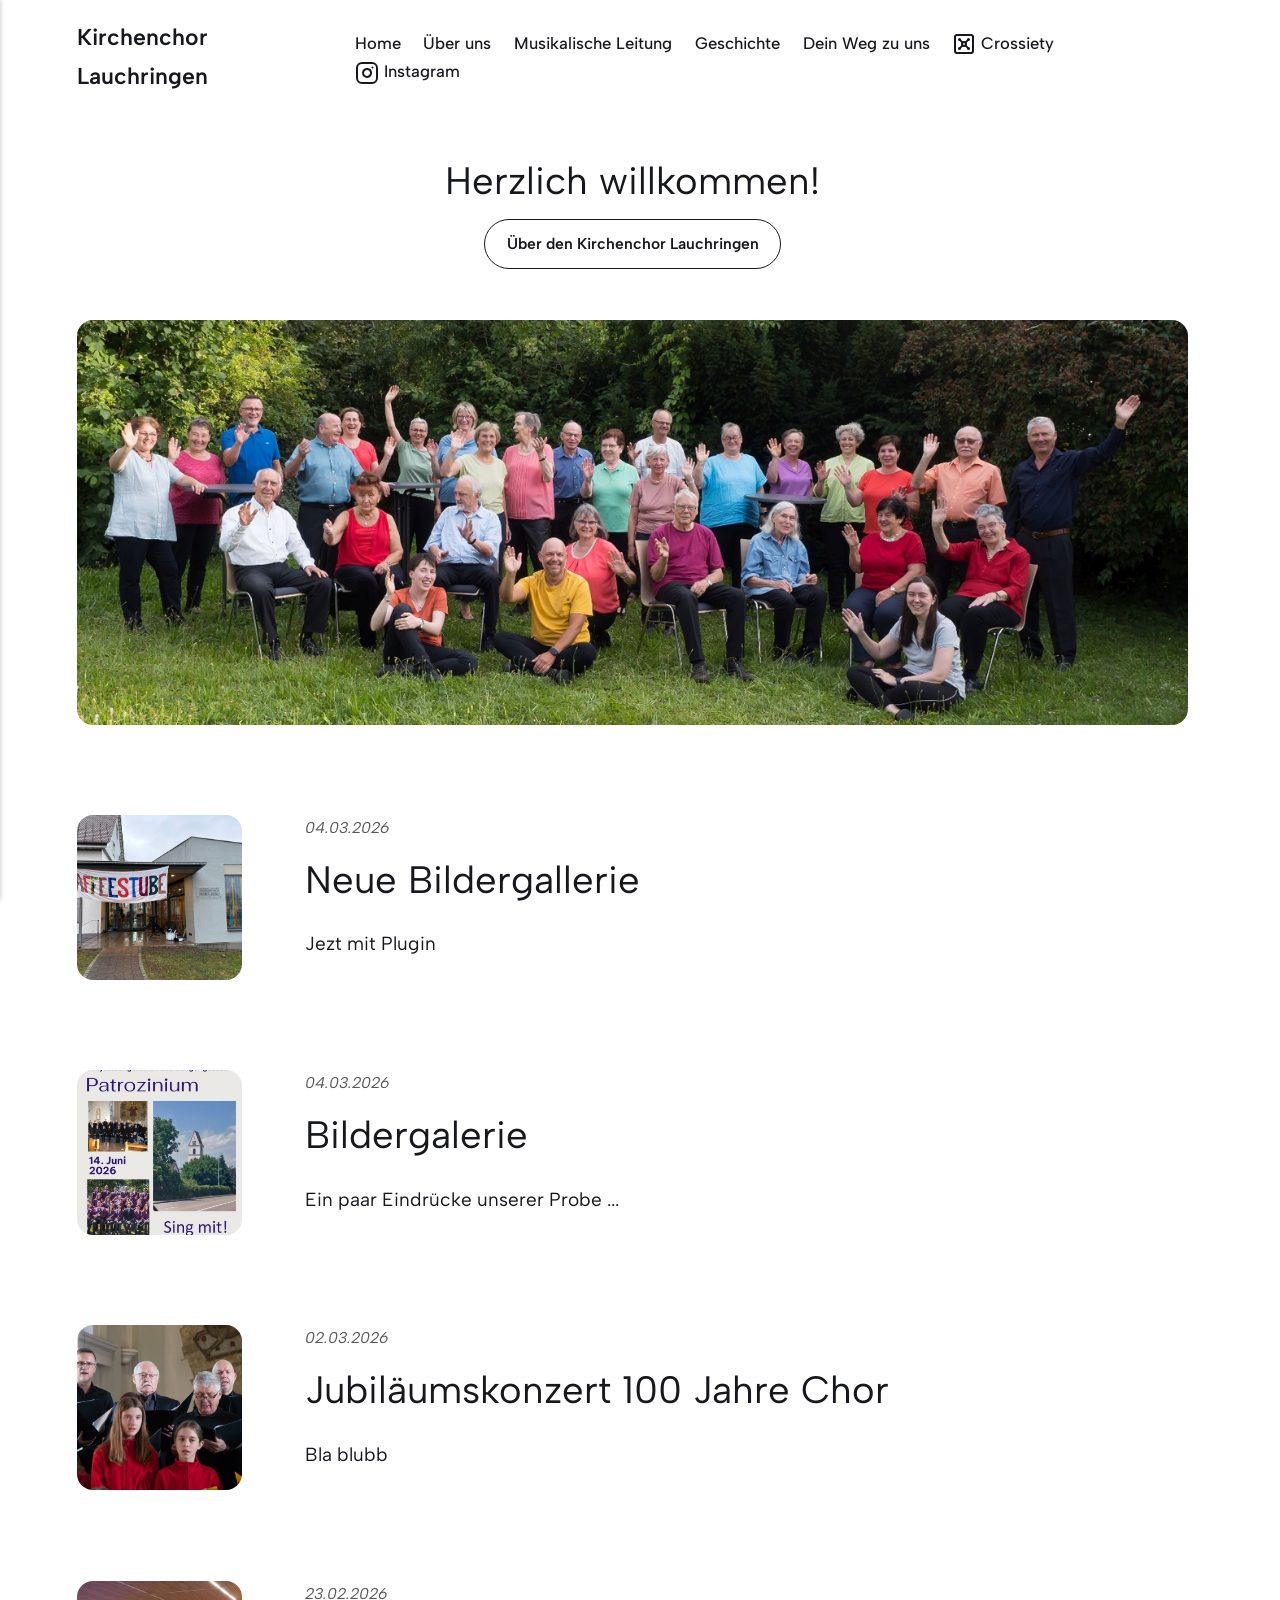
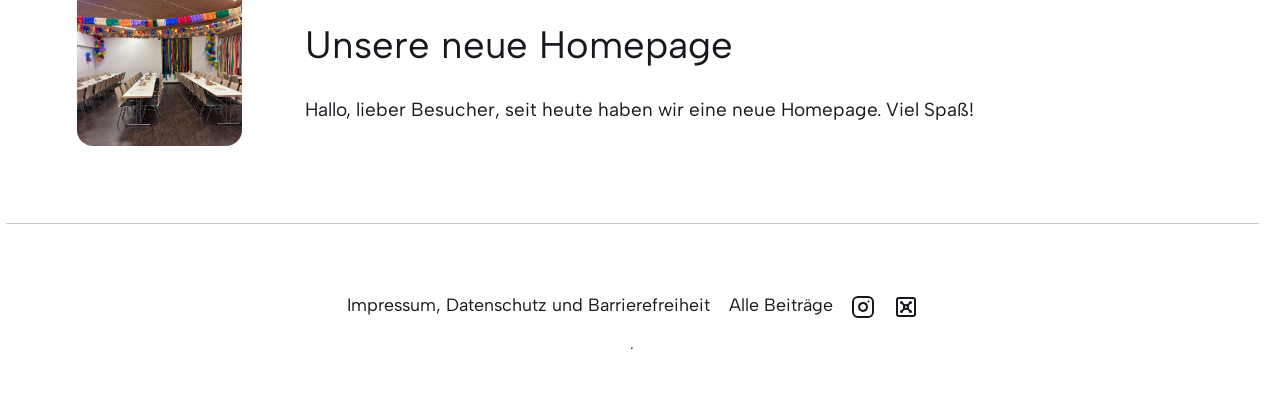
<file: index.html>
<!DOCTYPE html><html lang="de"><head><meta charset="utf-8"><meta http-equiv="X-UA-Compatible" content="IE=edge"><meta name="viewport" content="width=device-width,initial-scale=1"><title>Kirchenchor Lauchringen</title><meta name="generator" content="Publii Open-Source CMS for Static Site"><link rel="canonical" href="https://halli77.github.io/kiko2/"><link rel="alternate" type="application/atom+xml" href="https://halli77.github.io/kiko2/feed.xml" title="Kirchenchor Lauchringen - RSS"><link rel="alternate" type="application/json" href="https://halli77.github.io/kiko2/feed.json" title="Kirchenchor Lauchringen - JSON"><meta property="og:title" content="Kirchenchor Lauchringen"><meta property="og:site_name" content="Kirchenchor Lauchringen"><meta property="og:description" content=""><meta property="og:url" content="https://halli77.github.io/kiko2/"><meta property="og:type" content="website"><link rel="preload" href="https://halli77.github.io/kiko2/assets/dynamic/fonts/albertsans/albertsans.woff2" as="font" type="font/woff2" crossorigin><link rel="preload" href="https://halli77.github.io/kiko2/assets/dynamic/fonts/albertsans/albertsans-italic.woff2" as="font" type="font/woff2" crossorigin><link rel="stylesheet" href="https://halli77.github.io/kiko2/assets/css/style.css?v=4a1cf4ec96d9032c181d63408dd0910d"><script type="application/ld+json">{"@context":"http://schema.org","@type":"Organization","name":"Kirchenchor Lauchringen","url":"https://halli77.github.io/kiko2/"}</script><noscript><style>img[loading] {
                    opacity: 1;
                }</style></noscript><style>.li{fill:none;stroke-linecap:round;stroke-linejoin:round;vertical-align:middle}</style></head><body class="home-template"><header class="top js-header"><a class="logo" href="https://halli77.github.io/kiko2/">Kirchenchor Lauchringen</a><nav class="navbar js-navbar"><button class="navbar__toggle js-toggle" aria-label="Menu" aria-haspopup="true" aria-expanded="false"><span class="navbar__toggle-box"><span class="navbar__toggle-inner">Menu</span></span></button><ul class="navbar__menu"><li class="active"><a href="https://halli77.github.io/kiko2/" target="_self">Home</a></li><li><a href="https://halli77.github.io/kiko2/unser-chor.html" target="_self">Über uns</a></li><li><a href="https://halli77.github.io/kiko2/die-chorleitung.html" target="_self">Musikalische Leitung</a></li><li><a href="https://halli77.github.io/kiko2/unsere-geschichte.html" target="_self">Geschichte</a></li><li><a href="https://halli77.github.io/kiko2/kontakt.html" target="_self">Dein Weg zu uns</a></li><li><a href="https://crossiety.app/groups/14227/posts" title="Crossiety" target="_blank"><svg class="li li-vault" width="24px" height="24px" fill="none" stroke="currentColor" stroke-width="2" viewBox="0 0 24 24"><g><rect width="18" height="18" x="3" y="3" rx="2"/><circle cx="7.5" cy="7.5" r=".5" fill="currentColor"/><path d="m7.9 7.9 2.7 2.7"/><circle cx="16.5" cy="7.5" r=".5" fill="currentColor"/><path d="m13.4 10.6 2.7-2.7"/><circle cx="7.5" cy="16.5" r=".5" fill="currentColor"/><path d="m7.9 16.1 2.7-2.7"/><circle cx="16.5" cy="16.5" r=".5" fill="currentColor"/><path d="m13.4 13.4 2.7 2.7"/><circle cx="12" cy="12" r="2"/></g></svg> Crossiety</a></li><li><a href="https://instagram.com/kirchenchor.lauchringen" title="Instagram" target="_blank"><svg class="li li-instagram" width="24px" height="24px" fill="none" stroke="currentColor" stroke-width="2" viewBox="0 0 24 24"><g><rect width="20" height="20" x="2" y="2" rx="5" ry="5"/><path d="M16 11.37A4 4 0 1 1 12.63 8 4 4 0 0 1 16 11.37M17.5 6.5h.01"/></g></svg> Instagram</a></li></ul></nav></header><main><div class="hero"><header class="hero__content hero__content--centered"><div class="wrapper"><h2>Herzlich willkommen!</h2><p><a href="./unser-chor.html" class="btn">Über den Kirchenchor Lauchringen</a></p></div></header><figure class="hero__image"><div class="hero__image-wrapper"><img src="https://halli77.github.io/kiko2/media/website/gruppenbild_winken.jpeg" srcset="https://halli77.github.io/kiko2/media/website/responsive/gruppenbild_winken-xs.webp 640w, https://halli77.github.io/kiko2/media/website/responsive/gruppenbild_winken-sm.webp 768w, https://halli77.github.io/kiko2/media/website/responsive/gruppenbild_winken-md.webp 1024w, https://halli77.github.io/kiko2/media/website/responsive/gruppenbild_winken-lg.webp 1366w, https://halli77.github.io/kiko2/media/website/responsive/gruppenbild_winken-xl.webp 1600w, https://halli77.github.io/kiko2/media/website/responsive/gruppenbild_winken-2xl.webp 1920w" sizes="88vw" loading="eager" width="1600" height="784" alt=""></div></figure></div><div class="wrapper feed"><article class="feed__item"><figure class="feed__image"><img src="https://halli77.github.io/kiko2/media/posts/11/IMG_8255.jpeg" srcset="https://halli77.github.io/kiko2/media/posts/11/responsive/IMG_8255-xs.webp 640w, https://halli77.github.io/kiko2/media/posts/11/responsive/IMG_8255-sm.webp 768w, https://halli77.github.io/kiko2/media/posts/11/responsive/IMG_8255-md.webp 1024w" sizes="(min-width: 600px) calc(4.38vw + 143px), 87.86vw" loading="lazy" height="3024" width="4032" alt=""></figure><div class="feed__content"><header><div class="feed__meta"><time datetime="2026-03-04T11:24" class="feed__date">04.03.2026</time></div><h2 class="feed__title"><a href="https://halli77.github.io/kiko2/neue-bildergallerie.html">Neue Bildergallerie</a></h2></header><p>Jezt mit Plugin</p></div></article><article class="feed__item"><figure class="feed__image"><img src="https://halli77.github.io/kiko2/media/posts/10/8500AC7E-CC5B-41E7-93D7-3D6EBF77DC75.png" srcset="https://halli77.github.io/kiko2/media/posts/10/responsive/8500AC7E-CC5B-41E7-93D7-3D6EBF77DC75-xs.webp 640w, https://halli77.github.io/kiko2/media/posts/10/responsive/8500AC7E-CC5B-41E7-93D7-3D6EBF77DC75-sm.webp 768w, https://halli77.github.io/kiko2/media/posts/10/responsive/8500AC7E-CC5B-41E7-93D7-3D6EBF77DC75-md.webp 1024w" sizes="(min-width: 600px) calc(4.38vw + 143px), 87.86vw" loading="lazy" height="1350" width="1080" alt=""></figure><div class="feed__content"><header><div class="feed__meta"><time datetime="2026-03-04T11:11" class="feed__date">04.03.2026</time></div><h2 class="feed__title"><a href="https://halli77.github.io/kiko2/bildergalerie.html">Bildergalerie</a></h2></header><p>Ein paar Eindrücke unserer Probe ...</p></div></article><article class="feed__item"><figure class="feed__image"><img src="https://halli77.github.io/kiko2/media/posts/9/PA270075_1.jpg" srcset="https://halli77.github.io/kiko2/media/posts/9/responsive/PA270075_1-xs.webp 640w, https://halli77.github.io/kiko2/media/posts/9/responsive/PA270075_1-sm.webp 768w, https://halli77.github.io/kiko2/media/posts/9/responsive/PA270075_1-md.webp 1024w" sizes="(min-width: 600px) calc(4.38vw + 143px), 87.86vw" loading="lazy" height="3888" width="5184" alt=""></figure><div class="feed__content"><header><div class="feed__meta"><time datetime="2026-03-02T09:30" class="feed__date">02.03.2026</time></div><h2 class="feed__title"><a href="https://halli77.github.io/kiko2/jubilaeumskonzert-100-jahre-chor.html">Jubiläumskonzert 100 Jahre Chor</a></h2></header><p>Bla blubb</p></div></article><article class="feed__item"><figure class="feed__image"><img src="https://halli77.github.io/kiko2/media/posts/2/IMG_8208.jpeg" srcset="https://halli77.github.io/kiko2/media/posts/2/responsive/IMG_8208-xs.webp 640w, https://halli77.github.io/kiko2/media/posts/2/responsive/IMG_8208-sm.webp 768w, https://halli77.github.io/kiko2/media/posts/2/responsive/IMG_8208-md.webp 1024w" sizes="(min-width: 600px) calc(4.38vw + 143px), 87.86vw" loading="lazy" height="3024" width="4032" alt=""></figure><div class="feed__content"><header><div class="feed__meta"><time datetime="2026-02-23T15:54" class="feed__date">23.02.2026</time></div><h2 class="feed__title"><a href="https://halli77.github.io/kiko2/unsere-neue-homepage.html">Unsere neue Homepage</a></h2></header><p>Hallo, lieber Besucher, seit heute haben wir eine neue Homepage. Viel Spaß!</p></div></article></div></main><footer class="footer"><div class="wrapper"><nav class="footer__nav"><ul><li><a href="https://halli77.github.io/kiko2/impressum.html" class="al" target="_self">Impressum, Datenschutz und Barrierefreiheit</a></li><li><a href="https://halli77.github.io/kiko2/" class="al" target="_self">Alle Beiträge</a></li><li><a href="https://instagram.com/kirchenchor.lauchringen" class="al" title="Instagram" target="_blank"><svg class="li li-instagram" width="24px" height="24px" fill="none" stroke="currentColor" stroke-width="2" viewBox="0 0 24 24"><g><rect width="20" height="20" x="2" y="2" rx="5" ry="5"/><path d="M16 11.37A4 4 0 1 1 12.63 8 4 4 0 0 1 16 11.37M17.5 6.5h.01"/></g></svg></a></li><li><a href="https://crossiety.app/groups/14227/posts" class="al" title="Crossiety" target="_blank"><svg class="li li-vault" width="24px" height="24px" fill="none" stroke="currentColor" stroke-width="2" viewBox="0 0 24 24"><g><rect width="18" height="18" x="3" y="3" rx="2"/><circle cx="7.5" cy="7.5" r=".5" fill="currentColor"/><path d="m7.9 7.9 2.7 2.7"/><circle cx="16.5" cy="7.5" r=".5" fill="currentColor"/><path d="m13.4 10.6 2.7-2.7"/><circle cx="7.5" cy="16.5" r=".5" fill="currentColor"/><path d="m7.9 16.1 2.7-2.7"/><circle cx="16.5" cy="16.5" r=".5" fill="currentColor"/><path d="m13.4 13.4 2.7 2.7"/><circle cx="12" cy="12" r="2"/></g></svg></a></li></ul></nav><div class="footer__copyright"><p>.</p></div><button id="backToTop" class="footer__bttop" aria-label="Back to top" title="Back to top"><svg width="20" height="20"><use xlink:href="https://halli77.github.io/kiko2/assets/svg/svg-map.svg#toparrow"/></svg></button></div></footer><script defer="defer" src="https://halli77.github.io/kiko2/assets/js/scripts.min.js?v=5b281635e15390808bf7c16849a842a6"></script><script>window.publiiThemeMenuConfig={mobileMenuMode:'sidebar',animationSpeed:300,submenuWidth: 'auto',doubleClickTime:500,mobileMenuExpandableSubmenus:true,relatedContainerForOverlayMenuSelector:'.top'};</script><script>var images = document.querySelectorAll('img[loading]');
        for (var i = 0; i < images.length; i++) {
            if (images[i].complete) {
                images[i].classList.add('is-loaded');
            } else {
                images[i].addEventListener('load', function () {
                    this.classList.add('is-loaded');
                }, false);
            }
        }</script></body></html>
</file>
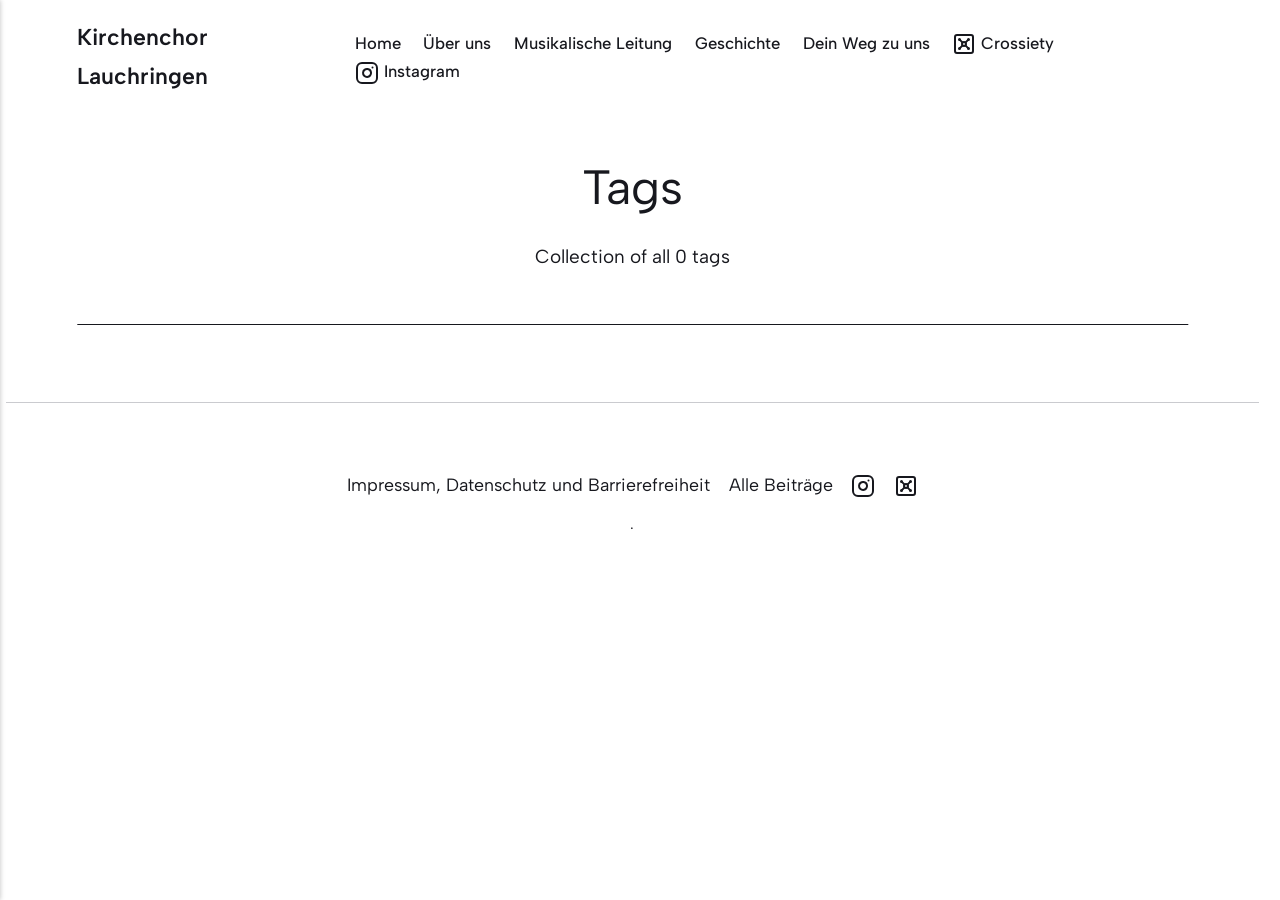
<file: tags/index.html>
<!DOCTYPE html><html lang="de"><head><meta charset="utf-8"><meta http-equiv="X-UA-Compatible" content="IE=edge"><meta name="viewport" content="width=device-width,initial-scale=1"><title>All tags - Kirchenchor Lauchringen</title><meta name="robots" content="noindex, follow"><meta name="generator" content="Publii Open-Source CMS for Static Site"><link rel="alternate" type="application/atom+xml" href="https://halli77.github.io/kiko2/feed.xml" title="Kirchenchor Lauchringen - RSS"><link rel="alternate" type="application/json" href="https://halli77.github.io/kiko2/feed.json" title="Kirchenchor Lauchringen - JSON"><meta property="og:title" content="Kirchenchor Lauchringen"><meta property="og:site_name" content="Kirchenchor Lauchringen"><meta property="og:description" content=""><meta property="og:url" content="https://halli77.github.io/kiko2/tags/"><meta property="og:type" content="website"><link rel="preload" href="https://halli77.github.io/kiko2/assets/dynamic/fonts/albertsans/albertsans.woff2" as="font" type="font/woff2" crossorigin><link rel="preload" href="https://halli77.github.io/kiko2/assets/dynamic/fonts/albertsans/albertsans-italic.woff2" as="font" type="font/woff2" crossorigin><link rel="stylesheet" href="https://halli77.github.io/kiko2/assets/css/style.css?v=4a1cf4ec96d9032c181d63408dd0910d"><script type="application/ld+json">{"@context":"http://schema.org","@type":"Organization","name":"Kirchenchor Lauchringen","url":"https://halli77.github.io/kiko2/"}</script><noscript><style>img[loading] {
                    opacity: 1;
                }</style></noscript><style>.li{fill:none;stroke-linecap:round;stroke-linejoin:round;vertical-align:middle}</style></head><body class="tags-template"><header class="top js-header"><a class="logo" href="https://halli77.github.io/kiko2/">Kirchenchor Lauchringen</a><nav class="navbar js-navbar"><button class="navbar__toggle js-toggle" aria-label="Menu" aria-haspopup="true" aria-expanded="false"><span class="navbar__toggle-box"><span class="navbar__toggle-inner">Menu</span></span></button><ul class="navbar__menu"><li><a href="https://halli77.github.io/kiko2/" target="_self">Home</a></li><li><a href="https://halli77.github.io/kiko2/unser-chor.html" target="_self">Über uns</a></li><li><a href="https://halli77.github.io/kiko2/die-chorleitung.html" target="_self">Musikalische Leitung</a></li><li><a href="https://halli77.github.io/kiko2/unsere-geschichte.html" target="_self">Geschichte</a></li><li><a href="https://halli77.github.io/kiko2/kontakt.html" target="_self">Dein Weg zu uns</a></li><li><a href="https://crossiety.app/groups/14227/posts" title="Crossiety" target="_blank"><svg class="li li-vault" width="24px" height="24px" fill="none" stroke="currentColor" stroke-width="2" viewBox="0 0 24 24"><g><rect width="18" height="18" x="3" y="3" rx="2"/><circle cx="7.5" cy="7.5" r=".5" fill="currentColor"/><path d="m7.9 7.9 2.7 2.7"/><circle cx="16.5" cy="7.5" r=".5" fill="currentColor"/><path d="m13.4 10.6 2.7-2.7"/><circle cx="7.5" cy="16.5" r=".5" fill="currentColor"/><path d="m7.9 16.1 2.7-2.7"/><circle cx="16.5" cy="16.5" r=".5" fill="currentColor"/><path d="m13.4 13.4 2.7 2.7"/><circle cx="12" cy="12" r="2"/></g></svg> Crossiety</a></li><li><a href="https://instagram.com/kirchenchor.lauchringen" title="Instagram" target="_blank"><svg class="li li-instagram" width="24px" height="24px" fill="none" stroke="currentColor" stroke-width="2" viewBox="0 0 24 24"><g><rect width="20" height="20" x="2" y="2" rx="5" ry="5"/><path d="M16 11.37A4 4 0 1 1 12.63 8 4 4 0 0 1 16 11.37M17.5 6.5h.01"/></g></svg> Instagram</a></li></ul></nav></header><main class="page page--tags"><div class="hero hero--noimage"><header class="hero__content hero__content--centered"><div class="wrapper"><h1>Tags</h1><p class="page__desc">Collection of all 0 tags</p></div></header></div><div class="wrapper"><ul class="feed feed--grid"></ul></div></main><footer class="footer"><div class="wrapper"><nav class="footer__nav"><ul><li><a href="https://halli77.github.io/kiko2/impressum.html" class="al" target="_self">Impressum, Datenschutz und Barrierefreiheit</a></li><li><a href="https://halli77.github.io/kiko2/" class="al" target="_self">Alle Beiträge</a></li><li><a href="https://instagram.com/kirchenchor.lauchringen" class="al" title="Instagram" target="_blank"><svg class="li li-instagram" width="24px" height="24px" fill="none" stroke="currentColor" stroke-width="2" viewBox="0 0 24 24"><g><rect width="20" height="20" x="2" y="2" rx="5" ry="5"/><path d="M16 11.37A4 4 0 1 1 12.63 8 4 4 0 0 1 16 11.37M17.5 6.5h.01"/></g></svg></a></li><li><a href="https://crossiety.app/groups/14227/posts" class="al" title="Crossiety" target="_blank"><svg class="li li-vault" width="24px" height="24px" fill="none" stroke="currentColor" stroke-width="2" viewBox="0 0 24 24"><g><rect width="18" height="18" x="3" y="3" rx="2"/><circle cx="7.5" cy="7.5" r=".5" fill="currentColor"/><path d="m7.9 7.9 2.7 2.7"/><circle cx="16.5" cy="7.5" r=".5" fill="currentColor"/><path d="m13.4 10.6 2.7-2.7"/><circle cx="7.5" cy="16.5" r=".5" fill="currentColor"/><path d="m7.9 16.1 2.7-2.7"/><circle cx="16.5" cy="16.5" r=".5" fill="currentColor"/><path d="m13.4 13.4 2.7 2.7"/><circle cx="12" cy="12" r="2"/></g></svg></a></li></ul></nav><div class="footer__copyright"><p>.</p></div><button id="backToTop" class="footer__bttop" aria-label="Back to top" title="Back to top"><svg width="20" height="20"><use xlink:href="https://halli77.github.io/kiko2/assets/svg/svg-map.svg#toparrow"/></svg></button></div></footer><script defer="defer" src="https://halli77.github.io/kiko2/assets/js/scripts.min.js?v=5b281635e15390808bf7c16849a842a6"></script><script>window.publiiThemeMenuConfig={mobileMenuMode:'sidebar',animationSpeed:300,submenuWidth: 'auto',doubleClickTime:500,mobileMenuExpandableSubmenus:true,relatedContainerForOverlayMenuSelector:'.top'};</script><script>var images = document.querySelectorAll('img[loading]');
        for (var i = 0; i < images.length; i++) {
            if (images[i].complete) {
                images[i].classList.add('is-loaded');
            } else {
                images[i].addEventListener('load', function () {
                    this.classList.add('is-loaded');
                }, false);
            }
        }</script></body></html>
</file>
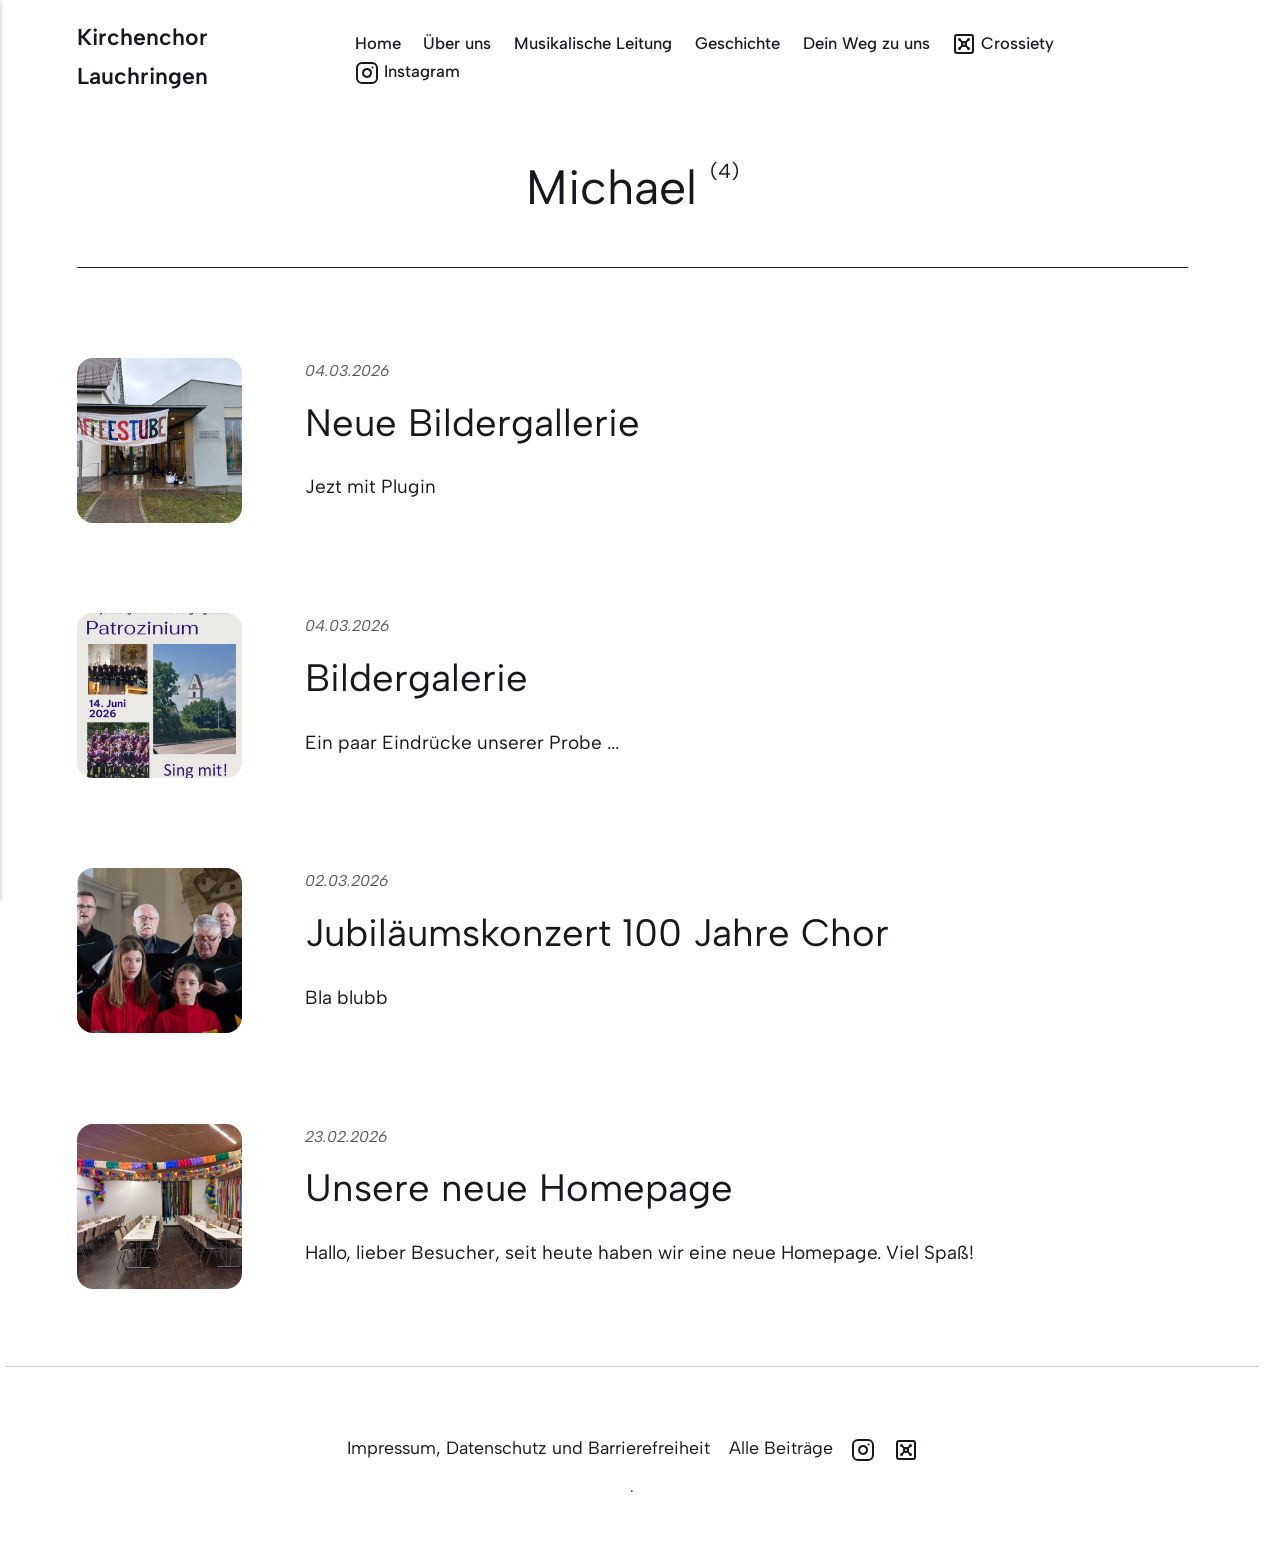
<file: authors/michael/index.html>
<!DOCTYPE html><html lang="de"><head><meta charset="utf-8"><meta http-equiv="X-UA-Compatible" content="IE=edge"><meta name="viewport" content="width=device-width,initial-scale=1"><title>Author: Michael - Kirchenchor Lauchringen</title><meta name="robots" content="noindex, follow"><meta name="generator" content="Publii Open-Source CMS for Static Site"><link rel="alternate" type="application/atom+xml" href="https://halli77.github.io/kiko2/feed.xml" title="Kirchenchor Lauchringen - RSS"><link rel="alternate" type="application/json" href="https://halli77.github.io/kiko2/feed.json" title="Kirchenchor Lauchringen - JSON"><meta property="og:title" content="Michael"><meta property="og:site_name" content="Kirchenchor Lauchringen"><meta property="og:description" content=""><meta property="og:url" content="https://halli77.github.io/kiko2/authors/michael/"><meta property="og:type" content="website"><link rel="preload" href="https://halli77.github.io/kiko2/assets/dynamic/fonts/albertsans/albertsans.woff2" as="font" type="font/woff2" crossorigin><link rel="preload" href="https://halli77.github.io/kiko2/assets/dynamic/fonts/albertsans/albertsans-italic.woff2" as="font" type="font/woff2" crossorigin><link rel="stylesheet" href="https://halli77.github.io/kiko2/assets/css/style.css?v=4a1cf4ec96d9032c181d63408dd0910d"><script type="application/ld+json">{"@context":"http://schema.org","@type":"Organization","name":"Kirchenchor Lauchringen","url":"https://halli77.github.io/kiko2/"}</script><noscript><style>img[loading] {
                    opacity: 1;
                }</style></noscript><style>.li{fill:none;stroke-linecap:round;stroke-linejoin:round;vertical-align:middle}</style></head><body class="author-template"><header class="top js-header"><a class="logo" href="https://halli77.github.io/kiko2/">Kirchenchor Lauchringen</a><nav class="navbar js-navbar"><button class="navbar__toggle js-toggle" aria-label="Menu" aria-haspopup="true" aria-expanded="false"><span class="navbar__toggle-box"><span class="navbar__toggle-inner">Menu</span></span></button><ul class="navbar__menu"><li><a href="https://halli77.github.io/kiko2/" target="_self">Home</a></li><li><a href="https://halli77.github.io/kiko2/unser-chor.html" target="_self">Über uns</a></li><li><a href="https://halli77.github.io/kiko2/die-chorleitung.html" target="_self">Musikalische Leitung</a></li><li><a href="https://halli77.github.io/kiko2/unsere-geschichte.html" target="_self">Geschichte</a></li><li><a href="https://halli77.github.io/kiko2/kontakt.html" target="_self">Dein Weg zu uns</a></li><li><a href="https://crossiety.app/groups/14227/posts" title="Crossiety" target="_blank"><svg class="li li-vault" width="24px" height="24px" fill="none" stroke="currentColor" stroke-width="2" viewBox="0 0 24 24"><g><rect width="18" height="18" x="3" y="3" rx="2"/><circle cx="7.5" cy="7.5" r=".5" fill="currentColor"/><path d="m7.9 7.9 2.7 2.7"/><circle cx="16.5" cy="7.5" r=".5" fill="currentColor"/><path d="m13.4 10.6 2.7-2.7"/><circle cx="7.5" cy="16.5" r=".5" fill="currentColor"/><path d="m7.9 16.1 2.7-2.7"/><circle cx="16.5" cy="16.5" r=".5" fill="currentColor"/><path d="m13.4 13.4 2.7 2.7"/><circle cx="12" cy="12" r="2"/></g></svg> Crossiety</a></li><li><a href="https://instagram.com/kirchenchor.lauchringen" title="Instagram" target="_blank"><svg class="li li-instagram" width="24px" height="24px" fill="none" stroke="currentColor" stroke-width="2" viewBox="0 0 24 24"><g><rect width="20" height="20" x="2" y="2" rx="5" ry="5"/><path d="M16 11.37A4 4 0 1 1 12.63 8 4 4 0 0 1 16 11.37M17.5 6.5h.01"/></g></svg> Instagram</a></li></ul></nav></header><main class="page page--author"><div class="hero hero--noimage"><header class="hero__content hero__content--centered"><div class="wrapper"><div><h1>Michael <sup>(4)</sup></h1></div></div></header></div><div class="wrapper feed"><article class="feed__item"><figure class="feed__image"><img src="https://halli77.github.io/kiko2/media/posts/11/IMG_8255.jpeg" srcset="https://halli77.github.io/kiko2/media/posts/11/responsive/IMG_8255-xs.webp 640w, https://halli77.github.io/kiko2/media/posts/11/responsive/IMG_8255-sm.webp 768w, https://halli77.github.io/kiko2/media/posts/11/responsive/IMG_8255-md.webp 1024w" sizes="(min-width: 600px) calc(4.38vw + 143px), 87.86vw" loading="lazy" height="3024" width="4032" alt=""></figure><div class="feed__content"><header><div class="feed__meta"><time datetime="2026-03-04T11:24" class="feed__date">04.03.2026</time></div><h2 class="feed__title"><a href="https://halli77.github.io/kiko2/neue-bildergallerie.html">Neue Bildergallerie</a></h2></header><p>Jezt mit Plugin</p></div></article><article class="feed__item"><figure class="feed__image"><img src="https://halli77.github.io/kiko2/media/posts/10/8500AC7E-CC5B-41E7-93D7-3D6EBF77DC75.png" srcset="https://halli77.github.io/kiko2/media/posts/10/responsive/8500AC7E-CC5B-41E7-93D7-3D6EBF77DC75-xs.webp 640w, https://halli77.github.io/kiko2/media/posts/10/responsive/8500AC7E-CC5B-41E7-93D7-3D6EBF77DC75-sm.webp 768w, https://halli77.github.io/kiko2/media/posts/10/responsive/8500AC7E-CC5B-41E7-93D7-3D6EBF77DC75-md.webp 1024w" sizes="(min-width: 600px) calc(4.38vw + 143px), 87.86vw" loading="lazy" height="1350" width="1080" alt=""></figure><div class="feed__content"><header><div class="feed__meta"><time datetime="2026-03-04T11:11" class="feed__date">04.03.2026</time></div><h2 class="feed__title"><a href="https://halli77.github.io/kiko2/bildergalerie.html">Bildergalerie</a></h2></header><p>Ein paar Eindrücke unserer Probe ...</p></div></article><article class="feed__item"><figure class="feed__image"><img src="https://halli77.github.io/kiko2/media/posts/9/PA270075_1.jpg" srcset="https://halli77.github.io/kiko2/media/posts/9/responsive/PA270075_1-xs.webp 640w, https://halli77.github.io/kiko2/media/posts/9/responsive/PA270075_1-sm.webp 768w, https://halli77.github.io/kiko2/media/posts/9/responsive/PA270075_1-md.webp 1024w" sizes="(min-width: 600px) calc(4.38vw + 143px), 87.86vw" loading="lazy" height="3888" width="5184" alt=""></figure><div class="feed__content"><header><div class="feed__meta"><time datetime="2026-03-02T09:30" class="feed__date">02.03.2026</time></div><h2 class="feed__title"><a href="https://halli77.github.io/kiko2/jubilaeumskonzert-100-jahre-chor.html">Jubiläumskonzert 100 Jahre Chor</a></h2></header><p>Bla blubb</p></div></article><article class="feed__item"><figure class="feed__image"><img src="https://halli77.github.io/kiko2/media/posts/2/IMG_8208.jpeg" srcset="https://halli77.github.io/kiko2/media/posts/2/responsive/IMG_8208-xs.webp 640w, https://halli77.github.io/kiko2/media/posts/2/responsive/IMG_8208-sm.webp 768w, https://halli77.github.io/kiko2/media/posts/2/responsive/IMG_8208-md.webp 1024w" sizes="(min-width: 600px) calc(4.38vw + 143px), 87.86vw" loading="lazy" height="3024" width="4032" alt=""></figure><div class="feed__content"><header><div class="feed__meta"><time datetime="2026-02-23T15:54" class="feed__date">23.02.2026</time></div><h2 class="feed__title"><a href="https://halli77.github.io/kiko2/unsere-neue-homepage.html">Unsere neue Homepage</a></h2></header><p>Hallo, lieber Besucher, seit heute haben wir eine neue Homepage. Viel Spaß!</p></div></article></div></main><footer class="footer"><div class="wrapper"><nav class="footer__nav"><ul><li><a href="https://halli77.github.io/kiko2/impressum.html" class="al" target="_self">Impressum, Datenschutz und Barrierefreiheit</a></li><li><a href="https://halli77.github.io/kiko2/" class="al" target="_self">Alle Beiträge</a></li><li><a href="https://instagram.com/kirchenchor.lauchringen" class="al" title="Instagram" target="_blank"><svg class="li li-instagram" width="24px" height="24px" fill="none" stroke="currentColor" stroke-width="2" viewBox="0 0 24 24"><g><rect width="20" height="20" x="2" y="2" rx="5" ry="5"/><path d="M16 11.37A4 4 0 1 1 12.63 8 4 4 0 0 1 16 11.37M17.5 6.5h.01"/></g></svg></a></li><li><a href="https://crossiety.app/groups/14227/posts" class="al" title="Crossiety" target="_blank"><svg class="li li-vault" width="24px" height="24px" fill="none" stroke="currentColor" stroke-width="2" viewBox="0 0 24 24"><g><rect width="18" height="18" x="3" y="3" rx="2"/><circle cx="7.5" cy="7.5" r=".5" fill="currentColor"/><path d="m7.9 7.9 2.7 2.7"/><circle cx="16.5" cy="7.5" r=".5" fill="currentColor"/><path d="m13.4 10.6 2.7-2.7"/><circle cx="7.5" cy="16.5" r=".5" fill="currentColor"/><path d="m7.9 16.1 2.7-2.7"/><circle cx="16.5" cy="16.5" r=".5" fill="currentColor"/><path d="m13.4 13.4 2.7 2.7"/><circle cx="12" cy="12" r="2"/></g></svg></a></li></ul></nav><div class="footer__copyright"><p>.</p></div><button id="backToTop" class="footer__bttop" aria-label="Back to top" title="Back to top"><svg width="20" height="20"><use xlink:href="https://halli77.github.io/kiko2/assets/svg/svg-map.svg#toparrow"/></svg></button></div></footer><script defer="defer" src="https://halli77.github.io/kiko2/assets/js/scripts.min.js?v=5b281635e15390808bf7c16849a842a6"></script><script>window.publiiThemeMenuConfig={mobileMenuMode:'sidebar',animationSpeed:300,submenuWidth: 'auto',doubleClickTime:500,mobileMenuExpandableSubmenus:true,relatedContainerForOverlayMenuSelector:'.top'};</script><script>var images = document.querySelectorAll('img[loading]');
        for (var i = 0; i < images.length; i++) {
            if (images[i].complete) {
                images[i].classList.add('is-loaded');
            } else {
                images[i].addEventListener('load', function () {
                    this.classList.add('is-loaded');
                }, false);
            }
        }</script></body></html>
</file>
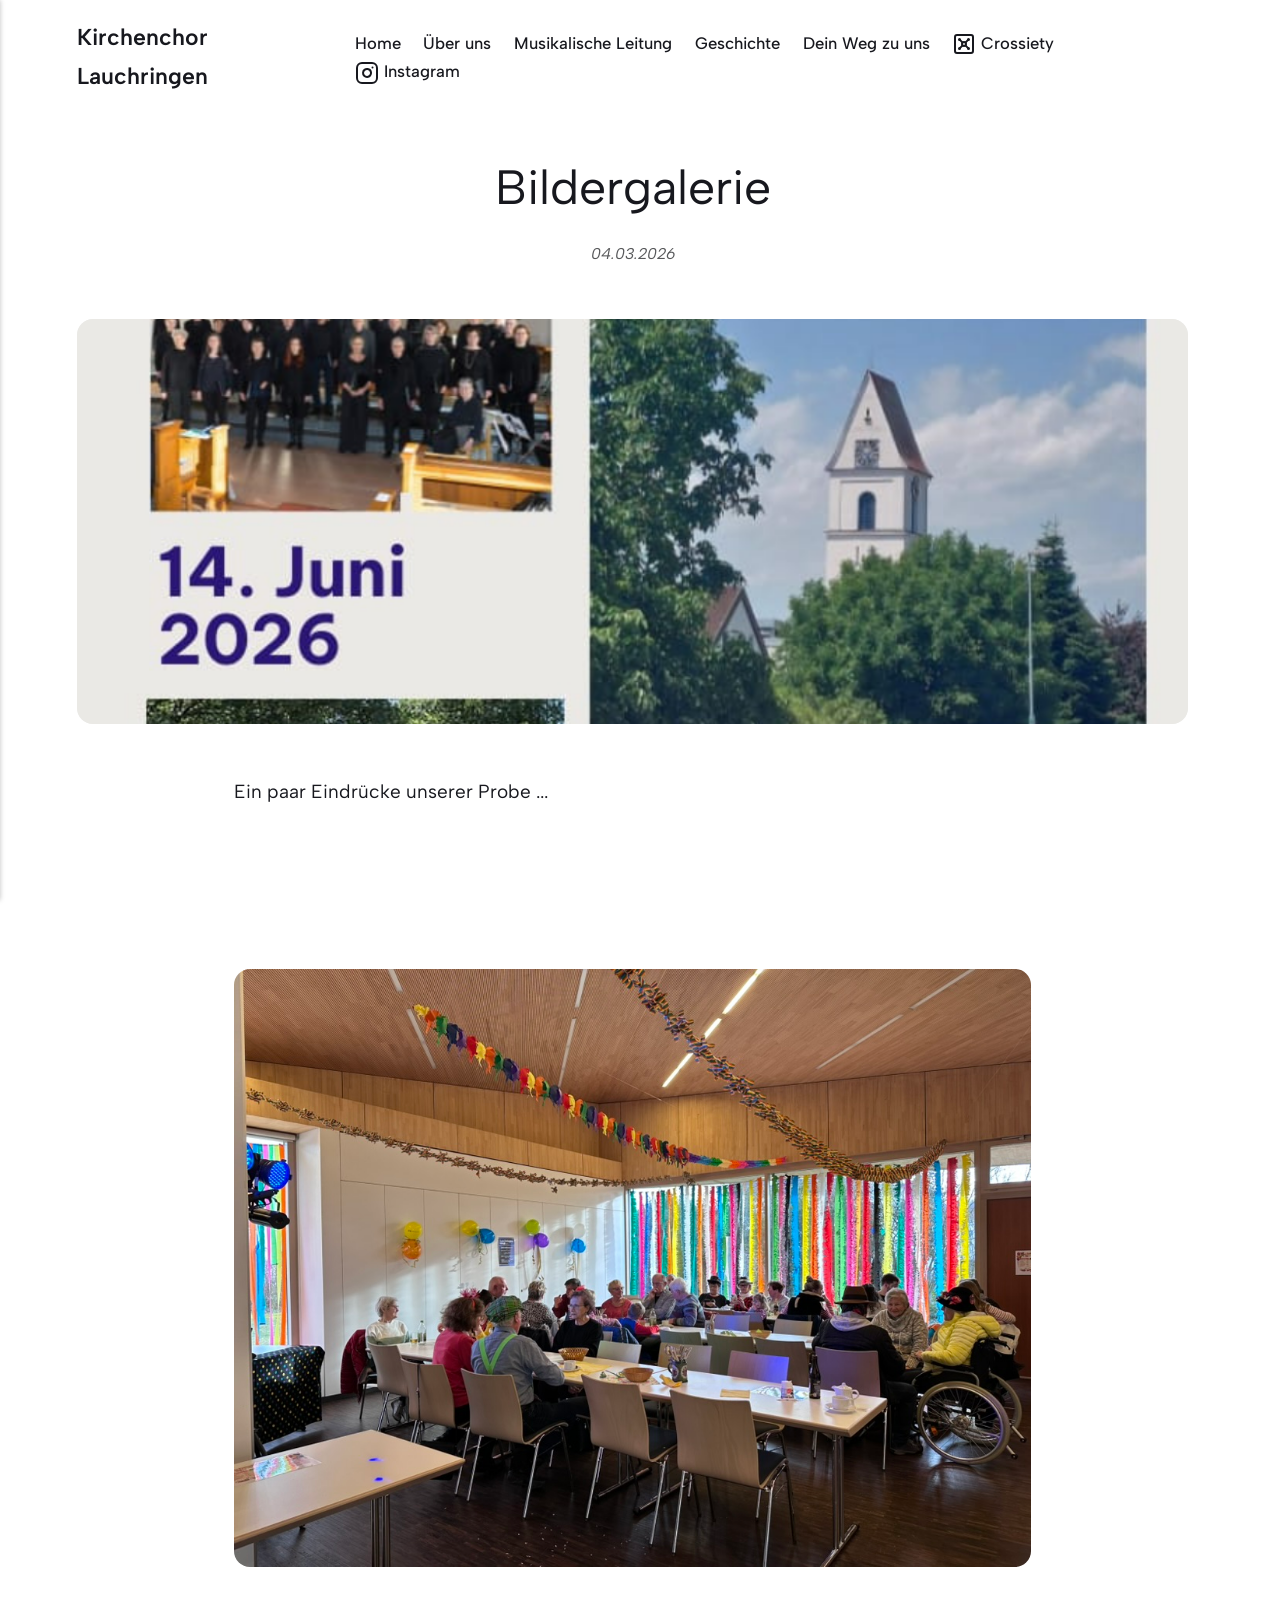
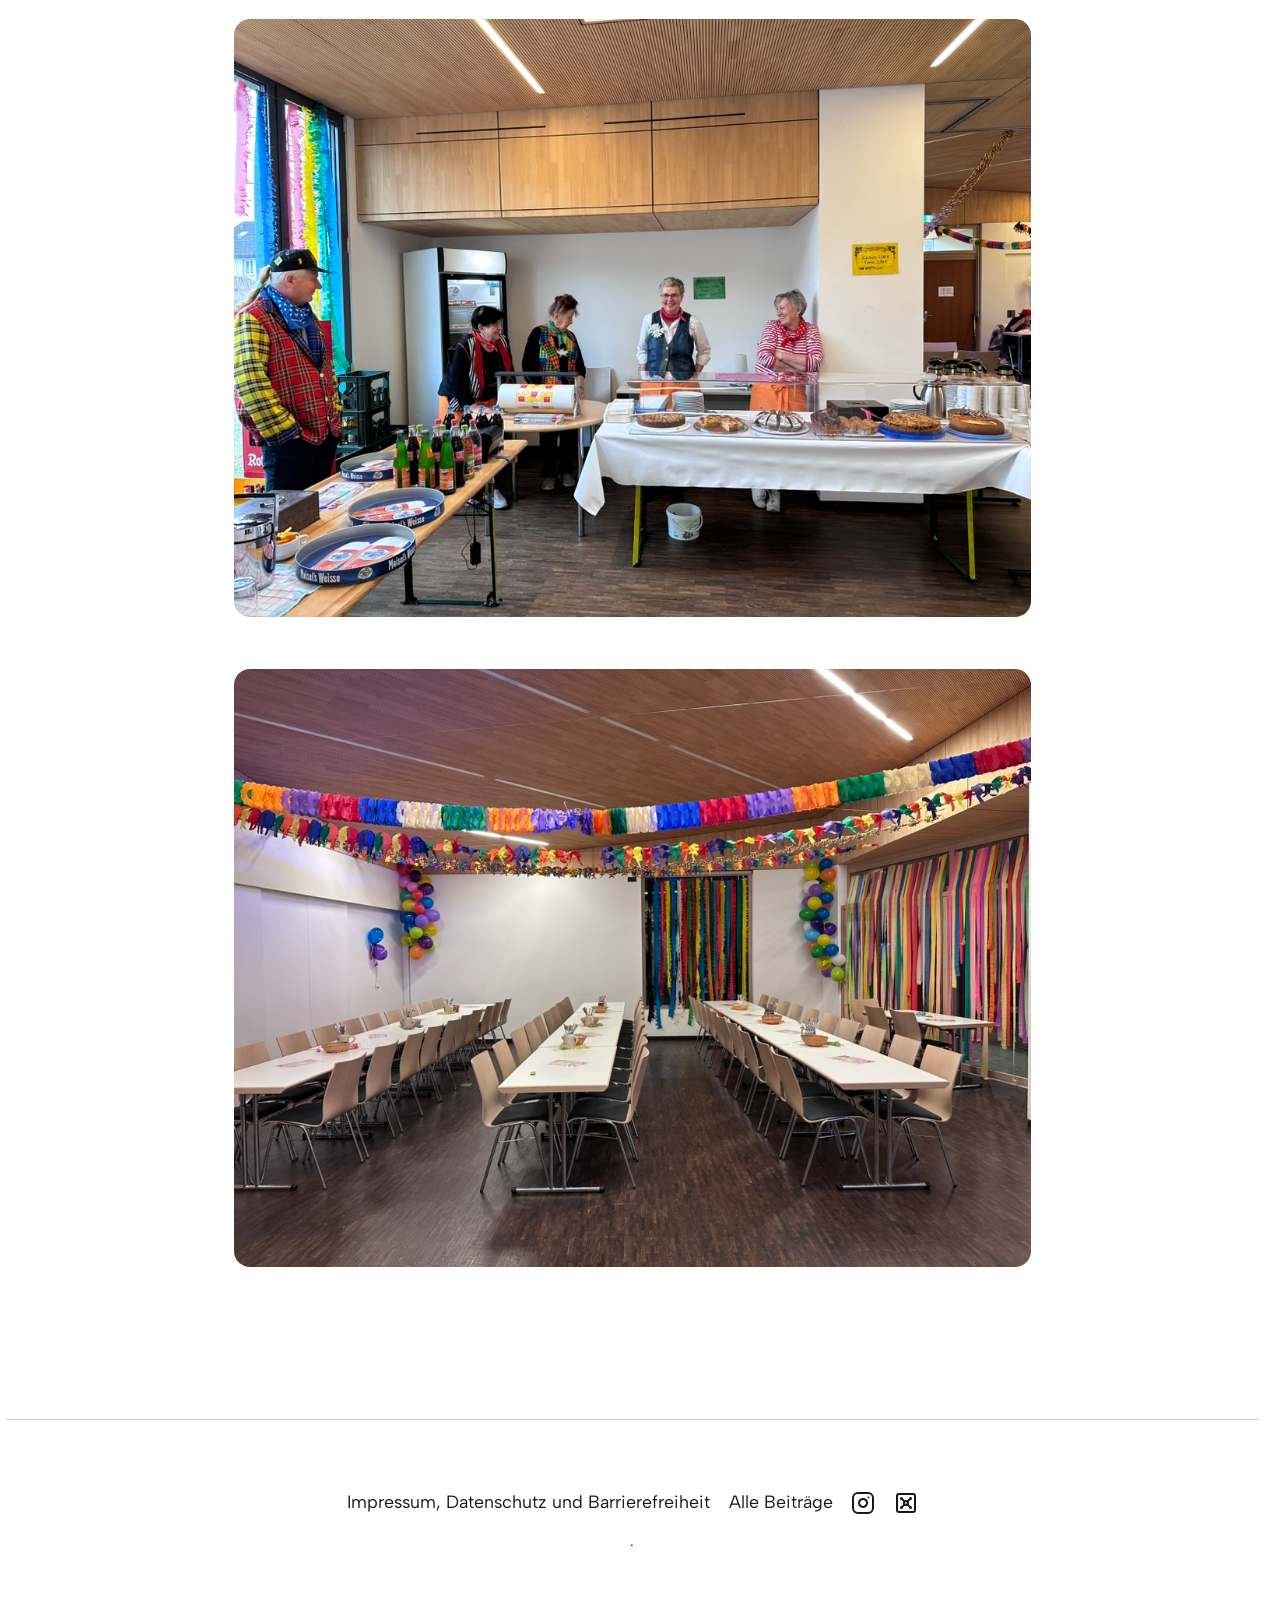
<file: bildergalerie.html>
<!DOCTYPE html><html lang="de"><head><meta charset="utf-8"><meta http-equiv="X-UA-Compatible" content="IE=edge"><meta name="viewport" content="width=device-width,initial-scale=1"><title>Bildergalerie - Kirchenchor Lauchringen</title><meta name="description" content="Ein paar Eindrücke unserer Probe ..."><meta name="generator" content="Publii Open-Source CMS for Static Site"><link rel="canonical" href="https://halli77.github.io/kiko2/bildergalerie.html"><link rel="alternate" type="application/atom+xml" href="https://halli77.github.io/kiko2/feed.xml" title="Kirchenchor Lauchringen - RSS"><link rel="alternate" type="application/json" href="https://halli77.github.io/kiko2/feed.json" title="Kirchenchor Lauchringen - JSON"><meta property="og:title" content="Bildergalerie"><meta property="og:image" content="https://halli77.github.io/kiko2/media/posts/10/8500AC7E-CC5B-41E7-93D7-3D6EBF77DC75.png"><meta property="og:image:width" content="1080"><meta property="og:image:height" content="1350"><meta property="og:site_name" content="Kirchenchor Lauchringen"><meta property="og:description" content="Ein paar Eindrücke unserer Probe ..."><meta property="og:url" content="https://halli77.github.io/kiko2/bildergalerie.html"><meta property="og:type" content="article"><link rel="preload" href="https://halli77.github.io/kiko2/assets/dynamic/fonts/albertsans/albertsans.woff2" as="font" type="font/woff2" crossorigin><link rel="preload" href="https://halli77.github.io/kiko2/assets/dynamic/fonts/albertsans/albertsans-italic.woff2" as="font" type="font/woff2" crossorigin><link rel="stylesheet" href="https://halli77.github.io/kiko2/assets/css/style.css?v=4a1cf4ec96d9032c181d63408dd0910d"><script type="application/ld+json">{"@context":"http://schema.org","@type":"Article","mainEntityOfPage":{"@type":"WebPage","@id":"https://halli77.github.io/kiko2/bildergalerie.html"},"headline":"Bildergalerie","datePublished":"2026-03-04T11:11+01:00","dateModified":"2026-03-04T11:11+01:00","image":{"@type":"ImageObject","url":"https://halli77.github.io/kiko2/media/posts/10/8500AC7E-CC5B-41E7-93D7-3D6EBF77DC75.png","height":1350,"width":1080},"description":"Ein paar Eindrücke unserer Probe ...","author":{"@type":"Person","name":"Michael","url":"https://halli77.github.io/kiko2/authors/michael/"},"publisher":{"@type":"Organization","name":"Michael"}}</script><noscript><style>img[loading] {
                    opacity: 1;
                }</style></noscript><link rel="stylesheet" href="https://halli77.github.io/kiko2/media/plugins/coreLightboxGallery/photoswipe.min.css"><style>:root {
		       	 --pswp-bg: #000000;
					 --pswp-placeholder-bg: rgba(38, 40, 44, 1);
					 --pswp-ui-bg: rgba(38, 40, 44, .5);
                --pswp-ui-color: #ffffff;
                --pswp-icon-stroke-width: 1.5;
                --pswp-icon-size: 24px;
            }

				.pswp--zoomed-in .pswp__zoom-icn-bar-v {
					display: none;
				}</style><style>.li{fill:none;stroke-linecap:round;stroke-linejoin:round;vertical-align:middle}</style></head><body class="post-template"><header class="top js-header"><a class="logo" href="https://halli77.github.io/kiko2/">Kirchenchor Lauchringen</a><nav class="navbar js-navbar"><button class="navbar__toggle js-toggle" aria-label="Menu" aria-haspopup="true" aria-expanded="false"><span class="navbar__toggle-box"><span class="navbar__toggle-inner">Menu</span></span></button><ul class="navbar__menu"><li><a href="https://halli77.github.io/kiko2/" target="_self">Home</a></li><li><a href="https://halli77.github.io/kiko2/unser-chor.html" target="_self">Über uns</a></li><li><a href="https://halli77.github.io/kiko2/die-chorleitung.html" target="_self">Musikalische Leitung</a></li><li><a href="https://halli77.github.io/kiko2/unsere-geschichte.html" target="_self">Geschichte</a></li><li><a href="https://halli77.github.io/kiko2/kontakt.html" target="_self">Dein Weg zu uns</a></li><li><a href="https://crossiety.app/groups/14227/posts" title="Crossiety" target="_blank"><svg class="li li-vault" width="24px" height="24px" fill="none" stroke="currentColor" stroke-width="2" viewBox="0 0 24 24"><g><rect width="18" height="18" x="3" y="3" rx="2"/><circle cx="7.5" cy="7.5" r=".5" fill="currentColor"/><path d="m7.9 7.9 2.7 2.7"/><circle cx="16.5" cy="7.5" r=".5" fill="currentColor"/><path d="m13.4 10.6 2.7-2.7"/><circle cx="7.5" cy="16.5" r=".5" fill="currentColor"/><path d="m7.9 16.1 2.7-2.7"/><circle cx="16.5" cy="16.5" r=".5" fill="currentColor"/><path d="m13.4 13.4 2.7 2.7"/><circle cx="12" cy="12" r="2"/></g></svg> Crossiety</a></li><li><a href="https://instagram.com/kirchenchor.lauchringen" title="Instagram" target="_blank"><svg class="li li-instagram" width="24px" height="24px" fill="none" stroke="currentColor" stroke-width="2" viewBox="0 0 24 24"><g><rect width="20" height="20" x="2" y="2" rx="5" ry="5"/><path d="M16 11.37A4 4 0 1 1 12.63 8 4 4 0 0 1 16 11.37M17.5 6.5h.01"/></g></svg> Instagram</a></li></ul></nav></header><main class="post"><article class="content"><div class="hero"><header class="hero__content hero__content--centered"><div class="wrapper"><h1>Bildergalerie</h1><div class="feed__meta content__meta content__meta--centered"><time datetime="2026-03-04T11:11" class="feed__date">04.03.2026</time></div></div></header><figure class="hero__image"><div class="hero__image-wrapper"><img src="https://halli77.github.io/kiko2/media/posts/10/8500AC7E-CC5B-41E7-93D7-3D6EBF77DC75.png" srcset="https://halli77.github.io/kiko2/media/posts/10/responsive/8500AC7E-CC5B-41E7-93D7-3D6EBF77DC75-xs.webp 640w, https://halli77.github.io/kiko2/media/posts/10/responsive/8500AC7E-CC5B-41E7-93D7-3D6EBF77DC75-sm.webp 768w, https://halli77.github.io/kiko2/media/posts/10/responsive/8500AC7E-CC5B-41E7-93D7-3D6EBF77DC75-md.webp 1024w, https://halli77.github.io/kiko2/media/posts/10/responsive/8500AC7E-CC5B-41E7-93D7-3D6EBF77DC75-lg.webp 1366w, https://halli77.github.io/kiko2/media/posts/10/responsive/8500AC7E-CC5B-41E7-93D7-3D6EBF77DC75-xl.webp 1600w, https://halli77.github.io/kiko2/media/posts/10/responsive/8500AC7E-CC5B-41E7-93D7-3D6EBF77DC75-2xl.webp 1920w" sizes="88vw" loading="eager" height="1350" width="1080" alt=""></div></figure></div><div class="entry-wrapper content__entry"><p>Ein paar Eindrücke unserer Probe ...</p><div class="gallery-wrapper"><div class="gallery" data-is-empty="true" data-translation="Add images"> </div></div><figure class="post__image"><img loading="lazy" src="https://halli77.github.io/kiko2/media/posts/10/77F10FCA-6ED6-44B7-93C2-C9034C8B53ED_1_105_c.jpeg" alt="" width="1024" height="768" sizes="(max-width: 1920px) 100vw, 1920px" srcset="https://halli77.github.io/kiko2/media/posts/10/responsive/77F10FCA-6ED6-44B7-93C2-C9034C8B53ED_1_105_c-xs.webp 640w, https://halli77.github.io/kiko2/media/posts/10/responsive/77F10FCA-6ED6-44B7-93C2-C9034C8B53ED_1_105_c-sm.webp 768w, https://halli77.github.io/kiko2/media/posts/10/responsive/77F10FCA-6ED6-44B7-93C2-C9034C8B53ED_1_105_c-md.webp 1024w, https://halli77.github.io/kiko2/media/posts/10/responsive/77F10FCA-6ED6-44B7-93C2-C9034C8B53ED_1_105_c-lg.webp 1366w, https://halli77.github.io/kiko2/media/posts/10/responsive/77F10FCA-6ED6-44B7-93C2-C9034C8B53ED_1_105_c-xl.webp 1600w, https://halli77.github.io/kiko2/media/posts/10/responsive/77F10FCA-6ED6-44B7-93C2-C9034C8B53ED_1_105_c-2xl.webp 1920w"></figure><figure class="post__image"><img loading="lazy" src="https://halli77.github.io/kiko2/media/posts/10/0304C349-D126-4BBD-8B9A-C36CF4BBBE0E_1_105_c.jpeg" alt="" width="1024" height="768" sizes="(max-width: 1920px) 100vw, 1920px" srcset="https://halli77.github.io/kiko2/media/posts/10/responsive/0304C349-D126-4BBD-8B9A-C36CF4BBBE0E_1_105_c-xs.webp 640w, https://halli77.github.io/kiko2/media/posts/10/responsive/0304C349-D126-4BBD-8B9A-C36CF4BBBE0E_1_105_c-sm.webp 768w, https://halli77.github.io/kiko2/media/posts/10/responsive/0304C349-D126-4BBD-8B9A-C36CF4BBBE0E_1_105_c-md.webp 1024w, https://halli77.github.io/kiko2/media/posts/10/responsive/0304C349-D126-4BBD-8B9A-C36CF4BBBE0E_1_105_c-lg.webp 1366w, https://halli77.github.io/kiko2/media/posts/10/responsive/0304C349-D126-4BBD-8B9A-C36CF4BBBE0E_1_105_c-xl.webp 1600w, https://halli77.github.io/kiko2/media/posts/10/responsive/0304C349-D126-4BBD-8B9A-C36CF4BBBE0E_1_105_c-2xl.webp 1920w"></figure><figure class="post__image"><img loading="lazy" src="https://halli77.github.io/kiko2/media/posts/10/58F30A8B-D5E3-468D-B180-D37EDAF4BCA7_1_105_c.jpeg" alt="" width="1024" height="768" sizes="(max-width: 1920px) 100vw, 1920px" srcset="https://halli77.github.io/kiko2/media/posts/10/responsive/58F30A8B-D5E3-468D-B180-D37EDAF4BCA7_1_105_c-xs.webp 640w, https://halli77.github.io/kiko2/media/posts/10/responsive/58F30A8B-D5E3-468D-B180-D37EDAF4BCA7_1_105_c-sm.webp 768w, https://halli77.github.io/kiko2/media/posts/10/responsive/58F30A8B-D5E3-468D-B180-D37EDAF4BCA7_1_105_c-md.webp 1024w, https://halli77.github.io/kiko2/media/posts/10/responsive/58F30A8B-D5E3-468D-B180-D37EDAF4BCA7_1_105_c-lg.webp 1366w, https://halli77.github.io/kiko2/media/posts/10/responsive/58F30A8B-D5E3-468D-B180-D37EDAF4BCA7_1_105_c-xl.webp 1600w, https://halli77.github.io/kiko2/media/posts/10/responsive/58F30A8B-D5E3-468D-B180-D37EDAF4BCA7_1_105_c-2xl.webp 1920w"></figure></div><footer class="content__footer"><div class="entry-wrapper"><div class="content__actions"></div></div></footer></article></main><footer class="footer"><div class="wrapper"><nav class="footer__nav"><ul><li><a href="https://halli77.github.io/kiko2/impressum.html" class="al" target="_self">Impressum, Datenschutz und Barrierefreiheit</a></li><li><a href="https://halli77.github.io/kiko2/" class="al" target="_self">Alle Beiträge</a></li><li><a href="https://instagram.com/kirchenchor.lauchringen" class="al" title="Instagram" target="_blank"><svg class="li li-instagram" width="24px" height="24px" fill="none" stroke="currentColor" stroke-width="2" viewBox="0 0 24 24"><g><rect width="20" height="20" x="2" y="2" rx="5" ry="5"/><path d="M16 11.37A4 4 0 1 1 12.63 8 4 4 0 0 1 16 11.37M17.5 6.5h.01"/></g></svg></a></li><li><a href="https://crossiety.app/groups/14227/posts" class="al" title="Crossiety" target="_blank"><svg class="li li-vault" width="24px" height="24px" fill="none" stroke="currentColor" stroke-width="2" viewBox="0 0 24 24"><g><rect width="18" height="18" x="3" y="3" rx="2"/><circle cx="7.5" cy="7.5" r=".5" fill="currentColor"/><path d="m7.9 7.9 2.7 2.7"/><circle cx="16.5" cy="7.5" r=".5" fill="currentColor"/><path d="m13.4 10.6 2.7-2.7"/><circle cx="7.5" cy="16.5" r=".5" fill="currentColor"/><path d="m7.9 16.1 2.7-2.7"/><circle cx="16.5" cy="16.5" r=".5" fill="currentColor"/><path d="m13.4 13.4 2.7 2.7"/><circle cx="12" cy="12" r="2"/></g></svg></a></li></ul></nav><div class="footer__copyright"><p>.</p></div><button id="backToTop" class="footer__bttop" aria-label="Back to top" title="Back to top"><svg width="20" height="20"><use xlink:href="https://halli77.github.io/kiko2/assets/svg/svg-map.svg#toparrow"/></svg></button></div></footer><script defer="defer" src="https://halli77.github.io/kiko2/assets/js/scripts.min.js?v=5b281635e15390808bf7c16849a842a6"></script><script>window.publiiThemeMenuConfig={mobileMenuMode:'sidebar',animationSpeed:300,submenuWidth: 'auto',doubleClickTime:500,mobileMenuExpandableSubmenus:true,relatedContainerForOverlayMenuSelector:'.top'};</script><script>var images = document.querySelectorAll('img[loading]');
        for (var i = 0; i < images.length; i++) {
            if (images[i].complete) {
                images[i].classList.add('is-loaded');
            } else {
                images[i].addEventListener('load', function () {
                    this.classList.add('is-loaded');
                }, false);
            }
        }</script><script type="module">import PhotoSwipeLightbox from 'https://halli77.github.io/kiko2/media/plugins/coreLightboxGallery/photoswipe-lightbox.esm.min.js';
				 const galleries = document.querySelectorAll('.gallery');
				 galleries.forEach(gallery => {
					  const lightbox = new PhotoSwipeLightbox({
							gallery: gallery,
children: 'figure',
mainClass: 'pswp--custom-bg',
showHideAnimationType: 'zoom',
showAnimationDuration: 333,
hideAnimationDuration: 333,
easing: 'cubic-bezier(.4,0,.22,1)',
initialZoomLevel: 'fit',
secondaryZoomLevel: 'fill',
imageClickAction: 'next',
spacing: 0.1,
loop: true,
wheelToZoom: false,
escKey: true,
arrowKeys: true,
padding: {"top":25,"bottom":25,"left":25,"right":25},
arrowPrev: true,
arrowNext: true,
close: true,
zoom: true,
counter: true,
preload: [1, 2],
bgOpacity: 0.6,
arrowPrevSVG: `<svg viewBox="0 0 24 24" stroke="currentColor" stroke-linecap="round" stroke-linejoin="round" fill="none" class="pswp__icn" aria-hidden="true"><path d="M21 12L3 12M3 12L11.5 3.5M3 12L11.5 20.5"></path></svg>`,
arrowNextSVG: `<svg viewBox="0 0 24 24" stroke="currentColor" stroke-linecap="round" stroke-linejoin="round" fill="none" class="pswp__icn" aria-hidden="true"><path d="M21 12L3 12M3 12L11.5 3.5M3 12L11.5 20.5"></path></svg>`,
closeSVG: `<svg viewBox="0 0 24 24" stroke="currentColor" stroke-linecap="round" stroke-linejoin="round" fill="none" class="pswp__icn" aria-hidden="true"><path d="M6.75827 17.2426L12.0009 12M17.2435 6.75736L12.0009 12M12.0009 12L6.75827 6.75736M12.0009 12L17.2435 17.2426"></path></svg>`,
zoomSVG: `<svg viewBox="0 0 24 24" fill="none" stroke="currentColor" stroke-linecap="round" stroke-linejoin="round" class="pswp__icn" aria-hidden="true"><path d="M8 11H14"></path><path class="pswp__zoom-icn-bar-v" d="M11 8V14"></path><path d="M17 17L21 21"></path><path d="M3 11C3 15.4183 6.58172 19 11 19C13.213 19 15.2161 18.1015 16.6644 16.6493C18.1077 15.2022 19 13.2053 19 11C19 6.58172 15.4183 3 11 3C6.58172 3 3 6.58172 3 11Z"></path></svg>`,
                    pswpModule: () => import('https://halli77.github.io/kiko2/media/plugins/coreLightboxGallery/photoswipe.esm.min.js'),

					  });
					  
				 lightbox.on('uiRegister', () => {
					  
				 lightbox.pswp.ui.registerElement({
					  name: 'custom-caption',
					  order: 9,
					  isButton: false,
					  appendTo: 'root',
					  html: '',
					  onInit: (el, pswp) => {
							pswp.on('change', () => {
								 const currSlideElement = pswp.currSlide.data.element.closest('figure');
								 let captionHTML = '';
								 if (currSlideElement) {
									  const figCaption = currSlideElement.querySelector('figcaption');
									  if (figCaption) {
											captionHTML = figCaption.innerHTML;
									  } else {
											captionHTML = currSlideElement.querySelector('img')?.getAttribute('alt') || '';
									  }
								 }
								 if (captionHTML.trim()) {
									  el.innerHTML = captionHTML;
									  el.classList.remove('hidden-caption-content'); 
								 } else {
									  el.innerHTML = '';
									  el.classList.add('hidden-caption-content'); 
								 }
							});
					  }
				 });
			
				 });
			
					  lightbox.init();
				 });</script></body></html>
</file>
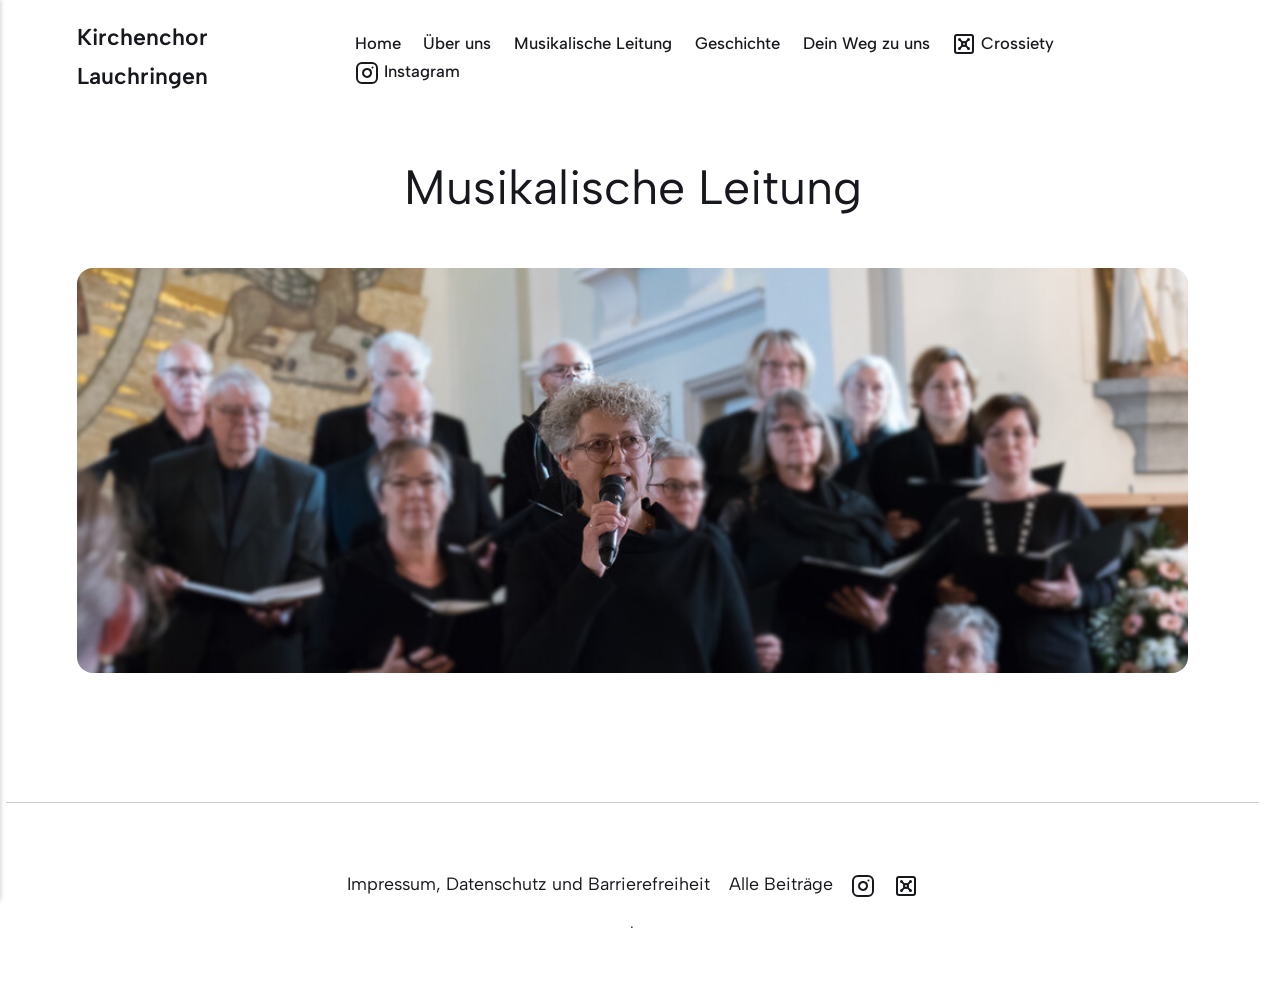
<file: die-chorleitung.html>
<!DOCTYPE html><html lang="de"><head><meta charset="utf-8"><meta http-equiv="X-UA-Compatible" content="IE=edge"><meta name="viewport" content="width=device-width,initial-scale=1"><title>Musikalische Leitung - Kirchenchor Lauchringen</title><meta name="generator" content="Publii Open-Source CMS for Static Site"><link rel="canonical" href="https://halli77.github.io/kiko2/die-chorleitung.html"><link rel="alternate" type="application/atom+xml" href="https://halli77.github.io/kiko2/feed.xml" title="Kirchenchor Lauchringen - RSS"><link rel="alternate" type="application/json" href="https://halli77.github.io/kiko2/feed.json" title="Kirchenchor Lauchringen - JSON"><meta property="og:title" content="Musikalische Leitung"><meta property="og:image" content="https://halli77.github.io/kiko2/media/posts/5/doris.png"><meta property="og:image:width" content="1024"><meta property="og:image:height" content="768"><meta property="og:site_name" content="Kirchenchor Lauchringen"><meta property="og:description" content=""><meta property="og:url" content="https://halli77.github.io/kiko2/die-chorleitung.html"><meta property="og:type" content="article"><link rel="preload" href="https://halli77.github.io/kiko2/assets/dynamic/fonts/albertsans/albertsans.woff2" as="font" type="font/woff2" crossorigin><link rel="preload" href="https://halli77.github.io/kiko2/assets/dynamic/fonts/albertsans/albertsans-italic.woff2" as="font" type="font/woff2" crossorigin><link rel="stylesheet" href="https://halli77.github.io/kiko2/assets/css/style.css?v=4a1cf4ec96d9032c181d63408dd0910d"><script type="application/ld+json">{"@context":"http://schema.org","@type":"Article","mainEntityOfPage":{"@type":"WebPage","@id":"https://halli77.github.io/kiko2/die-chorleitung.html"},"headline":"Musikalische Leitung","datePublished":"2026-02-23T16:50+01:00","dateModified":"2026-03-09T08:48+01:00","image":{"@type":"ImageObject","url":"https://halli77.github.io/kiko2/media/posts/5/doris.png","height":768,"width":1024},"description":"","author":{"@type":"Person","name":"Michael","url":"https://halli77.github.io/kiko2/authors/michael/"},"publisher":{"@type":"Organization","name":"Michael"}}</script><noscript><style>img[loading] {
                    opacity: 1;
                }</style></noscript><style>.li{fill:none;stroke-linecap:round;stroke-linejoin:round;vertical-align:middle}</style></head><body class="page-template"><header class="top js-header"><a class="logo" href="https://halli77.github.io/kiko2/">Kirchenchor Lauchringen</a><nav class="navbar js-navbar"><button class="navbar__toggle js-toggle" aria-label="Menu" aria-haspopup="true" aria-expanded="false"><span class="navbar__toggle-box"><span class="navbar__toggle-inner">Menu</span></span></button><ul class="navbar__menu"><li><a href="https://halli77.github.io/kiko2/" target="_self">Home</a></li><li><a href="https://halli77.github.io/kiko2/unser-chor.html" target="_self">Über uns</a></li><li class="active"><a href="https://halli77.github.io/kiko2/die-chorleitung.html" target="_self">Musikalische Leitung</a></li><li><a href="https://halli77.github.io/kiko2/unsere-geschichte.html" target="_self">Geschichte</a></li><li><a href="https://halli77.github.io/kiko2/kontakt.html" target="_self">Dein Weg zu uns</a></li><li><a href="https://crossiety.app/groups/14227/posts" title="Crossiety" target="_blank"><svg class="li li-vault" width="24px" height="24px" fill="none" stroke="currentColor" stroke-width="2" viewBox="0 0 24 24"><g><rect width="18" height="18" x="3" y="3" rx="2"/><circle cx="7.5" cy="7.5" r=".5" fill="currentColor"/><path d="m7.9 7.9 2.7 2.7"/><circle cx="16.5" cy="7.5" r=".5" fill="currentColor"/><path d="m13.4 10.6 2.7-2.7"/><circle cx="7.5" cy="16.5" r=".5" fill="currentColor"/><path d="m7.9 16.1 2.7-2.7"/><circle cx="16.5" cy="16.5" r=".5" fill="currentColor"/><path d="m13.4 13.4 2.7 2.7"/><circle cx="12" cy="12" r="2"/></g></svg> Crossiety</a></li><li><a href="https://instagram.com/kirchenchor.lauchringen" title="Instagram" target="_blank"><svg class="li li-instagram" width="24px" height="24px" fill="none" stroke="currentColor" stroke-width="2" viewBox="0 0 24 24"><g><rect width="20" height="20" x="2" y="2" rx="5" ry="5"/><path d="M16 11.37A4 4 0 1 1 12.63 8 4 4 0 0 1 16 11.37M17.5 6.5h.01"/></g></svg> Instagram</a></li></ul></nav></header><main class="page"><article class="content"><div class="hero"><header class="hero__content hero__content--centered"><div class="wrapper"><h1>Musikalische Leitung</h1></div></header><figure class="hero__image"><div class="hero__image-wrapper"><img src="https://halli77.github.io/kiko2/media/posts/5/doris.png" srcset="https://halli77.github.io/kiko2/media/posts/5/responsive/doris-xs.webp 640w, https://halli77.github.io/kiko2/media/posts/5/responsive/doris-sm.webp 768w, https://halli77.github.io/kiko2/media/posts/5/responsive/doris-md.webp 1024w, https://halli77.github.io/kiko2/media/posts/5/responsive/doris-lg.webp 1366w, https://halli77.github.io/kiko2/media/posts/5/responsive/doris-xl.webp 1600w, https://halli77.github.io/kiko2/media/posts/5/responsive/doris-2xl.webp 1920w" sizes="88vw" loading="eager" height="768" width="1024" alt=""></div></figure></div><div class="entry-wrapper content__entry"></div></article></main><footer class="footer"><div class="wrapper"><nav class="footer__nav"><ul><li><a href="https://halli77.github.io/kiko2/impressum.html" class="al" target="_self">Impressum, Datenschutz und Barrierefreiheit</a></li><li><a href="https://halli77.github.io/kiko2/" class="al" target="_self">Alle Beiträge</a></li><li><a href="https://instagram.com/kirchenchor.lauchringen" class="al" title="Instagram" target="_blank"><svg class="li li-instagram" width="24px" height="24px" fill="none" stroke="currentColor" stroke-width="2" viewBox="0 0 24 24"><g><rect width="20" height="20" x="2" y="2" rx="5" ry="5"/><path d="M16 11.37A4 4 0 1 1 12.63 8 4 4 0 0 1 16 11.37M17.5 6.5h.01"/></g></svg></a></li><li><a href="https://crossiety.app/groups/14227/posts" class="al" title="Crossiety" target="_blank"><svg class="li li-vault" width="24px" height="24px" fill="none" stroke="currentColor" stroke-width="2" viewBox="0 0 24 24"><g><rect width="18" height="18" x="3" y="3" rx="2"/><circle cx="7.5" cy="7.5" r=".5" fill="currentColor"/><path d="m7.9 7.9 2.7 2.7"/><circle cx="16.5" cy="7.5" r=".5" fill="currentColor"/><path d="m13.4 10.6 2.7-2.7"/><circle cx="7.5" cy="16.5" r=".5" fill="currentColor"/><path d="m7.9 16.1 2.7-2.7"/><circle cx="16.5" cy="16.5" r=".5" fill="currentColor"/><path d="m13.4 13.4 2.7 2.7"/><circle cx="12" cy="12" r="2"/></g></svg></a></li></ul></nav><div class="footer__copyright"><p>.</p></div><button id="backToTop" class="footer__bttop" aria-label="Back to top" title="Back to top"><svg width="20" height="20"><use xlink:href="https://halli77.github.io/kiko2/assets/svg/svg-map.svg#toparrow"/></svg></button></div></footer><script defer="defer" src="https://halli77.github.io/kiko2/assets/js/scripts.min.js?v=5b281635e15390808bf7c16849a842a6"></script><script>window.publiiThemeMenuConfig={mobileMenuMode:'sidebar',animationSpeed:300,submenuWidth: 'auto',doubleClickTime:500,mobileMenuExpandableSubmenus:true,relatedContainerForOverlayMenuSelector:'.top'};</script><script>var images = document.querySelectorAll('img[loading]');
        for (var i = 0; i < images.length; i++) {
            if (images[i].complete) {
                images[i].classList.add('is-loaded');
            } else {
                images[i].addEventListener('load', function () {
                    this.classList.add('is-loaded');
                }, false);
            }
        }</script></body></html>
</file>
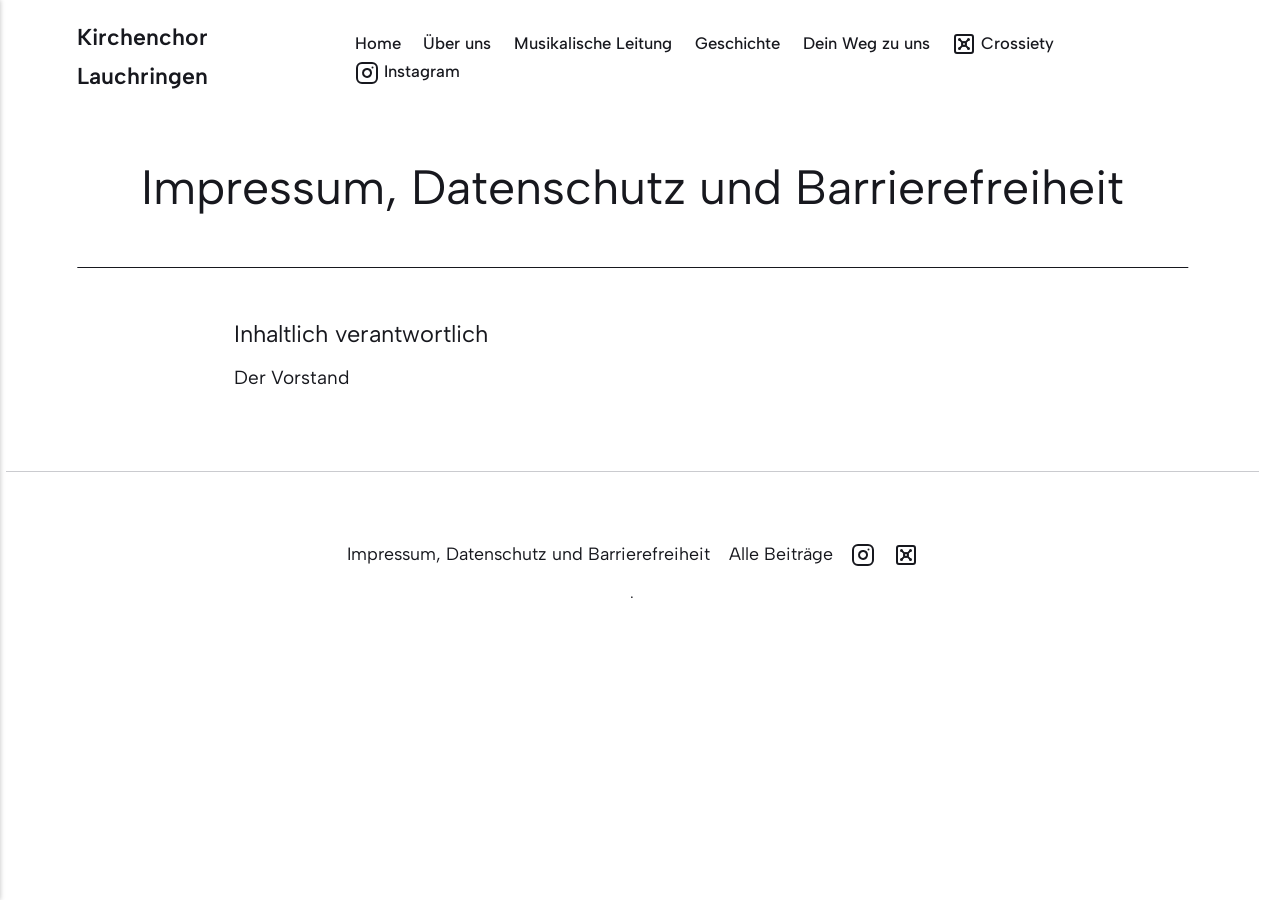
<file: impressum.html>
<!DOCTYPE html><html lang="de"><head><meta charset="utf-8"><meta http-equiv="X-UA-Compatible" content="IE=edge"><meta name="viewport" content="width=device-width,initial-scale=1"><title>Impressum, Datenschutz und Barrierefreiheit - Kirchenchor Lauchringen</title><meta name="description" content="Inhaltlich verantwortlich Der Vorstand"><meta name="generator" content="Publii Open-Source CMS for Static Site"><link rel="canonical" href="https://halli77.github.io/kiko2/impressum.html"><link rel="alternate" type="application/atom+xml" href="https://halli77.github.io/kiko2/feed.xml" title="Kirchenchor Lauchringen - RSS"><link rel="alternate" type="application/json" href="https://halli77.github.io/kiko2/feed.json" title="Kirchenchor Lauchringen - JSON"><meta property="og:title" content="Impressum, Datenschutz und Barrierefreiheit"><meta property="og:site_name" content="Kirchenchor Lauchringen"><meta property="og:description" content="Inhaltlich verantwortlich Der Vorstand"><meta property="og:url" content="https://halli77.github.io/kiko2/impressum.html"><meta property="og:type" content="article"><link rel="preload" href="https://halli77.github.io/kiko2/assets/dynamic/fonts/albertsans/albertsans.woff2" as="font" type="font/woff2" crossorigin><link rel="preload" href="https://halli77.github.io/kiko2/assets/dynamic/fonts/albertsans/albertsans-italic.woff2" as="font" type="font/woff2" crossorigin><link rel="stylesheet" href="https://halli77.github.io/kiko2/assets/css/style.css?v=4a1cf4ec96d9032c181d63408dd0910d"><script type="application/ld+json">{"@context":"http://schema.org","@type":"Article","mainEntityOfPage":{"@type":"WebPage","@id":"https://halli77.github.io/kiko2/impressum.html"},"headline":"Impressum, Datenschutz und Barrierefreiheit","datePublished":"2026-02-23T15:50+01:00","dateModified":"2026-03-04T12:28+01:00","description":"Inhaltlich verantwortlich Der Vorstand","author":{"@type":"Person","name":"Michael","url":"https://halli77.github.io/kiko2/authors/michael/"},"publisher":{"@type":"Organization","name":"Michael"}}</script><noscript><style>img[loading] {
                    opacity: 1;
                }</style></noscript><style>.li{fill:none;stroke-linecap:round;stroke-linejoin:round;vertical-align:middle}</style></head><body class="page-template"><header class="top js-header"><a class="logo" href="https://halli77.github.io/kiko2/">Kirchenchor Lauchringen</a><nav class="navbar js-navbar"><button class="navbar__toggle js-toggle" aria-label="Menu" aria-haspopup="true" aria-expanded="false"><span class="navbar__toggle-box"><span class="navbar__toggle-inner">Menu</span></span></button><ul class="navbar__menu"><li><a href="https://halli77.github.io/kiko2/" target="_self">Home</a></li><li><a href="https://halli77.github.io/kiko2/unser-chor.html" target="_self">Über uns</a></li><li><a href="https://halli77.github.io/kiko2/die-chorleitung.html" target="_self">Musikalische Leitung</a></li><li><a href="https://halli77.github.io/kiko2/unsere-geschichte.html" target="_self">Geschichte</a></li><li><a href="https://halli77.github.io/kiko2/kontakt.html" target="_self">Dein Weg zu uns</a></li><li><a href="https://crossiety.app/groups/14227/posts" title="Crossiety" target="_blank"><svg class="li li-vault" width="24px" height="24px" fill="none" stroke="currentColor" stroke-width="2" viewBox="0 0 24 24"><g><rect width="18" height="18" x="3" y="3" rx="2"/><circle cx="7.5" cy="7.5" r=".5" fill="currentColor"/><path d="m7.9 7.9 2.7 2.7"/><circle cx="16.5" cy="7.5" r=".5" fill="currentColor"/><path d="m13.4 10.6 2.7-2.7"/><circle cx="7.5" cy="16.5" r=".5" fill="currentColor"/><path d="m7.9 16.1 2.7-2.7"/><circle cx="16.5" cy="16.5" r=".5" fill="currentColor"/><path d="m13.4 13.4 2.7 2.7"/><circle cx="12" cy="12" r="2"/></g></svg> Crossiety</a></li><li><a href="https://instagram.com/kirchenchor.lauchringen" title="Instagram" target="_blank"><svg class="li li-instagram" width="24px" height="24px" fill="none" stroke="currentColor" stroke-width="2" viewBox="0 0 24 24"><g><rect width="20" height="20" x="2" y="2" rx="5" ry="5"/><path d="M16 11.37A4 4 0 1 1 12.63 8 4 4 0 0 1 16 11.37M17.5 6.5h.01"/></g></svg> Instagram</a></li></ul></nav></header><main class="page"><article class="content"><div class="hero hero--noimage"><header class="hero__content hero__content--centered"><div class="wrapper"><h1>Impressum, Datenschutz und Barrierefreiheit</h1></div></header></div><div class="entry-wrapper content__entry"><h4 id="inhaltlich-verantwortlich">Inhaltlich verantwortlich</h4><p>Der Vorstand</p></div></article></main><footer class="footer"><div class="wrapper"><nav class="footer__nav"><ul><li class="active"><a href="https://halli77.github.io/kiko2/impressum.html" class="al" target="_self">Impressum, Datenschutz und Barrierefreiheit</a></li><li><a href="https://halli77.github.io/kiko2/" class="al" target="_self">Alle Beiträge</a></li><li><a href="https://instagram.com/kirchenchor.lauchringen" class="al" title="Instagram" target="_blank"><svg class="li li-instagram" width="24px" height="24px" fill="none" stroke="currentColor" stroke-width="2" viewBox="0 0 24 24"><g><rect width="20" height="20" x="2" y="2" rx="5" ry="5"/><path d="M16 11.37A4 4 0 1 1 12.63 8 4 4 0 0 1 16 11.37M17.5 6.5h.01"/></g></svg></a></li><li><a href="https://crossiety.app/groups/14227/posts" class="al" title="Crossiety" target="_blank"><svg class="li li-vault" width="24px" height="24px" fill="none" stroke="currentColor" stroke-width="2" viewBox="0 0 24 24"><g><rect width="18" height="18" x="3" y="3" rx="2"/><circle cx="7.5" cy="7.5" r=".5" fill="currentColor"/><path d="m7.9 7.9 2.7 2.7"/><circle cx="16.5" cy="7.5" r=".5" fill="currentColor"/><path d="m13.4 10.6 2.7-2.7"/><circle cx="7.5" cy="16.5" r=".5" fill="currentColor"/><path d="m7.9 16.1 2.7-2.7"/><circle cx="16.5" cy="16.5" r=".5" fill="currentColor"/><path d="m13.4 13.4 2.7 2.7"/><circle cx="12" cy="12" r="2"/></g></svg></a></li></ul></nav><div class="footer__copyright"><p>.</p></div><button id="backToTop" class="footer__bttop" aria-label="Back to top" title="Back to top"><svg width="20" height="20"><use xlink:href="https://halli77.github.io/kiko2/assets/svg/svg-map.svg#toparrow"/></svg></button></div></footer><script defer="defer" src="https://halli77.github.io/kiko2/assets/js/scripts.min.js?v=5b281635e15390808bf7c16849a842a6"></script><script>window.publiiThemeMenuConfig={mobileMenuMode:'sidebar',animationSpeed:300,submenuWidth: 'auto',doubleClickTime:500,mobileMenuExpandableSubmenus:true,relatedContainerForOverlayMenuSelector:'.top'};</script><script>var images = document.querySelectorAll('img[loading]');
        for (var i = 0; i < images.length; i++) {
            if (images[i].complete) {
                images[i].classList.add('is-loaded');
            } else {
                images[i].addEventListener('load', function () {
                    this.classList.add('is-loaded');
                }, false);
            }
        }</script></body></html>
</file>
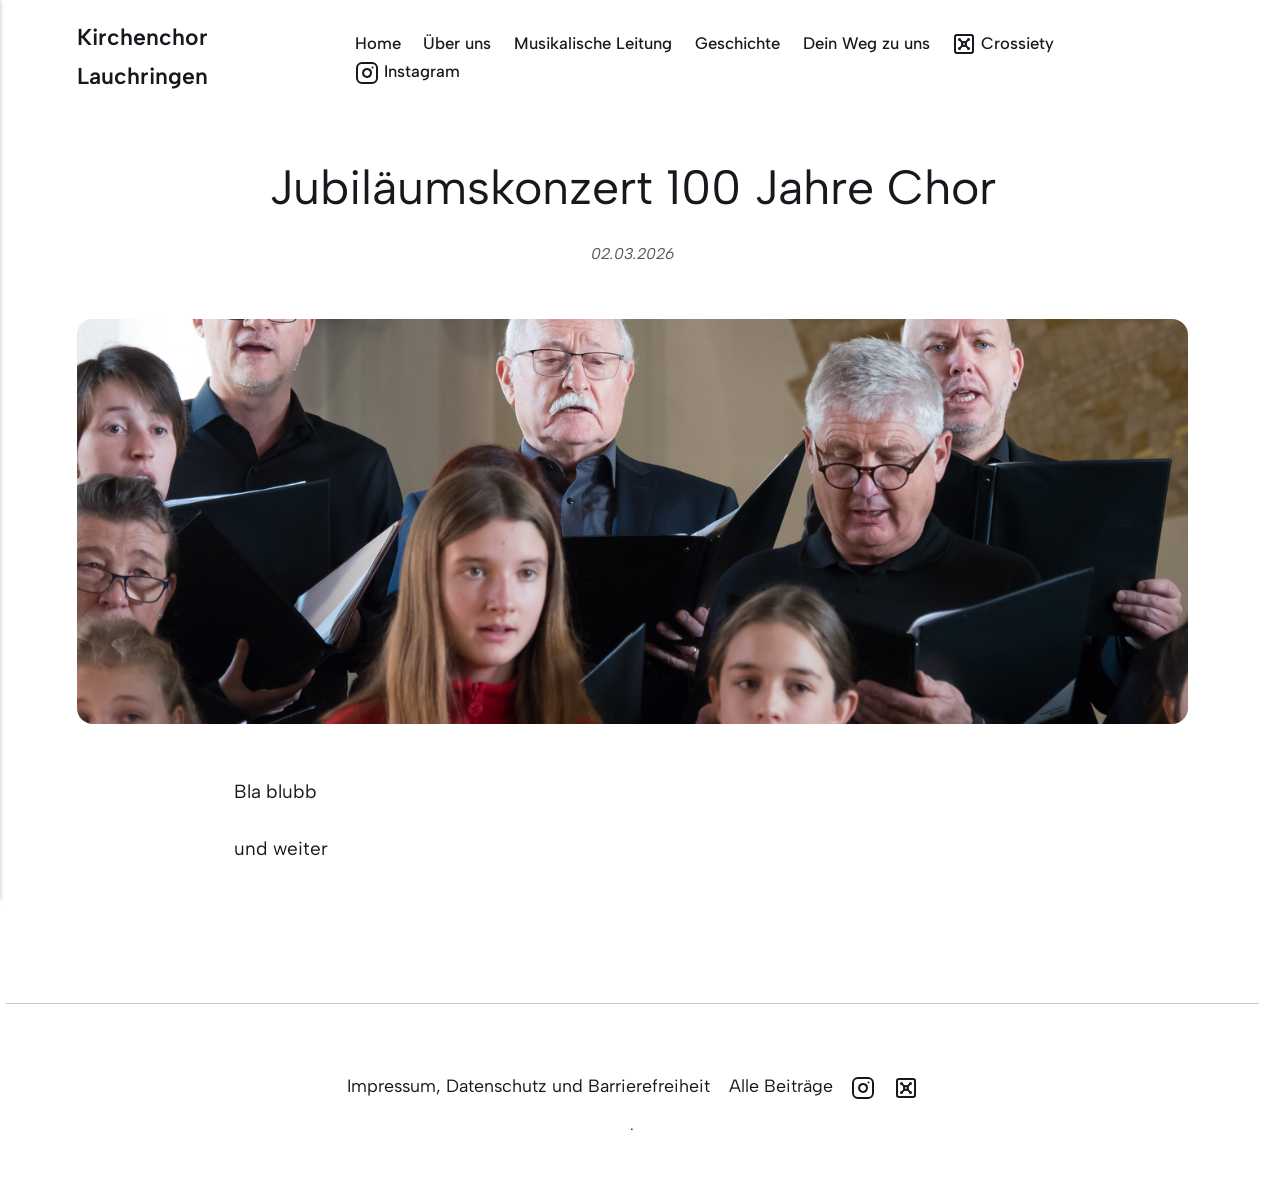
<file: jubilaeumskonzert-100-jahre-chor.html>
<!DOCTYPE html><html lang="de"><head><meta charset="utf-8"><meta http-equiv="X-UA-Compatible" content="IE=edge"><meta name="viewport" content="width=device-width,initial-scale=1"><title>Jubiläumskonzert 100 Jahre Chor - Kirchenchor Lauchringen</title><meta name="description" content="Bla blubb"><meta name="generator" content="Publii Open-Source CMS for Static Site"><link rel="canonical" href="https://halli77.github.io/kiko2/jubilaeumskonzert-100-jahre-chor.html"><link rel="alternate" type="application/atom+xml" href="https://halli77.github.io/kiko2/feed.xml" title="Kirchenchor Lauchringen - RSS"><link rel="alternate" type="application/json" href="https://halli77.github.io/kiko2/feed.json" title="Kirchenchor Lauchringen - JSON"><meta property="og:title" content="Jubiläumskonzert 100 Jahre Chor"><meta property="og:image" content="https://halli77.github.io/kiko2/media/posts/9/PA270075_1.jpg"><meta property="og:image:width" content="5184"><meta property="og:image:height" content="3888"><meta property="og:site_name" content="Kirchenchor Lauchringen"><meta property="og:description" content="Bla blubb"><meta property="og:url" content="https://halli77.github.io/kiko2/jubilaeumskonzert-100-jahre-chor.html"><meta property="og:type" content="article"><link rel="preload" href="https://halli77.github.io/kiko2/assets/dynamic/fonts/albertsans/albertsans.woff2" as="font" type="font/woff2" crossorigin><link rel="preload" href="https://halli77.github.io/kiko2/assets/dynamic/fonts/albertsans/albertsans-italic.woff2" as="font" type="font/woff2" crossorigin><link rel="stylesheet" href="https://halli77.github.io/kiko2/assets/css/style.css?v=4a1cf4ec96d9032c181d63408dd0910d"><script type="application/ld+json">{"@context":"http://schema.org","@type":"Article","mainEntityOfPage":{"@type":"WebPage","@id":"https://halli77.github.io/kiko2/jubilaeumskonzert-100-jahre-chor.html"},"headline":"Jubiläumskonzert 100 Jahre Chor","datePublished":"2026-03-02T09:30+01:00","dateModified":"2026-03-02T09:30+01:00","image":{"@type":"ImageObject","url":"https://halli77.github.io/kiko2/media/posts/9/PA270075_1.jpg","height":3888,"width":5184},"description":"Bla blubb","author":{"@type":"Person","name":"Michael","url":"https://halli77.github.io/kiko2/authors/michael/"},"publisher":{"@type":"Organization","name":"Michael"}}</script><noscript><style>img[loading] {
                    opacity: 1;
                }</style></noscript><style>.li{fill:none;stroke-linecap:round;stroke-linejoin:round;vertical-align:middle}</style></head><body class="post-template"><header class="top js-header"><a class="logo" href="https://halli77.github.io/kiko2/">Kirchenchor Lauchringen</a><nav class="navbar js-navbar"><button class="navbar__toggle js-toggle" aria-label="Menu" aria-haspopup="true" aria-expanded="false"><span class="navbar__toggle-box"><span class="navbar__toggle-inner">Menu</span></span></button><ul class="navbar__menu"><li><a href="https://halli77.github.io/kiko2/" target="_self">Home</a></li><li><a href="https://halli77.github.io/kiko2/unser-chor.html" target="_self">Über uns</a></li><li><a href="https://halli77.github.io/kiko2/die-chorleitung.html" target="_self">Musikalische Leitung</a></li><li><a href="https://halli77.github.io/kiko2/unsere-geschichte.html" target="_self">Geschichte</a></li><li><a href="https://halli77.github.io/kiko2/kontakt.html" target="_self">Dein Weg zu uns</a></li><li><a href="https://crossiety.app/groups/14227/posts" title="Crossiety" target="_blank"><svg class="li li-vault" width="24px" height="24px" fill="none" stroke="currentColor" stroke-width="2" viewBox="0 0 24 24"><g><rect width="18" height="18" x="3" y="3" rx="2"/><circle cx="7.5" cy="7.5" r=".5" fill="currentColor"/><path d="m7.9 7.9 2.7 2.7"/><circle cx="16.5" cy="7.5" r=".5" fill="currentColor"/><path d="m13.4 10.6 2.7-2.7"/><circle cx="7.5" cy="16.5" r=".5" fill="currentColor"/><path d="m7.9 16.1 2.7-2.7"/><circle cx="16.5" cy="16.5" r=".5" fill="currentColor"/><path d="m13.4 13.4 2.7 2.7"/><circle cx="12" cy="12" r="2"/></g></svg> Crossiety</a></li><li><a href="https://instagram.com/kirchenchor.lauchringen" title="Instagram" target="_blank"><svg class="li li-instagram" width="24px" height="24px" fill="none" stroke="currentColor" stroke-width="2" viewBox="0 0 24 24"><g><rect width="20" height="20" x="2" y="2" rx="5" ry="5"/><path d="M16 11.37A4 4 0 1 1 12.63 8 4 4 0 0 1 16 11.37M17.5 6.5h.01"/></g></svg> Instagram</a></li></ul></nav></header><main class="post"><article class="content"><div class="hero"><header class="hero__content hero__content--centered"><div class="wrapper"><h1>Jubiläumskonzert 100 Jahre Chor</h1><div class="feed__meta content__meta content__meta--centered"><time datetime="2026-03-02T09:30" class="feed__date">02.03.2026</time></div></div></header><figure class="hero__image"><div class="hero__image-wrapper"><img src="https://halli77.github.io/kiko2/media/posts/9/PA270075_1.jpg" srcset="https://halli77.github.io/kiko2/media/posts/9/responsive/PA270075_1-xs.webp 640w, https://halli77.github.io/kiko2/media/posts/9/responsive/PA270075_1-sm.webp 768w, https://halli77.github.io/kiko2/media/posts/9/responsive/PA270075_1-md.webp 1024w, https://halli77.github.io/kiko2/media/posts/9/responsive/PA270075_1-lg.webp 1366w, https://halli77.github.io/kiko2/media/posts/9/responsive/PA270075_1-xl.webp 1600w, https://halli77.github.io/kiko2/media/posts/9/responsive/PA270075_1-2xl.webp 1920w" sizes="88vw" loading="eager" height="3888" width="5184" alt=""></div></figure></div><div class="entry-wrapper content__entry"><p>Bla blubb</p><p>und weiter</p></div><footer class="content__footer"><div class="entry-wrapper"><div class="content__actions"></div></div></footer></article></main><footer class="footer"><div class="wrapper"><nav class="footer__nav"><ul><li><a href="https://halli77.github.io/kiko2/impressum.html" class="al" target="_self">Impressum, Datenschutz und Barrierefreiheit</a></li><li><a href="https://halli77.github.io/kiko2/" class="al" target="_self">Alle Beiträge</a></li><li><a href="https://instagram.com/kirchenchor.lauchringen" class="al" title="Instagram" target="_blank"><svg class="li li-instagram" width="24px" height="24px" fill="none" stroke="currentColor" stroke-width="2" viewBox="0 0 24 24"><g><rect width="20" height="20" x="2" y="2" rx="5" ry="5"/><path d="M16 11.37A4 4 0 1 1 12.63 8 4 4 0 0 1 16 11.37M17.5 6.5h.01"/></g></svg></a></li><li><a href="https://crossiety.app/groups/14227/posts" class="al" title="Crossiety" target="_blank"><svg class="li li-vault" width="24px" height="24px" fill="none" stroke="currentColor" stroke-width="2" viewBox="0 0 24 24"><g><rect width="18" height="18" x="3" y="3" rx="2"/><circle cx="7.5" cy="7.5" r=".5" fill="currentColor"/><path d="m7.9 7.9 2.7 2.7"/><circle cx="16.5" cy="7.5" r=".5" fill="currentColor"/><path d="m13.4 10.6 2.7-2.7"/><circle cx="7.5" cy="16.5" r=".5" fill="currentColor"/><path d="m7.9 16.1 2.7-2.7"/><circle cx="16.5" cy="16.5" r=".5" fill="currentColor"/><path d="m13.4 13.4 2.7 2.7"/><circle cx="12" cy="12" r="2"/></g></svg></a></li></ul></nav><div class="footer__copyright"><p>.</p></div><button id="backToTop" class="footer__bttop" aria-label="Back to top" title="Back to top"><svg width="20" height="20"><use xlink:href="https://halli77.github.io/kiko2/assets/svg/svg-map.svg#toparrow"/></svg></button></div></footer><script defer="defer" src="https://halli77.github.io/kiko2/assets/js/scripts.min.js?v=5b281635e15390808bf7c16849a842a6"></script><script>window.publiiThemeMenuConfig={mobileMenuMode:'sidebar',animationSpeed:300,submenuWidth: 'auto',doubleClickTime:500,mobileMenuExpandableSubmenus:true,relatedContainerForOverlayMenuSelector:'.top'};</script><script>var images = document.querySelectorAll('img[loading]');
        for (var i = 0; i < images.length; i++) {
            if (images[i].complete) {
                images[i].classList.add('is-loaded');
            } else {
                images[i].addEventListener('load', function () {
                    this.classList.add('is-loaded');
                }, false);
            }
        }</script></body></html>
</file>
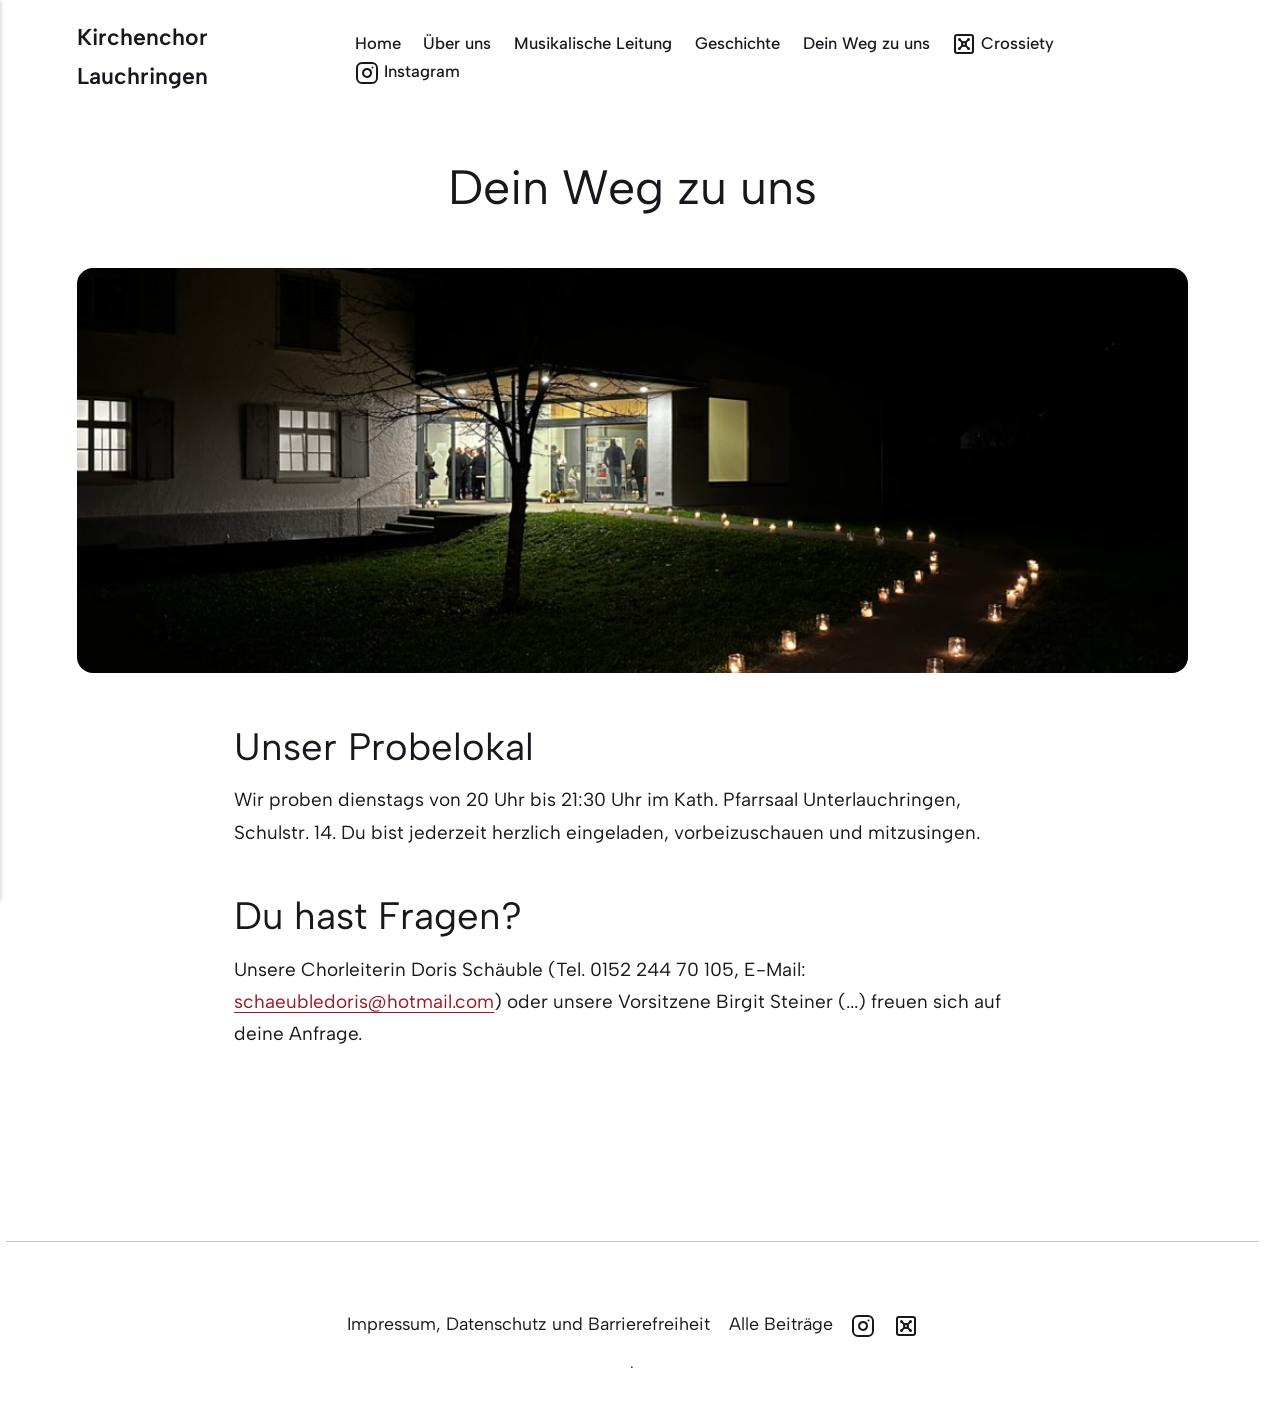
<file: kontakt.html>
<!DOCTYPE html><html lang="de"><head><meta charset="utf-8"><meta http-equiv="X-UA-Compatible" content="IE=edge"><meta name="viewport" content="width=device-width,initial-scale=1"><title>Dein Weg zu uns - Kirchenchor Lauchringen</title><meta name="description" content="Unser Probelokal Wir proben dienstags von 20 Uhr bis 21:30 Uhr im Kath. Pfarrsaal Unterlauchringen, Schulstr. 14. Du bist jederzeit herzlich eingeladen, vorbeizuschauen und mitzusingen. Unsere Chorleiterin Doris Schäuble (Tel. 0152 244 70 105, E-Mail: schaeubledoris@hotmail.com) oder unsere Vorsitzene Birgit Steiner (...) freuen sich auf&hellip;"><meta name="generator" content="Publii Open-Source CMS for Static Site"><link rel="canonical" href="https://halli77.github.io/kiko2/kontakt.html"><link rel="alternate" type="application/atom+xml" href="https://halli77.github.io/kiko2/feed.xml" title="Kirchenchor Lauchringen - RSS"><link rel="alternate" type="application/json" href="https://halli77.github.io/kiko2/feed.json" title="Kirchenchor Lauchringen - JSON"><meta property="og:title" content="Dein Weg zu uns"><meta property="og:image" content="https://halli77.github.io/kiko2/media/posts/7/A854912B-F155-48AD-9665-3491DF2B2794_1_105_c.jpeg"><meta property="og:image:width" content="1024"><meta property="og:image:height" content="768"><meta property="og:site_name" content="Kirchenchor Lauchringen"><meta property="og:description" content="Unser Probelokal Wir proben dienstags von 20 Uhr bis 21:30 Uhr im Kath. Pfarrsaal Unterlauchringen, Schulstr. 14. Du bist jederzeit herzlich eingeladen, vorbeizuschauen und mitzusingen. Unsere Chorleiterin Doris Schäuble (Tel. 0152 244 70 105, E-Mail: schaeubledoris@hotmail.com) oder unsere Vorsitzene Birgit Steiner (...) freuen sich auf&hellip;"><meta property="og:url" content="https://halli77.github.io/kiko2/kontakt.html"><meta property="og:type" content="article"><link rel="preload" href="https://halli77.github.io/kiko2/assets/dynamic/fonts/albertsans/albertsans.woff2" as="font" type="font/woff2" crossorigin><link rel="preload" href="https://halli77.github.io/kiko2/assets/dynamic/fonts/albertsans/albertsans-italic.woff2" as="font" type="font/woff2" crossorigin><link rel="stylesheet" href="https://halli77.github.io/kiko2/assets/css/style.css?v=4a1cf4ec96d9032c181d63408dd0910d"><script type="application/ld+json">{"@context":"http://schema.org","@type":"Article","mainEntityOfPage":{"@type":"WebPage","@id":"https://halli77.github.io/kiko2/kontakt.html"},"headline":"Dein Weg zu uns","datePublished":"2026-02-28T12:09+01:00","dateModified":"2026-03-05T09:18+01:00","image":{"@type":"ImageObject","url":"https://halli77.github.io/kiko2/media/posts/7/A854912B-F155-48AD-9665-3491DF2B2794_1_105_c.jpeg","height":768,"width":1024},"description":"Unser Probelokal Wir proben dienstags von 20 Uhr bis 21:30 Uhr im Kath. Pfarrsaal Unterlauchringen, Schulstr. 14. Du bist jederzeit herzlich eingeladen, vorbeizuschauen und mitzusingen. Unsere Chorleiterin Doris Schäuble (Tel. 0152 244 70 105, E-Mail: schaeubledoris@hotmail.com) oder unsere Vorsitzene Birgit Steiner (...) freuen sich auf&hellip;","author":{"@type":"Person","name":"Michael","url":"https://halli77.github.io/kiko2/authors/michael/"},"publisher":{"@type":"Organization","name":"Michael"}}</script><noscript><style>img[loading] {
                    opacity: 1;
                }</style></noscript><style>.li{fill:none;stroke-linecap:round;stroke-linejoin:round;vertical-align:middle}</style></head><body class="page-template"><header class="top js-header"><a class="logo" href="https://halli77.github.io/kiko2/">Kirchenchor Lauchringen</a><nav class="navbar js-navbar"><button class="navbar__toggle js-toggle" aria-label="Menu" aria-haspopup="true" aria-expanded="false"><span class="navbar__toggle-box"><span class="navbar__toggle-inner">Menu</span></span></button><ul class="navbar__menu"><li><a href="https://halli77.github.io/kiko2/" target="_self">Home</a></li><li><a href="https://halli77.github.io/kiko2/unser-chor.html" target="_self">Über uns</a></li><li><a href="https://halli77.github.io/kiko2/die-chorleitung.html" target="_self">Musikalische Leitung</a></li><li><a href="https://halli77.github.io/kiko2/unsere-geschichte.html" target="_self">Geschichte</a></li><li class="active"><a href="https://halli77.github.io/kiko2/kontakt.html" target="_self">Dein Weg zu uns</a></li><li><a href="https://crossiety.app/groups/14227/posts" title="Crossiety" target="_blank"><svg class="li li-vault" width="24px" height="24px" fill="none" stroke="currentColor" stroke-width="2" viewBox="0 0 24 24"><g><rect width="18" height="18" x="3" y="3" rx="2"/><circle cx="7.5" cy="7.5" r=".5" fill="currentColor"/><path d="m7.9 7.9 2.7 2.7"/><circle cx="16.5" cy="7.5" r=".5" fill="currentColor"/><path d="m13.4 10.6 2.7-2.7"/><circle cx="7.5" cy="16.5" r=".5" fill="currentColor"/><path d="m7.9 16.1 2.7-2.7"/><circle cx="16.5" cy="16.5" r=".5" fill="currentColor"/><path d="m13.4 13.4 2.7 2.7"/><circle cx="12" cy="12" r="2"/></g></svg> Crossiety</a></li><li><a href="https://instagram.com/kirchenchor.lauchringen" title="Instagram" target="_blank"><svg class="li li-instagram" width="24px" height="24px" fill="none" stroke="currentColor" stroke-width="2" viewBox="0 0 24 24"><g><rect width="20" height="20" x="2" y="2" rx="5" ry="5"/><path d="M16 11.37A4 4 0 1 1 12.63 8 4 4 0 0 1 16 11.37M17.5 6.5h.01"/></g></svg> Instagram</a></li></ul></nav></header><main class="page"><article class="content"><div class="hero"><header class="hero__content hero__content--centered"><div class="wrapper"><h1>Dein Weg zu uns</h1></div></header><figure class="hero__image"><div class="hero__image-wrapper"><img src="https://halli77.github.io/kiko2/media/posts/7/A854912B-F155-48AD-9665-3491DF2B2794_1_105_c.jpeg" srcset="https://halli77.github.io/kiko2/media/posts/7/responsive/A854912B-F155-48AD-9665-3491DF2B2794_1_105_c-xs.webp 640w, https://halli77.github.io/kiko2/media/posts/7/responsive/A854912B-F155-48AD-9665-3491DF2B2794_1_105_c-sm.webp 768w, https://halli77.github.io/kiko2/media/posts/7/responsive/A854912B-F155-48AD-9665-3491DF2B2794_1_105_c-md.webp 1024w, https://halli77.github.io/kiko2/media/posts/7/responsive/A854912B-F155-48AD-9665-3491DF2B2794_1_105_c-lg.webp 1366w, https://halli77.github.io/kiko2/media/posts/7/responsive/A854912B-F155-48AD-9665-3491DF2B2794_1_105_c-xl.webp 1600w, https://halli77.github.io/kiko2/media/posts/7/responsive/A854912B-F155-48AD-9665-3491DF2B2794_1_105_c-2xl.webp 1920w" sizes="88vw" loading="eager" height="768" width="1024" alt=""></div></figure></div><div class="entry-wrapper content__entry"><h2>Unser Probelokal</h2><p>Wir proben dienstags von 20 Uhr bis 21:30 Uhr im Kath. Pfarrsaal Unterlauchringen, Schulstr. 14. Du bist jederzeit herzlich eingeladen, vorbeizuschauen und mitzusingen.</p><h2>Du hast Fragen?</h2><p>Unsere Chorleiterin Doris Schäuble (Tel. 0152 244 70 105, E-Mail: <a href="mailto:schaeubledoris@hotmail.com">schaeubledoris@hotmail.com</a>) oder unsere Vorsitzene Birgit Steiner (...) freuen sich auf deine Anfrage.</p><p> </p><p> </p></div></article></main><footer class="footer"><div class="wrapper"><nav class="footer__nav"><ul><li><a href="https://halli77.github.io/kiko2/impressum.html" class="al" target="_self">Impressum, Datenschutz und Barrierefreiheit</a></li><li><a href="https://halli77.github.io/kiko2/" class="al" target="_self">Alle Beiträge</a></li><li><a href="https://instagram.com/kirchenchor.lauchringen" class="al" title="Instagram" target="_blank"><svg class="li li-instagram" width="24px" height="24px" fill="none" stroke="currentColor" stroke-width="2" viewBox="0 0 24 24"><g><rect width="20" height="20" x="2" y="2" rx="5" ry="5"/><path d="M16 11.37A4 4 0 1 1 12.63 8 4 4 0 0 1 16 11.37M17.5 6.5h.01"/></g></svg></a></li><li><a href="https://crossiety.app/groups/14227/posts" class="al" title="Crossiety" target="_blank"><svg class="li li-vault" width="24px" height="24px" fill="none" stroke="currentColor" stroke-width="2" viewBox="0 0 24 24"><g><rect width="18" height="18" x="3" y="3" rx="2"/><circle cx="7.5" cy="7.5" r=".5" fill="currentColor"/><path d="m7.9 7.9 2.7 2.7"/><circle cx="16.5" cy="7.5" r=".5" fill="currentColor"/><path d="m13.4 10.6 2.7-2.7"/><circle cx="7.5" cy="16.5" r=".5" fill="currentColor"/><path d="m7.9 16.1 2.7-2.7"/><circle cx="16.5" cy="16.5" r=".5" fill="currentColor"/><path d="m13.4 13.4 2.7 2.7"/><circle cx="12" cy="12" r="2"/></g></svg></a></li></ul></nav><div class="footer__copyright"><p>.</p></div><button id="backToTop" class="footer__bttop" aria-label="Back to top" title="Back to top"><svg width="20" height="20"><use xlink:href="https://halli77.github.io/kiko2/assets/svg/svg-map.svg#toparrow"/></svg></button></div></footer><script defer="defer" src="https://halli77.github.io/kiko2/assets/js/scripts.min.js?v=5b281635e15390808bf7c16849a842a6"></script><script>window.publiiThemeMenuConfig={mobileMenuMode:'sidebar',animationSpeed:300,submenuWidth: 'auto',doubleClickTime:500,mobileMenuExpandableSubmenus:true,relatedContainerForOverlayMenuSelector:'.top'};</script><script>var images = document.querySelectorAll('img[loading]');
        for (var i = 0; i < images.length; i++) {
            if (images[i].complete) {
                images[i].classList.add('is-loaded');
            } else {
                images[i].addEventListener('load', function () {
                    this.classList.add('is-loaded');
                }, false);
            }
        }</script></body></html>
</file>
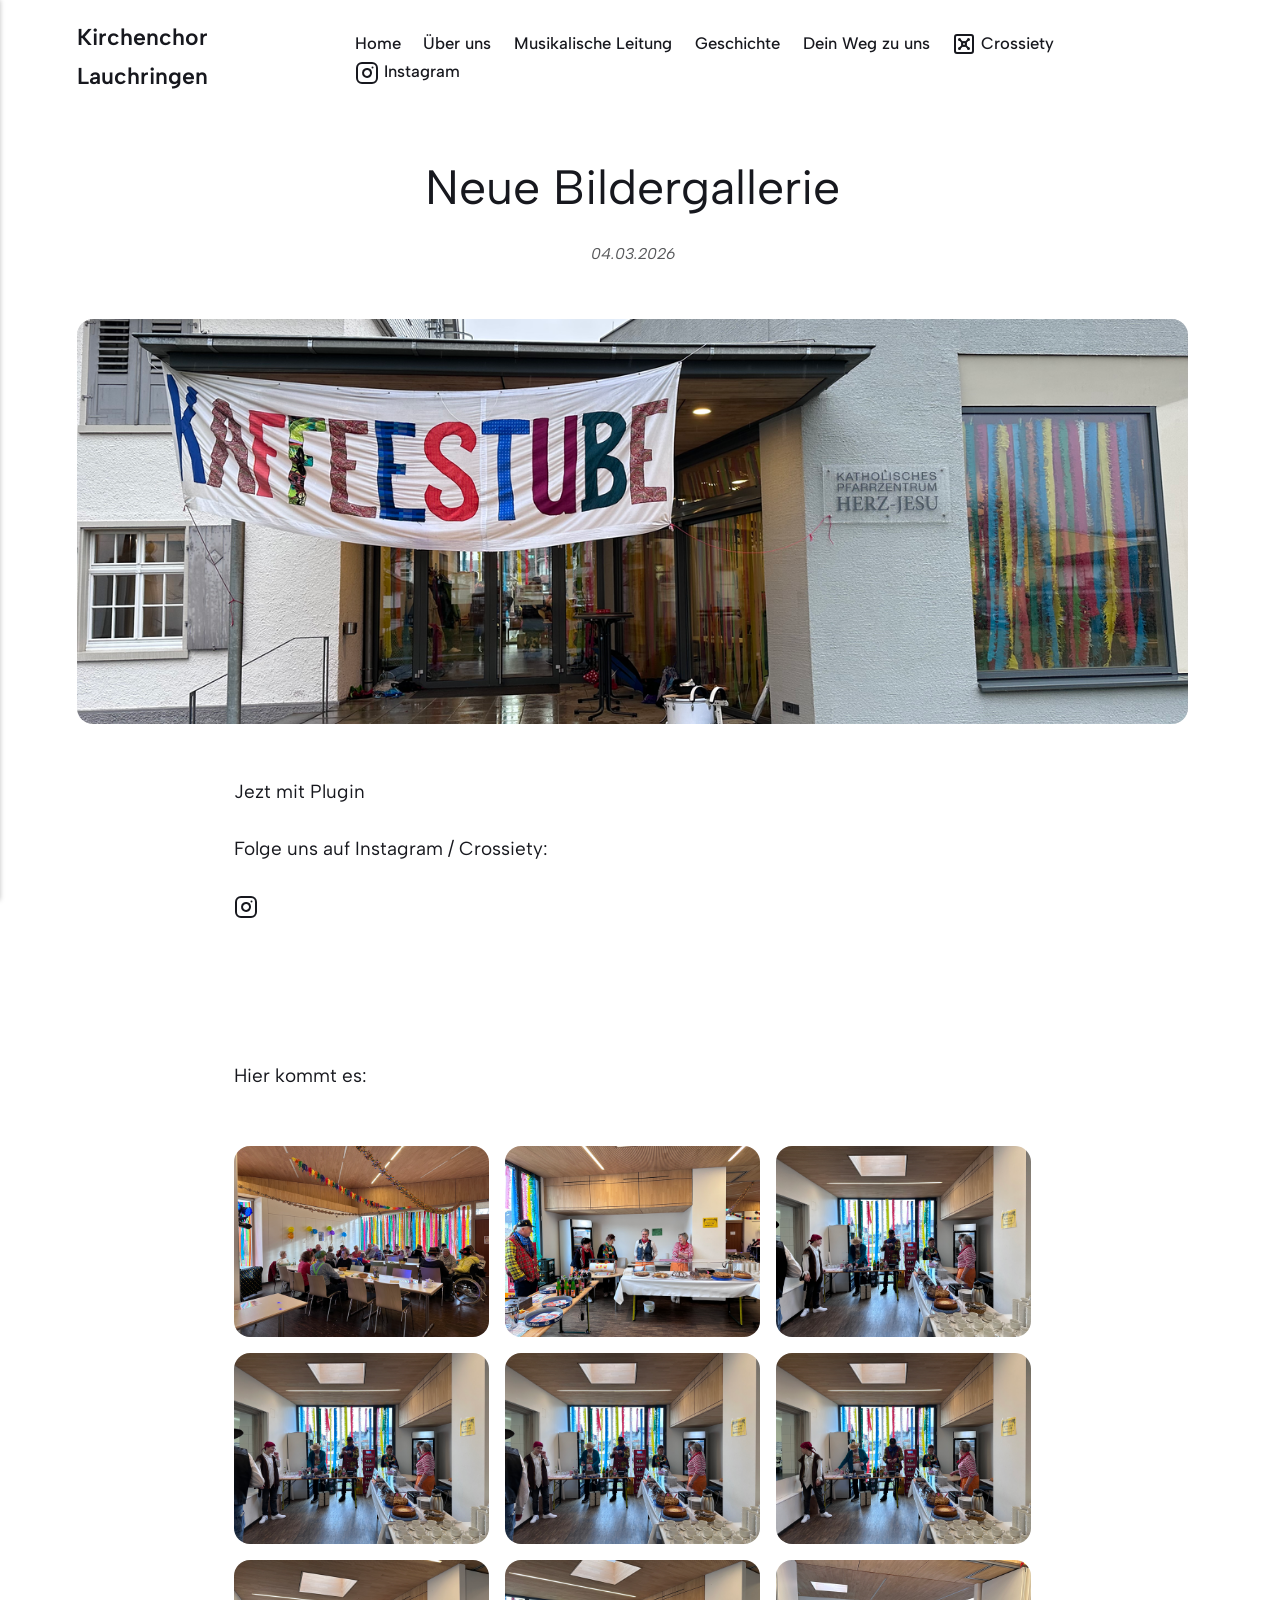
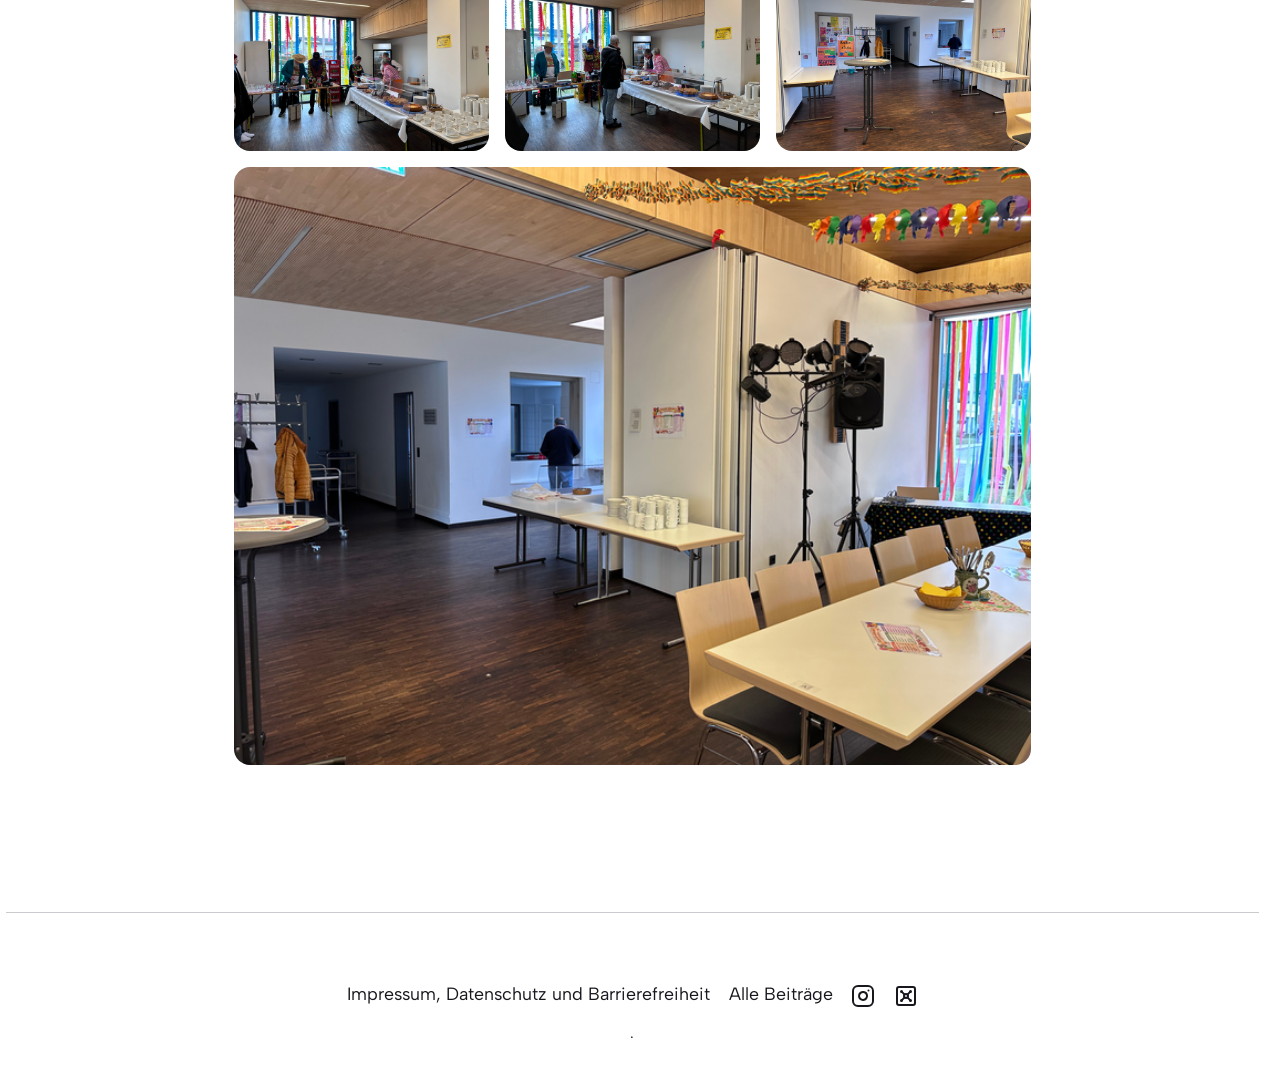
<file: neue-bildergallerie.html>
<!DOCTYPE html><html lang="de"><head><meta charset="utf-8"><meta http-equiv="X-UA-Compatible" content="IE=edge"><meta name="viewport" content="width=device-width,initial-scale=1"><title>Neue Bildergallerie - Kirchenchor Lauchringen</title><meta name="description" content="Jezt mit Plugin"><meta name="generator" content="Publii Open-Source CMS for Static Site"><link rel="canonical" href="https://halli77.github.io/kiko2/neue-bildergallerie.html"><link rel="alternate" type="application/atom+xml" href="https://halli77.github.io/kiko2/feed.xml" title="Kirchenchor Lauchringen - RSS"><link rel="alternate" type="application/json" href="https://halli77.github.io/kiko2/feed.json" title="Kirchenchor Lauchringen - JSON"><meta property="og:title" content="Neue Bildergallerie"><meta property="og:image" content="https://halli77.github.io/kiko2/media/posts/11/IMG_8255.jpeg"><meta property="og:image:width" content="4032"><meta property="og:image:height" content="3024"><meta property="og:site_name" content="Kirchenchor Lauchringen"><meta property="og:description" content="Jezt mit Plugin"><meta property="og:url" content="https://halli77.github.io/kiko2/neue-bildergallerie.html"><meta property="og:type" content="article"><link rel="preload" href="https://halli77.github.io/kiko2/assets/dynamic/fonts/albertsans/albertsans.woff2" as="font" type="font/woff2" crossorigin><link rel="preload" href="https://halli77.github.io/kiko2/assets/dynamic/fonts/albertsans/albertsans-italic.woff2" as="font" type="font/woff2" crossorigin><link rel="stylesheet" href="https://halli77.github.io/kiko2/assets/css/style.css?v=4a1cf4ec96d9032c181d63408dd0910d"><script type="application/ld+json">{"@context":"http://schema.org","@type":"Article","mainEntityOfPage":{"@type":"WebPage","@id":"https://halli77.github.io/kiko2/neue-bildergallerie.html"},"headline":"Neue Bildergallerie","datePublished":"2026-03-04T11:24+01:00","dateModified":"2026-03-04T12:09+01:00","image":{"@type":"ImageObject","url":"https://halli77.github.io/kiko2/media/posts/11/IMG_8255.jpeg","height":3024,"width":4032},"description":"Jezt mit Plugin","author":{"@type":"Person","name":"Michael","url":"https://halli77.github.io/kiko2/authors/michael/"},"publisher":{"@type":"Organization","name":"Michael"}}</script><noscript><style>img[loading] {
                    opacity: 1;
                }</style></noscript><link rel="stylesheet" href="https://halli77.github.io/kiko2/media/plugins/coreLightboxGallery/photoswipe.min.css"><style>:root {
		       	 --pswp-bg: #000000;
					 --pswp-placeholder-bg: rgba(38, 40, 44, 1);
					 --pswp-ui-bg: rgba(38, 40, 44, .5);
                --pswp-ui-color: #ffffff;
                --pswp-icon-stroke-width: 1.5;
                --pswp-icon-size: 24px;
            }

				.pswp--zoomed-in .pswp__zoom-icn-bar-v {
					display: none;
				}</style><style>.li{fill:none;stroke-linecap:round;stroke-linejoin:round;vertical-align:middle}</style></head><body class="post-template"><header class="top js-header"><a class="logo" href="https://halli77.github.io/kiko2/">Kirchenchor Lauchringen</a><nav class="navbar js-navbar"><button class="navbar__toggle js-toggle" aria-label="Menu" aria-haspopup="true" aria-expanded="false"><span class="navbar__toggle-box"><span class="navbar__toggle-inner">Menu</span></span></button><ul class="navbar__menu"><li><a href="https://halli77.github.io/kiko2/" target="_self">Home</a></li><li><a href="https://halli77.github.io/kiko2/unser-chor.html" target="_self">Über uns</a></li><li><a href="https://halli77.github.io/kiko2/die-chorleitung.html" target="_self">Musikalische Leitung</a></li><li><a href="https://halli77.github.io/kiko2/unsere-geschichte.html" target="_self">Geschichte</a></li><li><a href="https://halli77.github.io/kiko2/kontakt.html" target="_self">Dein Weg zu uns</a></li><li><a href="https://crossiety.app/groups/14227/posts" title="Crossiety" target="_blank"><svg class="li li-vault" width="24px" height="24px" fill="none" stroke="currentColor" stroke-width="2" viewBox="0 0 24 24"><g><rect width="18" height="18" x="3" y="3" rx="2"/><circle cx="7.5" cy="7.5" r=".5" fill="currentColor"/><path d="m7.9 7.9 2.7 2.7"/><circle cx="16.5" cy="7.5" r=".5" fill="currentColor"/><path d="m13.4 10.6 2.7-2.7"/><circle cx="7.5" cy="16.5" r=".5" fill="currentColor"/><path d="m7.9 16.1 2.7-2.7"/><circle cx="16.5" cy="16.5" r=".5" fill="currentColor"/><path d="m13.4 13.4 2.7 2.7"/><circle cx="12" cy="12" r="2"/></g></svg> Crossiety</a></li><li><a href="https://instagram.com/kirchenchor.lauchringen" title="Instagram" target="_blank"><svg class="li li-instagram" width="24px" height="24px" fill="none" stroke="currentColor" stroke-width="2" viewBox="0 0 24 24"><g><rect width="20" height="20" x="2" y="2" rx="5" ry="5"/><path d="M16 11.37A4 4 0 1 1 12.63 8 4 4 0 0 1 16 11.37M17.5 6.5h.01"/></g></svg> Instagram</a></li></ul></nav></header><main class="post"><article class="content"><div class="hero"><header class="hero__content hero__content--centered"><div class="wrapper"><h1>Neue Bildergallerie</h1><div class="feed__meta content__meta content__meta--centered"><time datetime="2026-03-04T11:24" class="feed__date">04.03.2026</time></div></div></header><figure class="hero__image"><div class="hero__image-wrapper"><img src="https://halli77.github.io/kiko2/media/posts/11/IMG_8255.jpeg" srcset="https://halli77.github.io/kiko2/media/posts/11/responsive/IMG_8255-xs.webp 640w, https://halli77.github.io/kiko2/media/posts/11/responsive/IMG_8255-sm.webp 768w, https://halli77.github.io/kiko2/media/posts/11/responsive/IMG_8255-md.webp 1024w, https://halli77.github.io/kiko2/media/posts/11/responsive/IMG_8255-lg.webp 1366w, https://halli77.github.io/kiko2/media/posts/11/responsive/IMG_8255-xl.webp 1600w, https://halli77.github.io/kiko2/media/posts/11/responsive/IMG_8255-2xl.webp 1920w" sizes="88vw" loading="eager" height="3024" width="4032" alt=""></div></figure></div><div class="entry-wrapper content__entry"><p>Jezt mit Plugin</p><p>Folge uns auf Instagram / Crossiety:</p><p><svg class="li li-instagram" width="24px" height="24px" fill="none" stroke="currentColor" stroke-width="2" viewBox="0 0 24 24"><g><rect width="20" height="20" x="2" y="2" rx="5" ry="5"/><path d="M16 11.37A4 4 0 1 1 12.63 8 4 4 0 0 1 16 11.37M17.5 6.5h.01"/></g></svg></p><p> </p><p> </p><p>Hier kommt es:</p><div class="gallery-wrapper"><div class="gallery" data-is-empty="false" data-translation="Add images" data-columns="3"><figure class="gallery__item"><a href="https://halli77.github.io/kiko2/media/posts/11/gallery/IMG_8242.jpeg" data-pswp-width="4032" data-pswp-height="3024"><img loading="lazy" src="https://halli77.github.io/kiko2/media/posts/11/gallery/IMG_8242-thumbnail.webp" alt="Alt" width="720" height="540"></a><figcaption>Caption</figcaption></figure><figure class="gallery__item"><a href="https://halli77.github.io/kiko2/media/posts/11/gallery/IMG_8240.jpeg" data-pswp-width="4032" data-pswp-height="3024"><img loading="lazy" src="https://halli77.github.io/kiko2/media/posts/11/gallery/IMG_8240-thumbnail.webp" alt="Alt" width="720" height="540"></a><figcaption>Caption</figcaption></figure><figure class="gallery__item"><a href="https://halli77.github.io/kiko2/media/posts/11/gallery/IMG_8239.jpeg" data-pswp-width="4032" data-pswp-height="3024"><img loading="lazy" src="https://halli77.github.io/kiko2/media/posts/11/gallery/IMG_8239-thumbnail.webp" alt="" width="720" height="540"></a></figure><figure class="gallery__item"><a href="https://halli77.github.io/kiko2/media/posts/11/gallery/IMG_8238.jpeg" data-pswp-width="4032" data-pswp-height="3024"><img loading="lazy" src="https://halli77.github.io/kiko2/media/posts/11/gallery/IMG_8238-thumbnail.webp" alt="" width="720" height="540"></a></figure><figure class="gallery__item"><a href="https://halli77.github.io/kiko2/media/posts/11/gallery/IMG_8237.jpeg" data-pswp-width="4032" data-pswp-height="3024"><img loading="lazy" src="https://halli77.github.io/kiko2/media/posts/11/gallery/IMG_8237-thumbnail.webp" alt="" width="720" height="540"></a></figure><figure class="gallery__item"><a href="https://halli77.github.io/kiko2/media/posts/11/gallery/IMG_8236.jpeg" data-pswp-width="4032" data-pswp-height="3024"><img loading="lazy" src="https://halli77.github.io/kiko2/media/posts/11/gallery/IMG_8236-thumbnail.webp" alt="" width="720" height="540"></a></figure><figure class="gallery__item"><a href="https://halli77.github.io/kiko2/media/posts/11/gallery/IMG_8235.jpeg" data-pswp-width="4032" data-pswp-height="3024"><img loading="lazy" src="https://halli77.github.io/kiko2/media/posts/11/gallery/IMG_8235-thumbnail.webp" alt="" width="720" height="540"></a></figure><figure class="gallery__item"><a href="https://halli77.github.io/kiko2/media/posts/11/gallery/IMG_8234.jpeg" data-pswp-width="4032" data-pswp-height="3024"><img loading="lazy" src="https://halli77.github.io/kiko2/media/posts/11/gallery/IMG_8234-thumbnail.webp" alt="" width="720" height="540"></a></figure><figure class="gallery__item"><a href="https://halli77.github.io/kiko2/media/posts/11/gallery/IMG_8233.jpeg" data-pswp-width="4032" data-pswp-height="3024"><img loading="lazy" src="https://halli77.github.io/kiko2/media/posts/11/gallery/IMG_8233-thumbnail.webp" alt="" width="720" height="540"></a></figure><figure class="gallery__item"><a href="https://halli77.github.io/kiko2/media/posts/11/gallery/IMG_8232.jpeg" data-pswp-width="4032" data-pswp-height="3024"><img loading="lazy" src="https://halli77.github.io/kiko2/media/posts/11/gallery/IMG_8232-thumbnail.webp" alt="" width="720" height="540"></a></figure></div></div></div><footer class="content__footer"><div class="entry-wrapper"><div class="content__actions"></div></div></footer></article></main><footer class="footer"><div class="wrapper"><nav class="footer__nav"><ul><li><a href="https://halli77.github.io/kiko2/impressum.html" class="al" target="_self">Impressum, Datenschutz und Barrierefreiheit</a></li><li><a href="https://halli77.github.io/kiko2/" class="al" target="_self">Alle Beiträge</a></li><li><a href="https://instagram.com/kirchenchor.lauchringen" class="al" title="Instagram" target="_blank"><svg class="li li-instagram" width="24px" height="24px" fill="none" stroke="currentColor" stroke-width="2" viewBox="0 0 24 24"><g><rect width="20" height="20" x="2" y="2" rx="5" ry="5"/><path d="M16 11.37A4 4 0 1 1 12.63 8 4 4 0 0 1 16 11.37M17.5 6.5h.01"/></g></svg></a></li><li><a href="https://crossiety.app/groups/14227/posts" class="al" title="Crossiety" target="_blank"><svg class="li li-vault" width="24px" height="24px" fill="none" stroke="currentColor" stroke-width="2" viewBox="0 0 24 24"><g><rect width="18" height="18" x="3" y="3" rx="2"/><circle cx="7.5" cy="7.5" r=".5" fill="currentColor"/><path d="m7.9 7.9 2.7 2.7"/><circle cx="16.5" cy="7.5" r=".5" fill="currentColor"/><path d="m13.4 10.6 2.7-2.7"/><circle cx="7.5" cy="16.5" r=".5" fill="currentColor"/><path d="m7.9 16.1 2.7-2.7"/><circle cx="16.5" cy="16.5" r=".5" fill="currentColor"/><path d="m13.4 13.4 2.7 2.7"/><circle cx="12" cy="12" r="2"/></g></svg></a></li></ul></nav><div class="footer__copyright"><p>.</p></div><button id="backToTop" class="footer__bttop" aria-label="Back to top" title="Back to top"><svg width="20" height="20"><use xlink:href="https://halli77.github.io/kiko2/assets/svg/svg-map.svg#toparrow"/></svg></button></div></footer><script defer="defer" src="https://halli77.github.io/kiko2/assets/js/scripts.min.js?v=5b281635e15390808bf7c16849a842a6"></script><script>window.publiiThemeMenuConfig={mobileMenuMode:'sidebar',animationSpeed:300,submenuWidth: 'auto',doubleClickTime:500,mobileMenuExpandableSubmenus:true,relatedContainerForOverlayMenuSelector:'.top'};</script><script>var images = document.querySelectorAll('img[loading]');
        for (var i = 0; i < images.length; i++) {
            if (images[i].complete) {
                images[i].classList.add('is-loaded');
            } else {
                images[i].addEventListener('load', function () {
                    this.classList.add('is-loaded');
                }, false);
            }
        }</script><script type="module">import PhotoSwipeLightbox from 'https://halli77.github.io/kiko2/media/plugins/coreLightboxGallery/photoswipe-lightbox.esm.min.js';
				 const galleries = document.querySelectorAll('.gallery');
				 galleries.forEach(gallery => {
					  const lightbox = new PhotoSwipeLightbox({
							gallery: gallery,
children: 'figure',
mainClass: 'pswp--custom-bg',
showHideAnimationType: 'zoom',
showAnimationDuration: 333,
hideAnimationDuration: 333,
easing: 'cubic-bezier(.4,0,.22,1)',
initialZoomLevel: 'fit',
secondaryZoomLevel: 'fill',
imageClickAction: 'next',
spacing: 0.1,
loop: true,
wheelToZoom: false,
escKey: true,
arrowKeys: true,
padding: {"top":25,"bottom":25,"left":25,"right":25},
arrowPrev: true,
arrowNext: true,
close: true,
zoom: true,
counter: true,
preload: [1, 2],
bgOpacity: 0.6,
arrowPrevSVG: `<svg viewBox="0 0 24 24" stroke="currentColor" stroke-linecap="round" stroke-linejoin="round" fill="none" class="pswp__icn" aria-hidden="true"><path d="M21 12L3 12M3 12L11.5 3.5M3 12L11.5 20.5"></path></svg>`,
arrowNextSVG: `<svg viewBox="0 0 24 24" stroke="currentColor" stroke-linecap="round" stroke-linejoin="round" fill="none" class="pswp__icn" aria-hidden="true"><path d="M21 12L3 12M3 12L11.5 3.5M3 12L11.5 20.5"></path></svg>`,
closeSVG: `<svg viewBox="0 0 24 24" stroke="currentColor" stroke-linecap="round" stroke-linejoin="round" fill="none" class="pswp__icn" aria-hidden="true"><path d="M6.75827 17.2426L12.0009 12M17.2435 6.75736L12.0009 12M12.0009 12L6.75827 6.75736M12.0009 12L17.2435 17.2426"></path></svg>`,
zoomSVG: `<svg viewBox="0 0 24 24" fill="none" stroke="currentColor" stroke-linecap="round" stroke-linejoin="round" class="pswp__icn" aria-hidden="true"><path d="M8 11H14"></path><path class="pswp__zoom-icn-bar-v" d="M11 8V14"></path><path d="M17 17L21 21"></path><path d="M3 11C3 15.4183 6.58172 19 11 19C13.213 19 15.2161 18.1015 16.6644 16.6493C18.1077 15.2022 19 13.2053 19 11C19 6.58172 15.4183 3 11 3C6.58172 3 3 6.58172 3 11Z"></path></svg>`,
                    pswpModule: () => import('https://halli77.github.io/kiko2/media/plugins/coreLightboxGallery/photoswipe.esm.min.js'),

					  });
					  
				 lightbox.on('uiRegister', () => {
					  
				 lightbox.pswp.ui.registerElement({
					  name: 'custom-caption',
					  order: 9,
					  isButton: false,
					  appendTo: 'root',
					  html: '',
					  onInit: (el, pswp) => {
							pswp.on('change', () => {
								 const currSlideElement = pswp.currSlide.data.element.closest('figure');
								 let captionHTML = '';
								 if (currSlideElement) {
									  const figCaption = currSlideElement.querySelector('figcaption');
									  if (figCaption) {
											captionHTML = figCaption.innerHTML;
									  } else {
											captionHTML = currSlideElement.querySelector('img')?.getAttribute('alt') || '';
									  }
								 }
								 if (captionHTML.trim()) {
									  el.innerHTML = captionHTML;
									  el.classList.remove('hidden-caption-content'); 
								 } else {
									  el.innerHTML = '';
									  el.classList.add('hidden-caption-content'); 
								 }
							});
					  }
				 });
			
				 });
			
					  lightbox.init();
				 });</script></body></html>
</file>
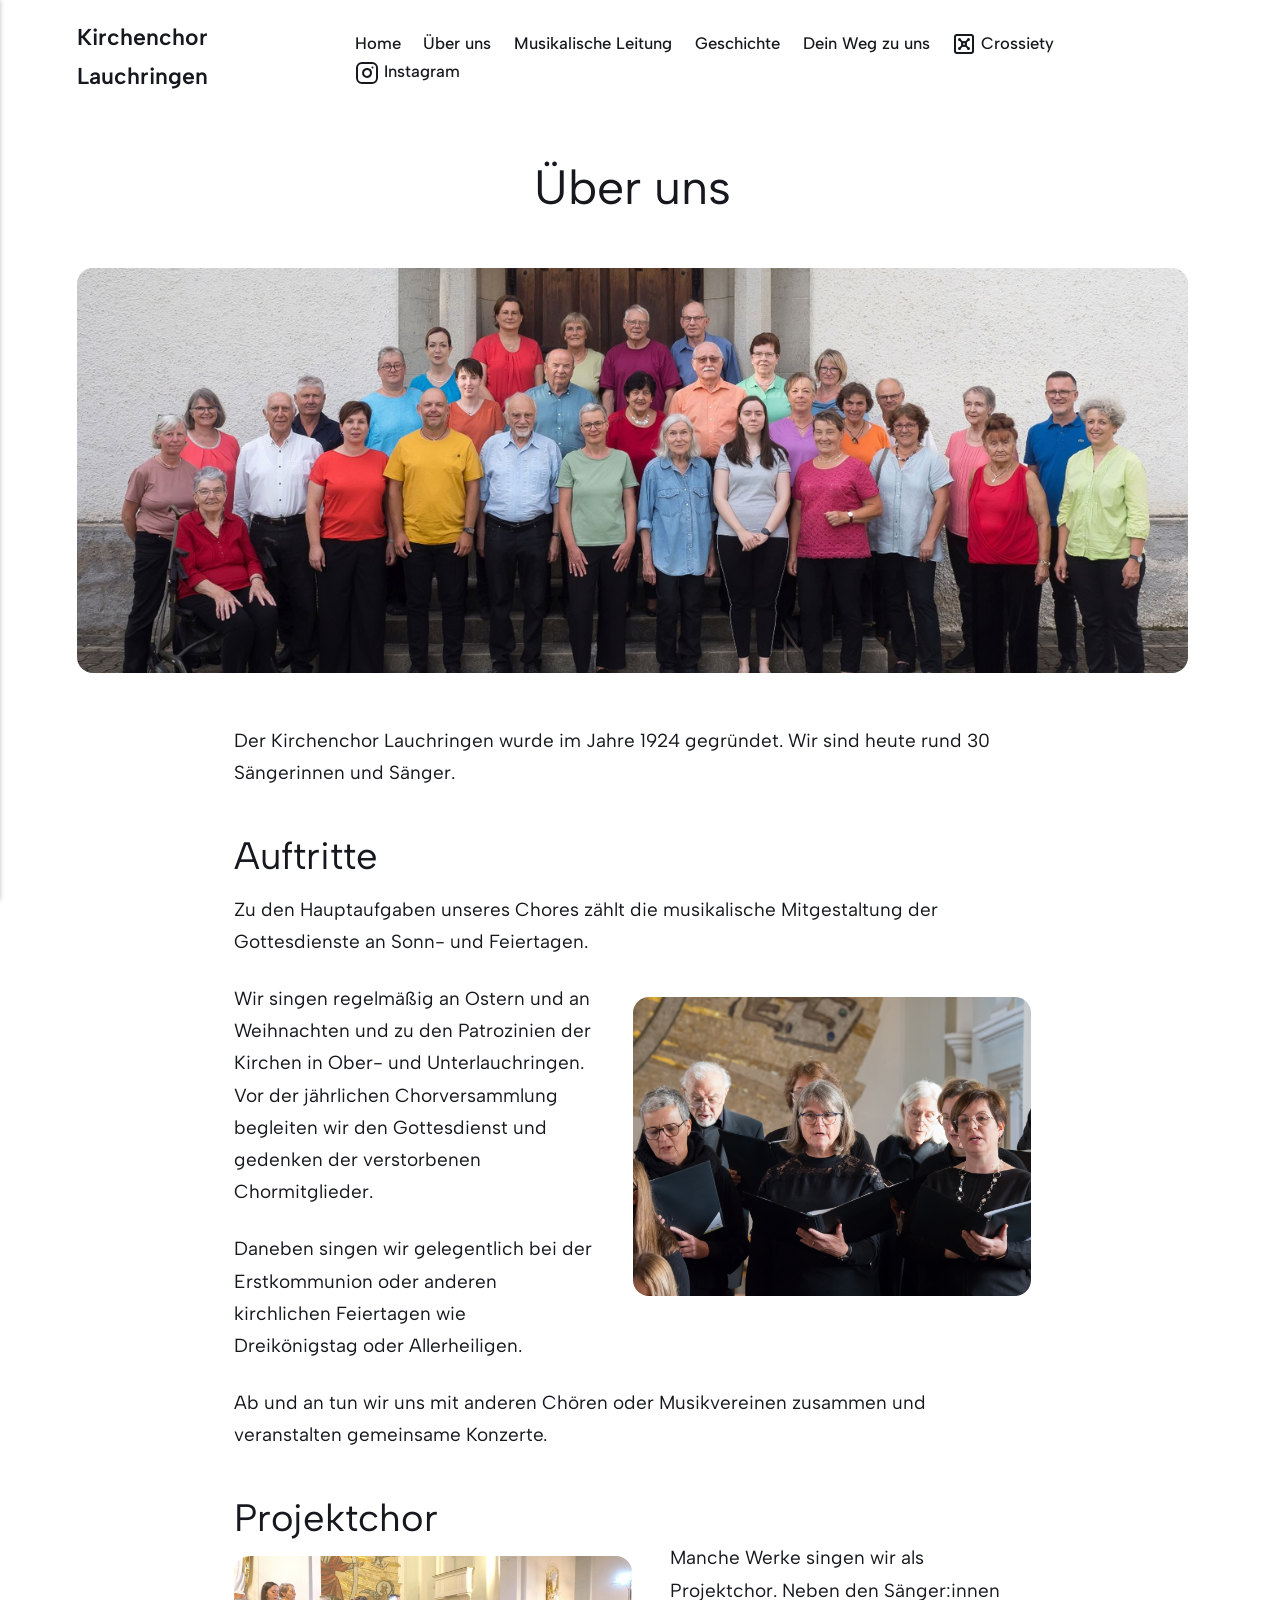
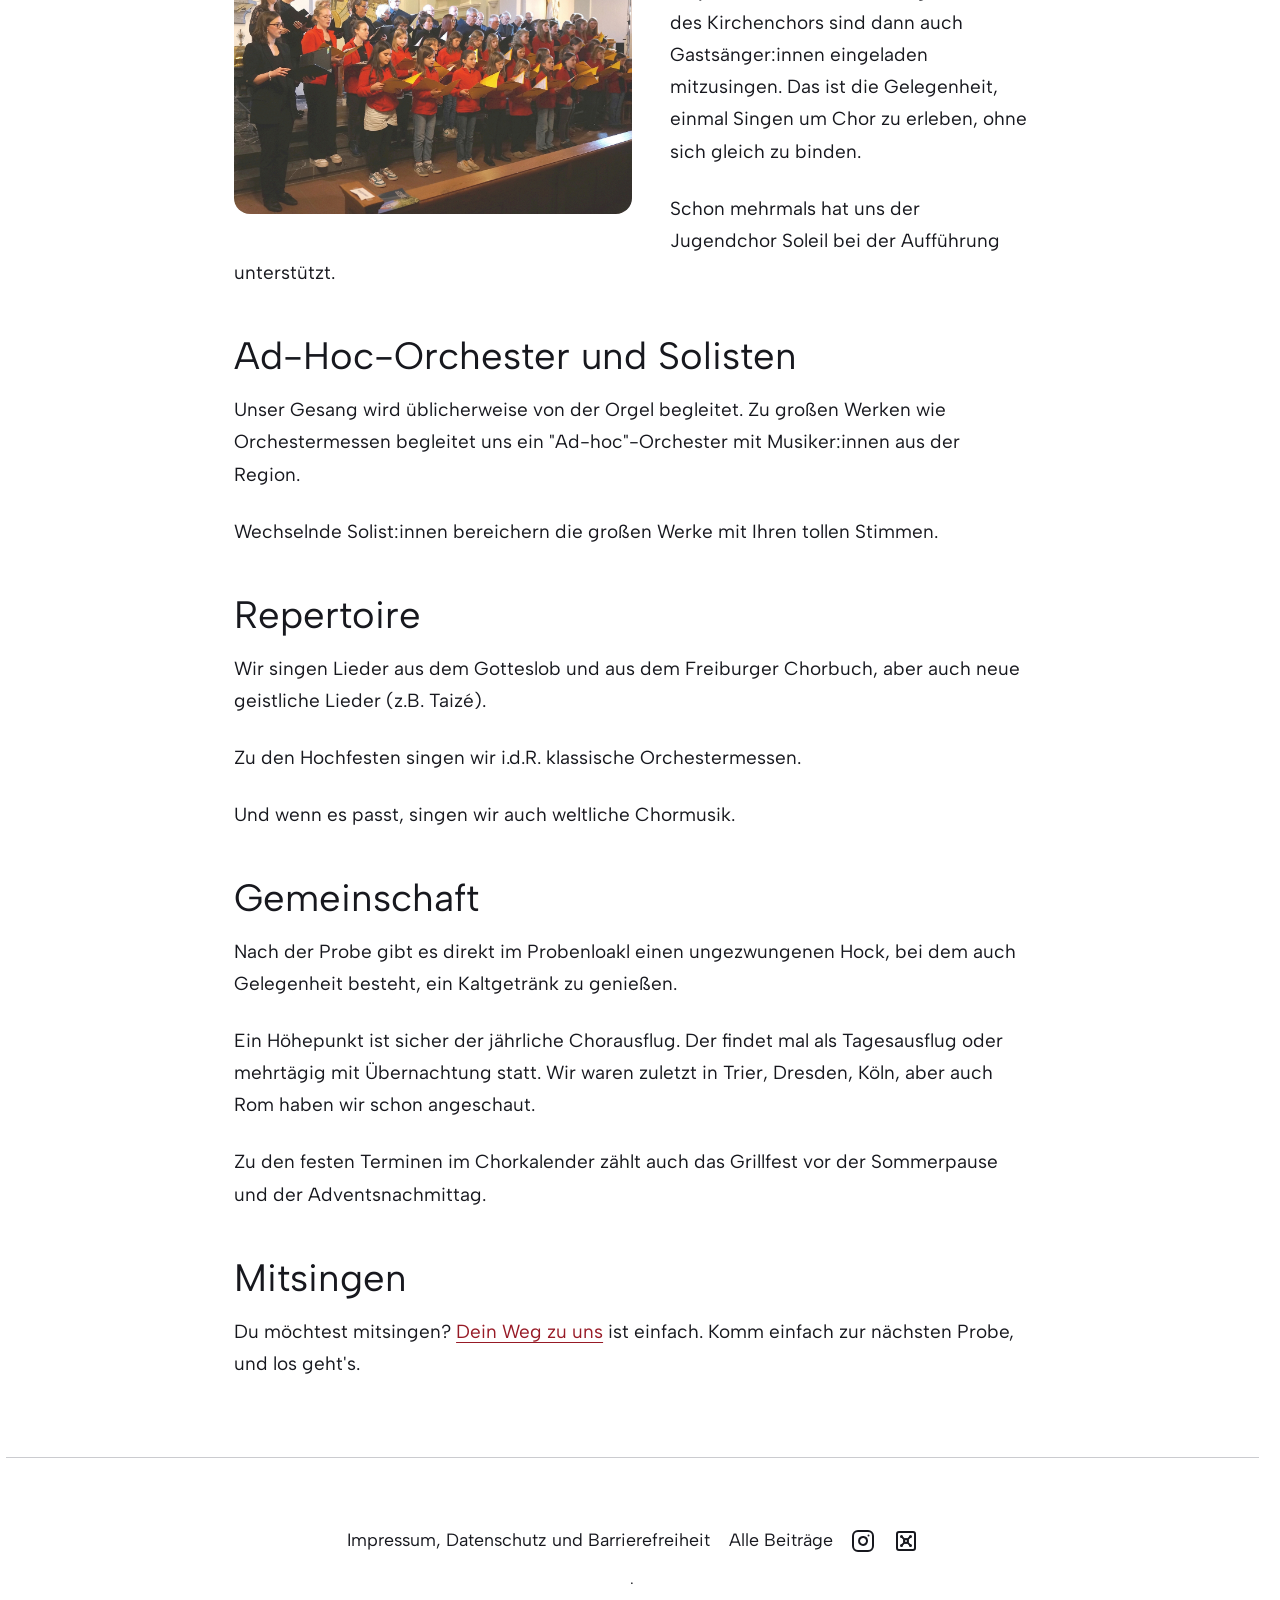
<file: unser-chor.html>
<!DOCTYPE html><html lang="de"><head><meta charset="utf-8"><meta http-equiv="X-UA-Compatible" content="IE=edge"><meta name="viewport" content="width=device-width,initial-scale=1"><title>Über uns - Kirchenchor Lauchringen</title><meta name="description" content="Der Kirchenchor Lauchringen wurde im Jahre 1924 gegründet. Wir sind heute rund 30 Sängerinnen und Sänger. Zu den Hauptaufgaben unseres Chores zählt die musikalische Mitgestaltung der Gottesdienste an Sonn- und Feiertagen. Wir singen regelmäßig an Ostern und an Weihnachten und zu den Patrozinien der Kirchen&hellip;"><meta name="generator" content="Publii Open-Source CMS for Static Site"><link rel="canonical" href="https://halli77.github.io/kiko2/unser-chor.html"><link rel="alternate" type="application/atom+xml" href="https://halli77.github.io/kiko2/feed.xml" title="Kirchenchor Lauchringen - RSS"><link rel="alternate" type="application/json" href="https://halli77.github.io/kiko2/feed.json" title="Kirchenchor Lauchringen - JSON"><meta property="og:title" content="Über uns"><meta property="og:image" content="https://halli77.github.io/kiko2/media/posts/4/gruppenbild_klassisch.jpeg"><meta property="og:image:width" content="1600"><meta property="og:image:height" content="823"><meta property="og:site_name" content="Kirchenchor Lauchringen"><meta property="og:description" content="Der Kirchenchor Lauchringen wurde im Jahre 1924 gegründet. Wir sind heute rund 30 Sängerinnen und Sänger. Zu den Hauptaufgaben unseres Chores zählt die musikalische Mitgestaltung der Gottesdienste an Sonn- und Feiertagen. Wir singen regelmäßig an Ostern und an Weihnachten und zu den Patrozinien der Kirchen&hellip;"><meta property="og:url" content="https://halli77.github.io/kiko2/unser-chor.html"><meta property="og:type" content="article"><link rel="preload" href="https://halli77.github.io/kiko2/assets/dynamic/fonts/albertsans/albertsans.woff2" as="font" type="font/woff2" crossorigin><link rel="preload" href="https://halli77.github.io/kiko2/assets/dynamic/fonts/albertsans/albertsans-italic.woff2" as="font" type="font/woff2" crossorigin><link rel="stylesheet" href="https://halli77.github.io/kiko2/assets/css/style.css?v=4a1cf4ec96d9032c181d63408dd0910d"><script type="application/ld+json">{"@context":"http://schema.org","@type":"Article","mainEntityOfPage":{"@type":"WebPage","@id":"https://halli77.github.io/kiko2/unser-chor.html"},"headline":"Über uns","datePublished":"2026-02-23T16:50+01:00","dateModified":"2026-03-09T08:47+01:00","image":{"@type":"ImageObject","url":"https://halli77.github.io/kiko2/media/posts/4/gruppenbild_klassisch.jpeg","height":823,"width":1600},"description":"Der Kirchenchor Lauchringen wurde im Jahre 1924 gegründet. Wir sind heute rund 30 Sängerinnen und Sänger. Zu den Hauptaufgaben unseres Chores zählt die musikalische Mitgestaltung der Gottesdienste an Sonn- und Feiertagen. Wir singen regelmäßig an Ostern und an Weihnachten und zu den Patrozinien der Kirchen&hellip;","author":{"@type":"Person","name":"Michael","url":"https://halli77.github.io/kiko2/authors/michael/"},"publisher":{"@type":"Organization","name":"Michael"}}</script><noscript><style>img[loading] {
                    opacity: 1;
                }</style></noscript><style>.li{fill:none;stroke-linecap:round;stroke-linejoin:round;vertical-align:middle}</style></head><body class="page-template"><header class="top js-header"><a class="logo" href="https://halli77.github.io/kiko2/">Kirchenchor Lauchringen</a><nav class="navbar js-navbar"><button class="navbar__toggle js-toggle" aria-label="Menu" aria-haspopup="true" aria-expanded="false"><span class="navbar__toggle-box"><span class="navbar__toggle-inner">Menu</span></span></button><ul class="navbar__menu"><li><a href="https://halli77.github.io/kiko2/" target="_self">Home</a></li><li class="active"><a href="https://halli77.github.io/kiko2/unser-chor.html" target="_self">Über uns</a></li><li><a href="https://halli77.github.io/kiko2/die-chorleitung.html" target="_self">Musikalische Leitung</a></li><li><a href="https://halli77.github.io/kiko2/unsere-geschichte.html" target="_self">Geschichte</a></li><li><a href="https://halli77.github.io/kiko2/kontakt.html" target="_self">Dein Weg zu uns</a></li><li><a href="https://crossiety.app/groups/14227/posts" title="Crossiety" target="_blank"><svg class="li li-vault" width="24px" height="24px" fill="none" stroke="currentColor" stroke-width="2" viewBox="0 0 24 24"><g><rect width="18" height="18" x="3" y="3" rx="2"/><circle cx="7.5" cy="7.5" r=".5" fill="currentColor"/><path d="m7.9 7.9 2.7 2.7"/><circle cx="16.5" cy="7.5" r=".5" fill="currentColor"/><path d="m13.4 10.6 2.7-2.7"/><circle cx="7.5" cy="16.5" r=".5" fill="currentColor"/><path d="m7.9 16.1 2.7-2.7"/><circle cx="16.5" cy="16.5" r=".5" fill="currentColor"/><path d="m13.4 13.4 2.7 2.7"/><circle cx="12" cy="12" r="2"/></g></svg> Crossiety</a></li><li><a href="https://instagram.com/kirchenchor.lauchringen" title="Instagram" target="_blank"><svg class="li li-instagram" width="24px" height="24px" fill="none" stroke="currentColor" stroke-width="2" viewBox="0 0 24 24"><g><rect width="20" height="20" x="2" y="2" rx="5" ry="5"/><path d="M16 11.37A4 4 0 1 1 12.63 8 4 4 0 0 1 16 11.37M17.5 6.5h.01"/></g></svg> Instagram</a></li></ul></nav></header><main class="page"><article class="content"><div class="hero"><header class="hero__content hero__content--centered"><div class="wrapper"><h1>Über uns</h1></div></header><figure class="hero__image"><div class="hero__image-wrapper"><img src="https://halli77.github.io/kiko2/media/posts/4/gruppenbild_klassisch.jpeg" srcset="https://halli77.github.io/kiko2/media/posts/4/responsive/gruppenbild_klassisch-xs.webp 640w, https://halli77.github.io/kiko2/media/posts/4/responsive/gruppenbild_klassisch-sm.webp 768w, https://halli77.github.io/kiko2/media/posts/4/responsive/gruppenbild_klassisch-md.webp 1024w, https://halli77.github.io/kiko2/media/posts/4/responsive/gruppenbild_klassisch-lg.webp 1366w, https://halli77.github.io/kiko2/media/posts/4/responsive/gruppenbild_klassisch-xl.webp 1600w, https://halli77.github.io/kiko2/media/posts/4/responsive/gruppenbild_klassisch-2xl.webp 1920w" sizes="88vw" loading="eager" height="823" width="1600" alt=""></div></figure></div><div class="entry-wrapper content__entry"><p>Der Kirchenchor Lauchringen wurde im Jahre 1924 gegründet. Wir sind heute rund 30 Sängerinnen und Sänger.</p><h2>Auftritte</h2><p>Zu den Hauptaufgaben unseres Chores zählt die musikalische Mitgestaltung der Gottesdienste an Sonn- und Feiertagen.</p><figure class="post__image post__image--right"><img loading="lazy" src="https://halli77.github.io/kiko2/media/posts/4/PA270071_1.jpeg" alt="Menschen, die im Chor singen." width="5184" height="3888" sizes="(max-width: 1920px) 100vw, 1920px" srcset="https://halli77.github.io/kiko2/media/posts/4/responsive/PA270071_1-xs.webp 640w, https://halli77.github.io/kiko2/media/posts/4/responsive/PA270071_1-sm.webp 768w, https://halli77.github.io/kiko2/media/posts/4/responsive/PA270071_1-md.webp 1024w, https://halli77.github.io/kiko2/media/posts/4/responsive/PA270071_1-lg.webp 1366w, https://halli77.github.io/kiko2/media/posts/4/responsive/PA270071_1-xl.webp 1600w, https://halli77.github.io/kiko2/media/posts/4/responsive/PA270071_1-2xl.webp 1920w"></figure><p>Wir singen regelmäßig an Ostern und an Weihnachten und zu den Patrozinien der Kirchen in Ober- und Unterlauchringen. Vor der jährlichen Chorversammlung begleiten wir den Gottesdienst und gedenken der verstorbenen Chormitglieder. </p><p>Daneben singen wir gelegentlich bei der Erstkommunion oder anderen kirchlichen Feiertagen wie Dreikönigstag oder Allerheiligen.</p><p>Ab und an tun wir uns mit anderen Chören oder Musikvereinen zusammen und veranstalten gemeinsame Konzerte.</p><h2>Projektchor </h2><figure class="post__image post__image--left"><img loading="lazy" src="https://halli77.github.io/kiko2/media/posts/4/projektchor.jpg" alt="Sängerinnen und Sänger singen in der Kirche." width="3205" height="2077" sizes="(max-width: 1920px) 100vw, 1920px" srcset="https://halli77.github.io/kiko2/media/posts/4/responsive/projektchor-xs.webp 640w, https://halli77.github.io/kiko2/media/posts/4/responsive/projektchor-sm.webp 768w, https://halli77.github.io/kiko2/media/posts/4/responsive/projektchor-md.webp 1024w, https://halli77.github.io/kiko2/media/posts/4/responsive/projektchor-lg.webp 1366w, https://halli77.github.io/kiko2/media/posts/4/responsive/projektchor-xl.webp 1600w, https://halli77.github.io/kiko2/media/posts/4/responsive/projektchor-2xl.webp 1920w"></figure>Manche Werke singen wir als Projektchor. Neben den Sänger:innen des Kirchenchors sind dann auch Gastsänger:innen eingeladen mitzusingen. Das ist die Gelegenheit, einmal Singen um Chor zu erleben, ohne sich gleich zu binden.<p></p><p>Schon mehrmals hat uns der Jugendchor Soleil bei der Aufführung unterstützt.</p><h2>Ad-Hoc-Orchester und Solisten</h2><p>Unser Gesang wird üblicherweise von der Orgel begleitet. Zu großen Werken wie Orchestermessen begleitet uns ein "Ad-hoc"-Orchester mit Musiker:innen aus der Region. </p><p>Wechselnde Solist:innen bereichern die großen Werke mit Ihren tollen Stimmen.</p><h2>Repertoire</h2><p>Wir singen Lieder aus dem Gotteslob und aus dem Freiburger Chorbuch, aber auch neue geistliche Lieder (z.B. Taizé).</p><p>Zu den Hochfesten singen wir i.d.R. klassische Orchestermessen.</p><p>Und wenn es passt, singen wir auch weltliche Chormusik.</p><h2>Gemeinschaft</h2><p>Nach der Probe gibt es direkt im Probenloakl einen ungezwungenen Hock, bei dem auch Gelegenheit besteht, ein Kaltgetränk zu genießen.</p><p>Ein Höhepunkt ist sicher der jährliche Chorausflug. Der findet mal als Tagesausflug oder mehrtägig mit Übernachtung statt. Wir waren zuletzt in Trier, Dresden, Köln, aber auch Rom haben wir schon angeschaut.</p><p>Zu den festen Terminen im Chorkalender zählt auch das Grillfest vor der Sommerpause und der Adventsnachmittag. </p><h2>Mitsingen</h2><p>Du möchtest mitsingen? <a href="https://halli77.github.io/kiko2/kontakt.html">Dein Weg zu uns</a> ist einfach. Komm einfach zur nächsten Probe, und los geht's.</p></div></article></main><footer class="footer"><div class="wrapper"><nav class="footer__nav"><ul><li><a href="https://halli77.github.io/kiko2/impressum.html" class="al" target="_self">Impressum, Datenschutz und Barrierefreiheit</a></li><li><a href="https://halli77.github.io/kiko2/" class="al" target="_self">Alle Beiträge</a></li><li><a href="https://instagram.com/kirchenchor.lauchringen" class="al" title="Instagram" target="_blank"><svg class="li li-instagram" width="24px" height="24px" fill="none" stroke="currentColor" stroke-width="2" viewBox="0 0 24 24"><g><rect width="20" height="20" x="2" y="2" rx="5" ry="5"/><path d="M16 11.37A4 4 0 1 1 12.63 8 4 4 0 0 1 16 11.37M17.5 6.5h.01"/></g></svg></a></li><li><a href="https://crossiety.app/groups/14227/posts" class="al" title="Crossiety" target="_blank"><svg class="li li-vault" width="24px" height="24px" fill="none" stroke="currentColor" stroke-width="2" viewBox="0 0 24 24"><g><rect width="18" height="18" x="3" y="3" rx="2"/><circle cx="7.5" cy="7.5" r=".5" fill="currentColor"/><path d="m7.9 7.9 2.7 2.7"/><circle cx="16.5" cy="7.5" r=".5" fill="currentColor"/><path d="m13.4 10.6 2.7-2.7"/><circle cx="7.5" cy="16.5" r=".5" fill="currentColor"/><path d="m7.9 16.1 2.7-2.7"/><circle cx="16.5" cy="16.5" r=".5" fill="currentColor"/><path d="m13.4 13.4 2.7 2.7"/><circle cx="12" cy="12" r="2"/></g></svg></a></li></ul></nav><div class="footer__copyright"><p>.</p></div><button id="backToTop" class="footer__bttop" aria-label="Back to top" title="Back to top"><svg width="20" height="20"><use xlink:href="https://halli77.github.io/kiko2/assets/svg/svg-map.svg#toparrow"/></svg></button></div></footer><script defer="defer" src="https://halli77.github.io/kiko2/assets/js/scripts.min.js?v=5b281635e15390808bf7c16849a842a6"></script><script>window.publiiThemeMenuConfig={mobileMenuMode:'sidebar',animationSpeed:300,submenuWidth: 'auto',doubleClickTime:500,mobileMenuExpandableSubmenus:true,relatedContainerForOverlayMenuSelector:'.top'};</script><script>var images = document.querySelectorAll('img[loading]');
        for (var i = 0; i < images.length; i++) {
            if (images[i].complete) {
                images[i].classList.add('is-loaded');
            } else {
                images[i].addEventListener('load', function () {
                    this.classList.add('is-loaded');
                }, false);
            }
        }</script></body></html>
</file>
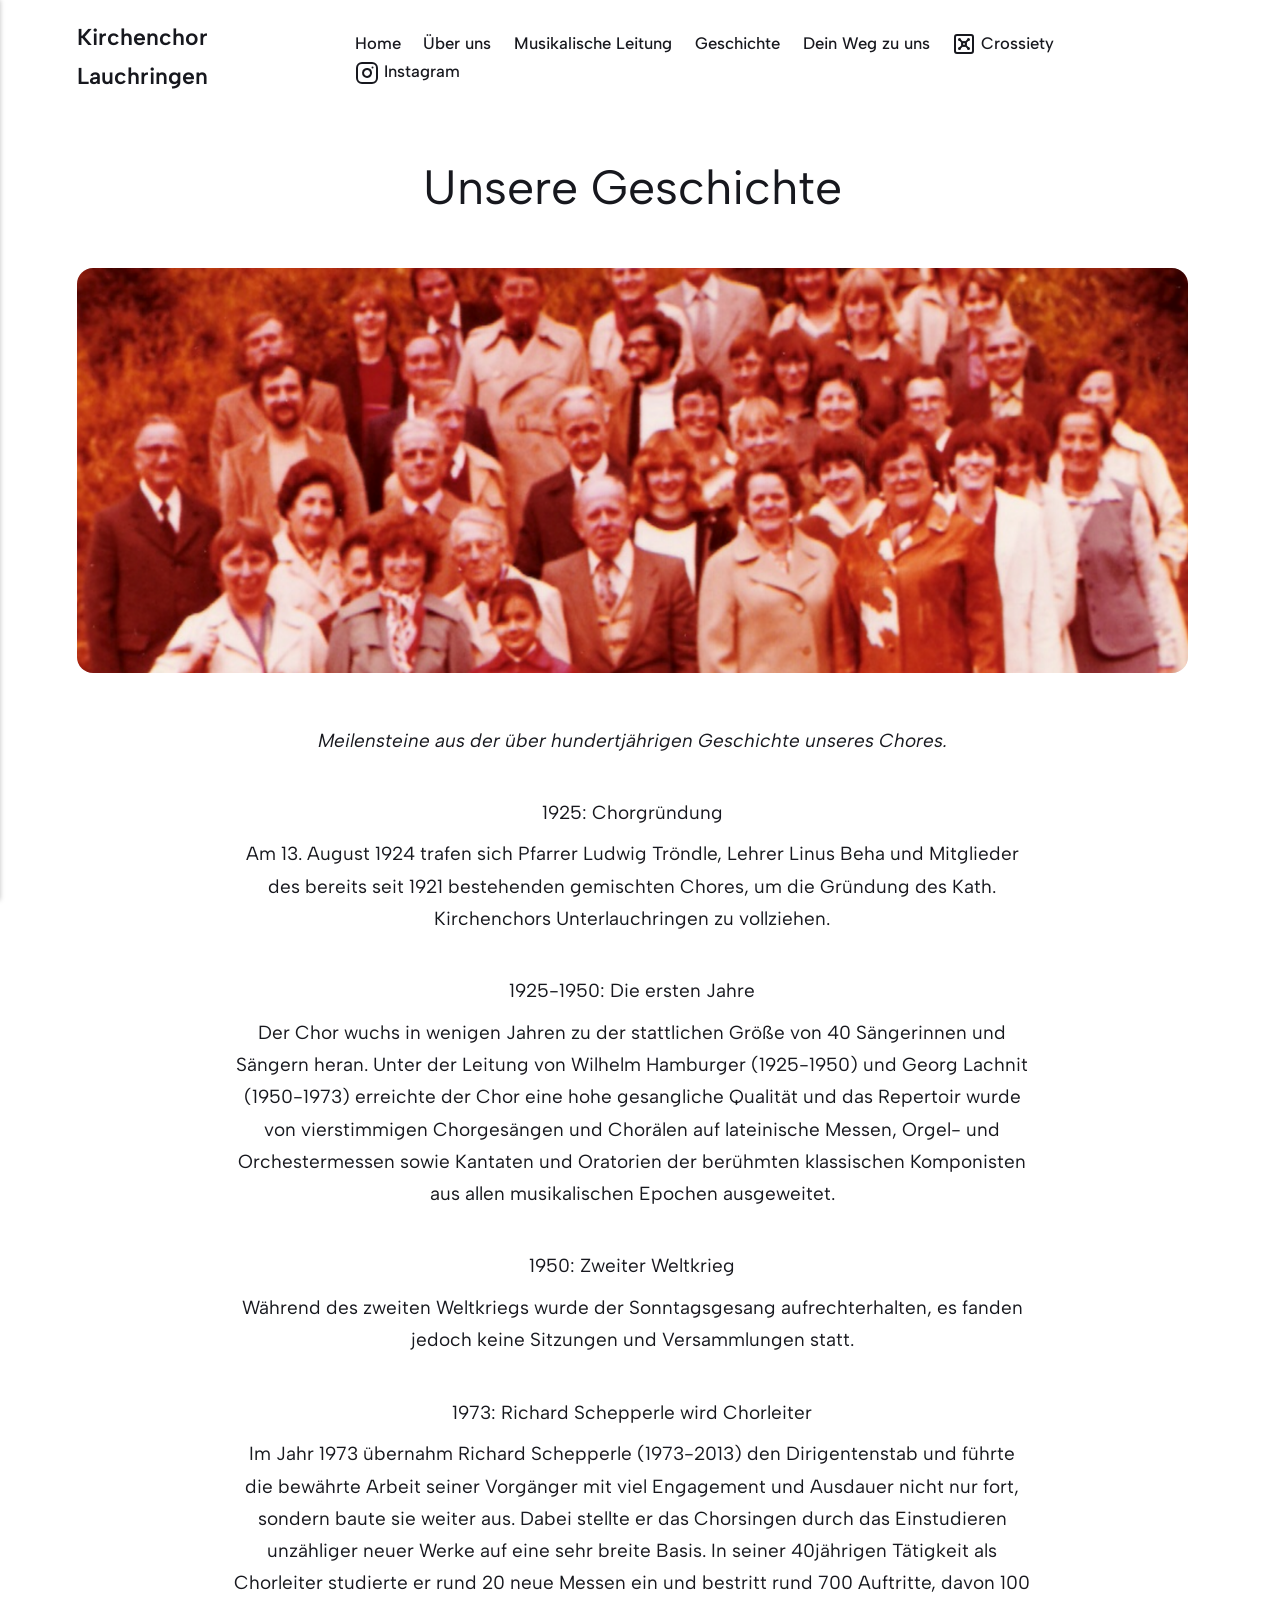
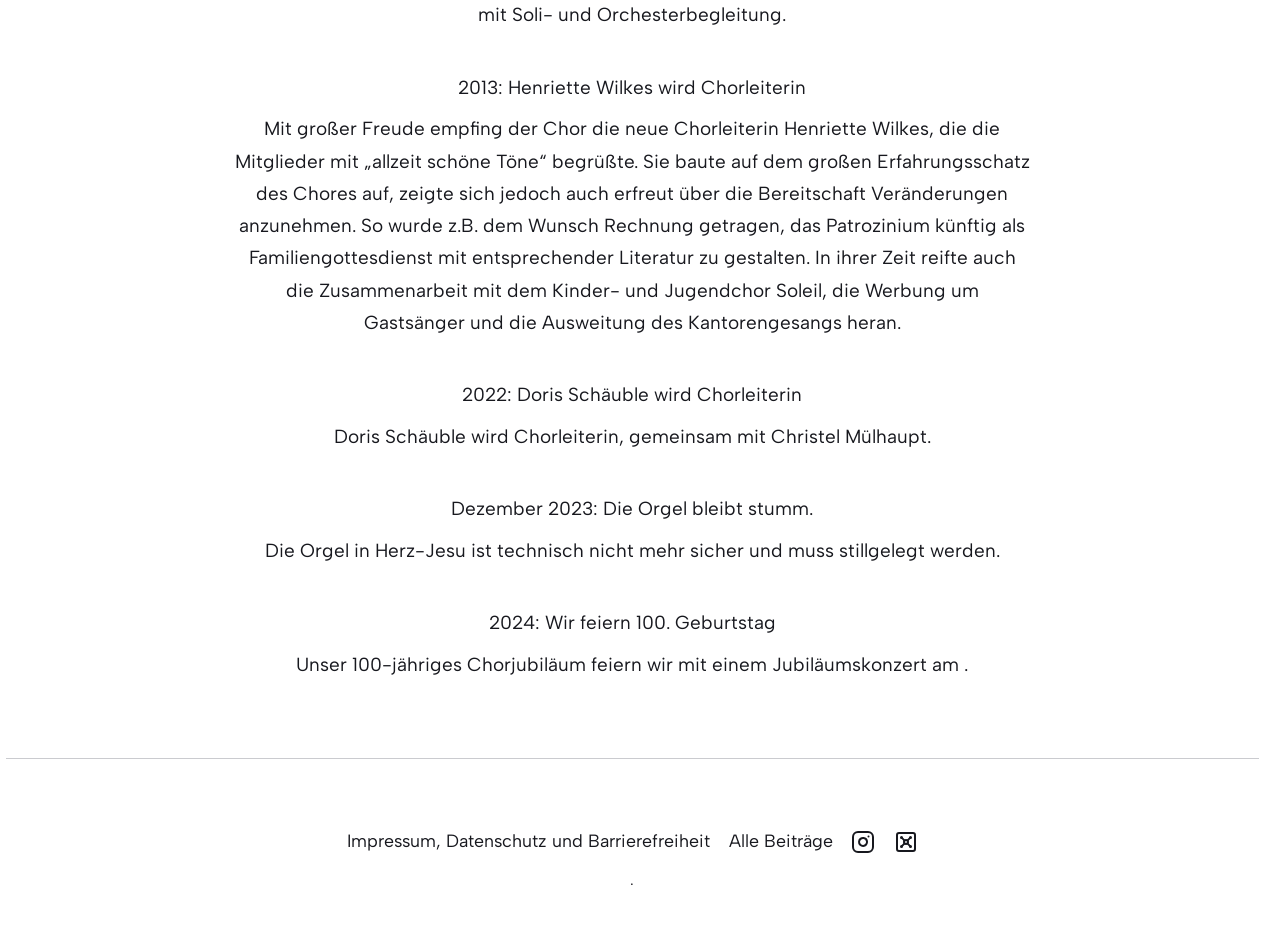
<file: unsere-geschichte.html>
<!DOCTYPE html><html lang="de"><head><meta charset="utf-8"><meta http-equiv="X-UA-Compatible" content="IE=edge"><meta name="viewport" content="width=device-width,initial-scale=1"><title>Unsere Geschichte - Kirchenchor Lauchringen</title><meta name="description" content="Meilensteine aus der über hundertjährigen Geschichte unseres Chores."><meta name="generator" content="Publii Open-Source CMS for Static Site"><link rel="canonical" href="https://halli77.github.io/kiko2/unsere-geschichte.html"><link rel="alternate" type="application/atom+xml" href="https://halli77.github.io/kiko2/feed.xml" title="Kirchenchor Lauchringen - RSS"><link rel="alternate" type="application/json" href="https://halli77.github.io/kiko2/feed.json" title="Kirchenchor Lauchringen - JSON"><meta property="og:title" content="Unsere Geschichte"><meta property="og:image" content="https://halli77.github.io/kiko2/media/posts/6/Bildschirmfoto-2026-03-02-um-09.22.54.png"><meta property="og:image:width" content="3794"><meta property="og:image:height" content="2600"><meta property="og:site_name" content="Kirchenchor Lauchringen"><meta property="og:description" content="Meilensteine aus der über hundertjährigen Geschichte unseres Chores."><meta property="og:url" content="https://halli77.github.io/kiko2/unsere-geschichte.html"><meta property="og:type" content="article"><link rel="preload" href="https://halli77.github.io/kiko2/assets/dynamic/fonts/albertsans/albertsans.woff2" as="font" type="font/woff2" crossorigin><link rel="preload" href="https://halli77.github.io/kiko2/assets/dynamic/fonts/albertsans/albertsans-italic.woff2" as="font" type="font/woff2" crossorigin><link rel="stylesheet" href="https://halli77.github.io/kiko2/assets/css/style.css?v=4a1cf4ec96d9032c181d63408dd0910d"><script type="application/ld+json">{"@context":"http://schema.org","@type":"Article","mainEntityOfPage":{"@type":"WebPage","@id":"https://halli77.github.io/kiko2/unsere-geschichte.html"},"headline":"Unsere Geschichte","datePublished":"2026-02-23T16:51+01:00","dateModified":"2026-03-02T09:25+01:00","image":{"@type":"ImageObject","url":"https://halli77.github.io/kiko2/media/posts/6/Bildschirmfoto-2026-03-02-um-09.22.54.png","height":2600,"width":3794},"description":"Meilensteine aus der über hundertjährigen Geschichte unseres Chores.","author":{"@type":"Person","name":"Michael","url":"https://halli77.github.io/kiko2/authors/michael/"},"publisher":{"@type":"Organization","name":"Michael"}}</script><noscript><style>img[loading] {
                    opacity: 1;
                }</style></noscript><style>.li{fill:none;stroke-linecap:round;stroke-linejoin:round;vertical-align:middle}</style></head><body class="page-template"><header class="top js-header"><a class="logo" href="https://halli77.github.io/kiko2/">Kirchenchor Lauchringen</a><nav class="navbar js-navbar"><button class="navbar__toggle js-toggle" aria-label="Menu" aria-haspopup="true" aria-expanded="false"><span class="navbar__toggle-box"><span class="navbar__toggle-inner">Menu</span></span></button><ul class="navbar__menu"><li><a href="https://halli77.github.io/kiko2/" target="_self">Home</a></li><li><a href="https://halli77.github.io/kiko2/unser-chor.html" target="_self">Über uns</a></li><li><a href="https://halli77.github.io/kiko2/die-chorleitung.html" target="_self">Musikalische Leitung</a></li><li class="active"><a href="https://halli77.github.io/kiko2/unsere-geschichte.html" target="_self">Geschichte</a></li><li><a href="https://halli77.github.io/kiko2/kontakt.html" target="_self">Dein Weg zu uns</a></li><li><a href="https://crossiety.app/groups/14227/posts" title="Crossiety" target="_blank"><svg class="li li-vault" width="24px" height="24px" fill="none" stroke="currentColor" stroke-width="2" viewBox="0 0 24 24"><g><rect width="18" height="18" x="3" y="3" rx="2"/><circle cx="7.5" cy="7.5" r=".5" fill="currentColor"/><path d="m7.9 7.9 2.7 2.7"/><circle cx="16.5" cy="7.5" r=".5" fill="currentColor"/><path d="m13.4 10.6 2.7-2.7"/><circle cx="7.5" cy="16.5" r=".5" fill="currentColor"/><path d="m7.9 16.1 2.7-2.7"/><circle cx="16.5" cy="16.5" r=".5" fill="currentColor"/><path d="m13.4 13.4 2.7 2.7"/><circle cx="12" cy="12" r="2"/></g></svg> Crossiety</a></li><li><a href="https://instagram.com/kirchenchor.lauchringen" title="Instagram" target="_blank"><svg class="li li-instagram" width="24px" height="24px" fill="none" stroke="currentColor" stroke-width="2" viewBox="0 0 24 24"><g><rect width="20" height="20" x="2" y="2" rx="5" ry="5"/><path d="M16 11.37A4 4 0 1 1 12.63 8 4 4 0 0 1 16 11.37M17.5 6.5h.01"/></g></svg> Instagram</a></li></ul></nav></header><main class="page"><article class="content"><div class="hero"><header class="hero__content hero__content--centered"><div class="wrapper"><h1>Unsere Geschichte</h1></div></header><figure class="hero__image"><div class="hero__image-wrapper"><img src="https://halli77.github.io/kiko2/media/posts/6/Bildschirmfoto-2026-03-02-um-09.22.54.png" srcset="https://halli77.github.io/kiko2/media/posts/6/responsive/Bildschirmfoto-2026-03-02-um-09.22.54-xs.webp 640w, https://halli77.github.io/kiko2/media/posts/6/responsive/Bildschirmfoto-2026-03-02-um-09.22.54-sm.webp 768w, https://halli77.github.io/kiko2/media/posts/6/responsive/Bildschirmfoto-2026-03-02-um-09.22.54-md.webp 1024w, https://halli77.github.io/kiko2/media/posts/6/responsive/Bildschirmfoto-2026-03-02-um-09.22.54-lg.webp 1366w, https://halli77.github.io/kiko2/media/posts/6/responsive/Bildschirmfoto-2026-03-02-um-09.22.54-xl.webp 1600w, https://halli77.github.io/kiko2/media/posts/6/responsive/Bildschirmfoto-2026-03-02-um-09.22.54-2xl.webp 1920w" sizes="88vw" loading="eager" height="2600" width="3794" alt=""></div></figure></div><div class="entry-wrapper content__entry"><p class="align-center"><em>Meilensteine aus der über hundertjährigen Geschichte unseres Chores.</em></p><h6 class="align-center">1925: Chorgründung</h6><p class="align-center">Am 13. August 1924 trafen sich Pfarrer Ludwig Tröndle, Lehrer Linus Beha und Mitglieder des bereits seit 1921 bestehenden gemischten Chores, um die Gründung des Kath. Kirchenchors Unterlauchringen zu vollziehen.</p><h6 class="align-center">1925-1950: Die ersten Jahre</h6><p class="align-center">Der Chor wuchs in wenigen Jahren zu der stattlichen Größe von 40 Sängerinnen und Sängern heran. Unter der Leitung von Wilhelm Hamburger (1925-1950) und Georg Lachnit (1950-1973) erreichte der Chor eine hohe gesangliche Qualität und das Repertoir wurde von vierstimmigen Chorgesängen und Chorälen auf lateinische Messen, Orgel- und Orchestermessen sowie Kantaten und Oratorien der berühmten klassischen Komponisten aus allen musikalischen Epochen ausgeweitet.</p><h6 class="align-center">1950: Zweiter Weltkrieg</h6><p class="align-center">Während des zweiten Weltkriegs wurde der Sonntagsgesang aufrechterhalten, es fanden jedoch keine Sitzungen und Versammlungen statt.</p><h6 class="align-center">1973: Richard Schepperle wird Chorleiter</h6><p class="align-center">Im Jahr 1973 übernahm Richard Schepperle (1973-2013) den Dirigentenstab und führte die bewährte Arbeit seiner Vorgänger mit viel Engagement und Ausdauer nicht nur fort, sondern baute sie weiter aus. Dabei stellte er das Chorsingen durch das Einstudieren unzähliger neuer Werke auf eine sehr breite Basis. In seiner 40jährigen Tätigkeit als Chorleiter studierte er rund 20 neue Messen ein und bestritt rund 700 Auftritte, davon 100 mit Soli- und Orchesterbegleitung.</p><h6 class="align-center">2013: Henriette Wilkes wird Chorleiterin</h6><p class="align-center">Mit großer Freude empfing der Chor die neue Chorleiterin Henriette Wilkes, die die Mitglieder mit „allzeit schöne Töne“ begrüßte. Sie baute auf dem großen Erfahrungsschatz des Chores auf, zeigte sich jedoch auch erfreut über die Bereitschaft Veränderungen anzunehmen. So wurde z.B. dem Wunsch Rechnung getragen, das Patrozinium künftig als Familiengottesdienst mit entsprechender Literatur zu gestalten. In ihrer Zeit reifte auch die Zusammenarbeit mit dem Kinder- und Jugendchor Soleil, die Werbung um Gastsänger und die Ausweitung des Kantorengesangs heran.</p><h6 class="align-center">2022: Doris Schäuble wird Chorleiterin</h6><p class="align-center">Doris Schäuble wird Chorleiterin, gemeinsam mit Christel Mülhaupt.</p><h6 class="align-center">Dezember 2023: Die Orgel bleibt stumm.</h6><p class="align-center">Die Orgel in Herz-Jesu ist technisch nicht mehr sicher und muss stillgelegt werden.</p><h6 class="align-center">2024: Wir feiern 100. Geburtstag</h6><p class="align-center">Unser 100-jähriges Chorjubiläum feiern wir mit einem Jubiläumskonzert am .</p></div></article></main><footer class="footer"><div class="wrapper"><nav class="footer__nav"><ul><li><a href="https://halli77.github.io/kiko2/impressum.html" class="al" target="_self">Impressum, Datenschutz und Barrierefreiheit</a></li><li><a href="https://halli77.github.io/kiko2/" class="al" target="_self">Alle Beiträge</a></li><li><a href="https://instagram.com/kirchenchor.lauchringen" class="al" title="Instagram" target="_blank"><svg class="li li-instagram" width="24px" height="24px" fill="none" stroke="currentColor" stroke-width="2" viewBox="0 0 24 24"><g><rect width="20" height="20" x="2" y="2" rx="5" ry="5"/><path d="M16 11.37A4 4 0 1 1 12.63 8 4 4 0 0 1 16 11.37M17.5 6.5h.01"/></g></svg></a></li><li><a href="https://crossiety.app/groups/14227/posts" class="al" title="Crossiety" target="_blank"><svg class="li li-vault" width="24px" height="24px" fill="none" stroke="currentColor" stroke-width="2" viewBox="0 0 24 24"><g><rect width="18" height="18" x="3" y="3" rx="2"/><circle cx="7.5" cy="7.5" r=".5" fill="currentColor"/><path d="m7.9 7.9 2.7 2.7"/><circle cx="16.5" cy="7.5" r=".5" fill="currentColor"/><path d="m13.4 10.6 2.7-2.7"/><circle cx="7.5" cy="16.5" r=".5" fill="currentColor"/><path d="m7.9 16.1 2.7-2.7"/><circle cx="16.5" cy="16.5" r=".5" fill="currentColor"/><path d="m13.4 13.4 2.7 2.7"/><circle cx="12" cy="12" r="2"/></g></svg></a></li></ul></nav><div class="footer__copyright"><p>.</p></div><button id="backToTop" class="footer__bttop" aria-label="Back to top" title="Back to top"><svg width="20" height="20"><use xlink:href="https://halli77.github.io/kiko2/assets/svg/svg-map.svg#toparrow"/></svg></button></div></footer><script defer="defer" src="https://halli77.github.io/kiko2/assets/js/scripts.min.js?v=5b281635e15390808bf7c16849a842a6"></script><script>window.publiiThemeMenuConfig={mobileMenuMode:'sidebar',animationSpeed:300,submenuWidth: 'auto',doubleClickTime:500,mobileMenuExpandableSubmenus:true,relatedContainerForOverlayMenuSelector:'.top'};</script><script>var images = document.querySelectorAll('img[loading]');
        for (var i = 0; i < images.length; i++) {
            if (images[i].complete) {
                images[i].classList.add('is-loaded');
            } else {
                images[i].addEventListener('load', function () {
                    this.classList.add('is-loaded');
                }, false);
            }
        }</script></body></html>
</file>
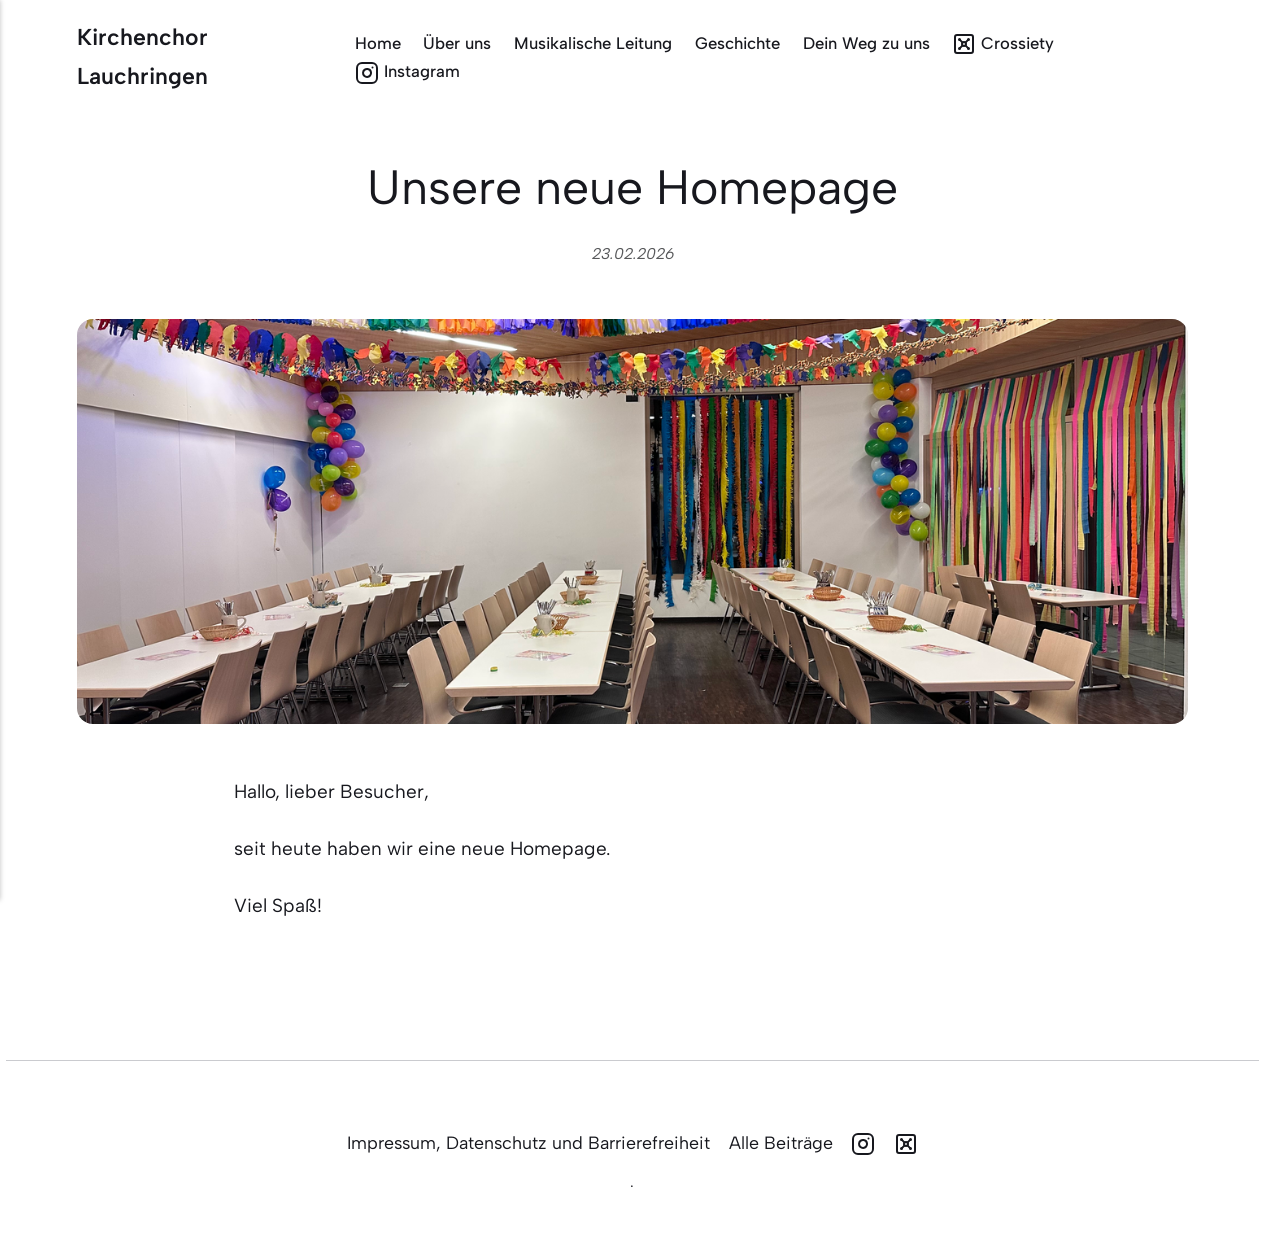
<file: unsere-neue-homepage.html>
<!DOCTYPE html><html lang="de"><head><meta charset="utf-8"><meta http-equiv="X-UA-Compatible" content="IE=edge"><meta name="viewport" content="width=device-width,initial-scale=1"><title>Unsere neue Homepage - Kirchenchor Lauchringen</title><meta name="description" content="Hallo, lieber Besucher, seit heute haben wir eine neue Homepage. Viel Spaß!"><meta name="generator" content="Publii Open-Source CMS for Static Site"><link rel="canonical" href="https://halli77.github.io/kiko2/unsere-neue-homepage.html"><link rel="alternate" type="application/atom+xml" href="https://halli77.github.io/kiko2/feed.xml" title="Kirchenchor Lauchringen - RSS"><link rel="alternate" type="application/json" href="https://halli77.github.io/kiko2/feed.json" title="Kirchenchor Lauchringen - JSON"><meta property="og:title" content="Unsere neue Homepage"><meta property="og:image" content="https://halli77.github.io/kiko2/media/posts/2/IMG_8208.jpeg"><meta property="og:image:width" content="4032"><meta property="og:image:height" content="3024"><meta property="og:site_name" content="Kirchenchor Lauchringen"><meta property="og:description" content="Hallo, lieber Besucher, seit heute haben wir eine neue Homepage. Viel Spaß!"><meta property="og:url" content="https://halli77.github.io/kiko2/unsere-neue-homepage.html"><meta property="og:type" content="article"><link rel="preload" href="https://halli77.github.io/kiko2/assets/dynamic/fonts/albertsans/albertsans.woff2" as="font" type="font/woff2" crossorigin><link rel="preload" href="https://halli77.github.io/kiko2/assets/dynamic/fonts/albertsans/albertsans-italic.woff2" as="font" type="font/woff2" crossorigin><link rel="stylesheet" href="https://halli77.github.io/kiko2/assets/css/style.css?v=4a1cf4ec96d9032c181d63408dd0910d"><script type="application/ld+json">{"@context":"http://schema.org","@type":"Article","mainEntityOfPage":{"@type":"WebPage","@id":"https://halli77.github.io/kiko2/unsere-neue-homepage.html"},"headline":"Unsere neue Homepage","datePublished":"2026-02-23T15:54+01:00","dateModified":"2026-02-23T16:15+01:00","image":{"@type":"ImageObject","url":"https://halli77.github.io/kiko2/media/posts/2/IMG_8208.jpeg","height":3024,"width":4032},"description":"Hallo, lieber Besucher, seit heute haben wir eine neue Homepage. Viel Spaß!","author":{"@type":"Person","name":"Michael","url":"https://halli77.github.io/kiko2/authors/michael/"},"publisher":{"@type":"Organization","name":"Michael"}}</script><noscript><style>img[loading] {
                    opacity: 1;
                }</style></noscript><style>.li{fill:none;stroke-linecap:round;stroke-linejoin:round;vertical-align:middle}</style></head><body class="post-template"><header class="top js-header"><a class="logo" href="https://halli77.github.io/kiko2/">Kirchenchor Lauchringen</a><nav class="navbar js-navbar"><button class="navbar__toggle js-toggle" aria-label="Menu" aria-haspopup="true" aria-expanded="false"><span class="navbar__toggle-box"><span class="navbar__toggle-inner">Menu</span></span></button><ul class="navbar__menu"><li><a href="https://halli77.github.io/kiko2/" target="_self">Home</a></li><li><a href="https://halli77.github.io/kiko2/unser-chor.html" target="_self">Über uns</a></li><li><a href="https://halli77.github.io/kiko2/die-chorleitung.html" target="_self">Musikalische Leitung</a></li><li><a href="https://halli77.github.io/kiko2/unsere-geschichte.html" target="_self">Geschichte</a></li><li><a href="https://halli77.github.io/kiko2/kontakt.html" target="_self">Dein Weg zu uns</a></li><li><a href="https://crossiety.app/groups/14227/posts" title="Crossiety" target="_blank"><svg class="li li-vault" width="24px" height="24px" fill="none" stroke="currentColor" stroke-width="2" viewBox="0 0 24 24"><g><rect width="18" height="18" x="3" y="3" rx="2"/><circle cx="7.5" cy="7.5" r=".5" fill="currentColor"/><path d="m7.9 7.9 2.7 2.7"/><circle cx="16.5" cy="7.5" r=".5" fill="currentColor"/><path d="m13.4 10.6 2.7-2.7"/><circle cx="7.5" cy="16.5" r=".5" fill="currentColor"/><path d="m7.9 16.1 2.7-2.7"/><circle cx="16.5" cy="16.5" r=".5" fill="currentColor"/><path d="m13.4 13.4 2.7 2.7"/><circle cx="12" cy="12" r="2"/></g></svg> Crossiety</a></li><li><a href="https://instagram.com/kirchenchor.lauchringen" title="Instagram" target="_blank"><svg class="li li-instagram" width="24px" height="24px" fill="none" stroke="currentColor" stroke-width="2" viewBox="0 0 24 24"><g><rect width="20" height="20" x="2" y="2" rx="5" ry="5"/><path d="M16 11.37A4 4 0 1 1 12.63 8 4 4 0 0 1 16 11.37M17.5 6.5h.01"/></g></svg> Instagram</a></li></ul></nav></header><main class="post"><article class="content"><div class="hero"><header class="hero__content hero__content--centered"><div class="wrapper"><h1>Unsere neue Homepage</h1><div class="feed__meta content__meta content__meta--centered"><time datetime="2026-02-23T15:54" class="feed__date">23.02.2026</time></div></div></header><figure class="hero__image"><div class="hero__image-wrapper"><img src="https://halli77.github.io/kiko2/media/posts/2/IMG_8208.jpeg" srcset="https://halli77.github.io/kiko2/media/posts/2/responsive/IMG_8208-xs.webp 640w, https://halli77.github.io/kiko2/media/posts/2/responsive/IMG_8208-sm.webp 768w, https://halli77.github.io/kiko2/media/posts/2/responsive/IMG_8208-md.webp 1024w, https://halli77.github.io/kiko2/media/posts/2/responsive/IMG_8208-lg.webp 1366w, https://halli77.github.io/kiko2/media/posts/2/responsive/IMG_8208-xl.webp 1600w, https://halli77.github.io/kiko2/media/posts/2/responsive/IMG_8208-2xl.webp 1920w" sizes="88vw" loading="eager" height="3024" width="4032" alt=""></div></figure></div><div class="entry-wrapper content__entry"><p>Hallo, lieber Besucher,</p><p>seit heute haben wir eine neue Homepage.</p><p>Viel Spaß!</p></div><footer class="content__footer"><div class="entry-wrapper"><div class="content__actions"></div></div></footer></article></main><footer class="footer"><div class="wrapper"><nav class="footer__nav"><ul><li><a href="https://halli77.github.io/kiko2/impressum.html" class="al" target="_self">Impressum, Datenschutz und Barrierefreiheit</a></li><li><a href="https://halli77.github.io/kiko2/" class="al" target="_self">Alle Beiträge</a></li><li><a href="https://instagram.com/kirchenchor.lauchringen" class="al" title="Instagram" target="_blank"><svg class="li li-instagram" width="24px" height="24px" fill="none" stroke="currentColor" stroke-width="2" viewBox="0 0 24 24"><g><rect width="20" height="20" x="2" y="2" rx="5" ry="5"/><path d="M16 11.37A4 4 0 1 1 12.63 8 4 4 0 0 1 16 11.37M17.5 6.5h.01"/></g></svg></a></li><li><a href="https://crossiety.app/groups/14227/posts" class="al" title="Crossiety" target="_blank"><svg class="li li-vault" width="24px" height="24px" fill="none" stroke="currentColor" stroke-width="2" viewBox="0 0 24 24"><g><rect width="18" height="18" x="3" y="3" rx="2"/><circle cx="7.5" cy="7.5" r=".5" fill="currentColor"/><path d="m7.9 7.9 2.7 2.7"/><circle cx="16.5" cy="7.5" r=".5" fill="currentColor"/><path d="m13.4 10.6 2.7-2.7"/><circle cx="7.5" cy="16.5" r=".5" fill="currentColor"/><path d="m7.9 16.1 2.7-2.7"/><circle cx="16.5" cy="16.5" r=".5" fill="currentColor"/><path d="m13.4 13.4 2.7 2.7"/><circle cx="12" cy="12" r="2"/></g></svg></a></li></ul></nav><div class="footer__copyright"><p>.</p></div><button id="backToTop" class="footer__bttop" aria-label="Back to top" title="Back to top"><svg width="20" height="20"><use xlink:href="https://halli77.github.io/kiko2/assets/svg/svg-map.svg#toparrow"/></svg></button></div></footer><script defer="defer" src="https://halli77.github.io/kiko2/assets/js/scripts.min.js?v=5b281635e15390808bf7c16849a842a6"></script><script>window.publiiThemeMenuConfig={mobileMenuMode:'sidebar',animationSpeed:300,submenuWidth: 'auto',doubleClickTime:500,mobileMenuExpandableSubmenus:true,relatedContainerForOverlayMenuSelector:'.top'};</script><script>var images = document.querySelectorAll('img[loading]');
        for (var i = 0; i < images.length; i++) {
            if (images[i].complete) {
                images[i].classList.add('is-loaded');
            } else {
                images[i].addEventListener('load', function () {
                    this.classList.add('is-loaded');
                }, false);
            }
        }</script></body></html>
</file>
